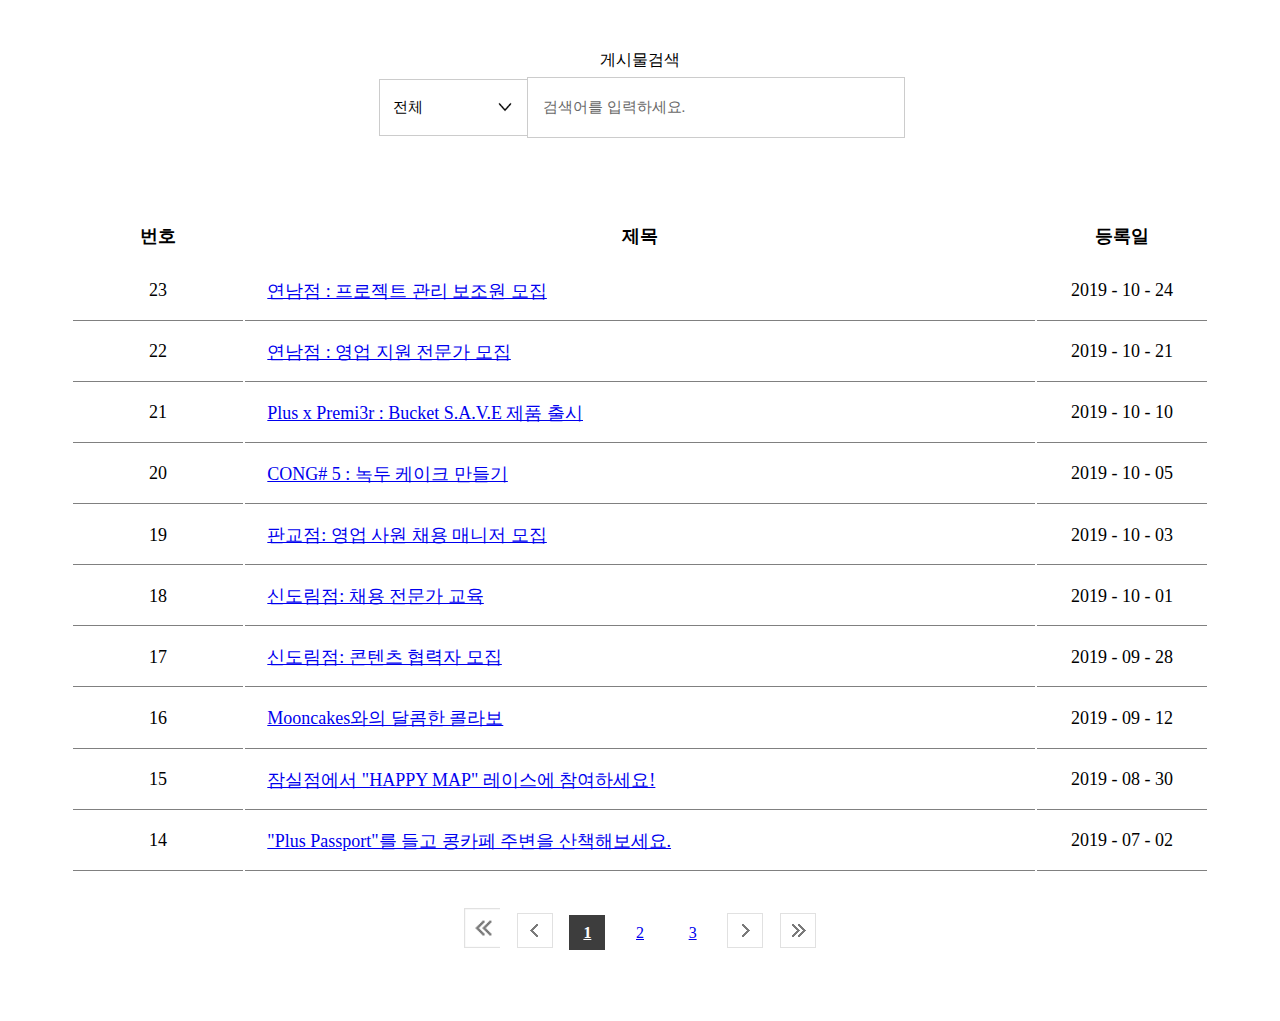
<file: board.html>
<!DOCTYPE html>
<html lang="ko">
<head>
    <meta charset="UTF-8">
    <title>공지사항</title>
    <meta name="viewport" content="width=device-width , initial-scale=1.0">
    <style>
section {position: relative; width: 100%;}

#section_1 {position: relative; width: 100%; margin: 0 auto; max-width: 1400px; margin-top: 50px;}
	
#section_1 .searchbox {width: 100%; margin: 0 auto; text-align: center; margin-bottom: 5%; }
#section_1 .searchbox .selectbox {border: 1px solid #ccc; width: 148px; vertical-align: middle; height: 57px; text-indent: 1vw; margin-right: -4px; border-right: 0; font-size: 15px; font-family: 'NanumSquareB'; appearance: none; -moz-appearance: none;
    -webkit-appearance: none; background: url(images/notice_arrow.png) no-repeat; background-size: 16px 18px; background-position: 117px 17px;}
        .text::appearance {padding-right: 50px;}
#section_1 .searchbox .text {width: 30%; border: 1px solid #ccc; font-size: 15px;  color: black; height: 57px;  text-indent: 1vw; vertical-align: middle; font-family: 'NanumSquareB';}
#section_1 .searchbox .text::placeholder {color: #686868;  font-family: 'NanumSquareB'; }
.searcharea .fa-search{cursor: pointer; font-size: 19px; background: #ccc; width: 57px; vertical-align: middle; height: 57px; line-height: 57px; margin-left: -4px;}
fieldset{border: none; margin: 0 auto;}



 
    
#section_1 .news {width: 1200px; margin: 0 auto;}
        #section_1 .news tbody{font-family: 'NanumSquareR';}
#section_1 .news thead {border-top: 3px solid black; border-bottom: 1px solid #c1bfbf;}
#section_1 .news thead tr td {font-family: 'NanumSquareEB'; font-size: 1vw; padding-top: 1.2%; padding-bottom: 1.2%; padding-right: 1%; padding-left: 1%; text-align: center;}
#section_1 .news thead tr td.hnumber {width: 15%; }
#section_1 .news thead tr td.hname {width: 70%;}
#section_1 .news thead tr td.hdate {width: 15%;}
#section_1 .news tbody {margin: 0; padding: 0;}
#section_1 .news tbody tr {}
#section_1 .news tbody tr td {padding-top: 1.5%; padding-bottom: 1.5%;}
#section_1 .news tbody tr td.number {width: 15%; text-align: center; border-bottom: 1px solid #c1bfbf; font-size: 16px;}
#section_1 .news tbody tr td.name {width: 70%; text-align: left; padding-left: 2%; border-bottom: 1px solid #c1bfbf; font-size: 16px;}
#section_1 .news tbody tr td.date {width: 15%; text-align: center; border-bottom: 1px solid #c1bfbf; font-size: 16px;}

#section_1 .page_num {width: 100%; text-align: center; margin: 0 auto; display: inline-block; position: relative; margin-top: 2%; margin-bottom: 5%;}
#section_1 .page_num .front_page {display: inline-block; width: 36px; height: 35px; padding-top: 5px; background: url(images/front.png); position: relative; top: 10px; margin-right: 1%; background-size: cover;}
#section_1 .page_num .prev {display: inline-block; width: 36px; height: 35px; background: url(images/prev.png); position: relative; top: 10px; margin-right: 1%; background-size: cover;}
#section_1 .page_num .num_1 {display: inline-block; width: 36px; height: 35px; line-height: 35px; margin-right: 1%;}
#section_1 .page_num .num_2 {display: inline-block; width: 36px; height: 35px; line-height: 35px; margin-right: 1%;}
#section_1 .page_num .num_3 {display: inline-block; width: 36px; height: 35px; line-height: 35px; margin-right: 1%;}
#section_1 .page_num .next {display: inline-block; width: 36px; height: 35px; background: url(images/next.png); margin-right: 1%; position: relative; top: 10px; background-size: cover;}
#section_1 .page_num .back_page {display: inline-block; width: 36px; height: 35px; background: url(images/back.png); position: relative; top: 10px; background-size: cover;}
.onClick{background: #3d3d3d; font-weight: bold; color: white;}



@media screen and (min-width:1200px) and (max-width:1399px){

	
	
	#section_1 .news {width: 90%; margin: 0 auto;}
	#section_1 .news thead {border-top: 2px solid black; border-bottom: 1px solid grey;}
	#section_1 .news thead tr {}
	#section_1 .news thead tr td {font-weight: bold; font-size: 18px; padding-top: 1%; padding-bottom: 1%; padding-right: 1%; padding-left: 1%; text-align: center;}
	#section_1 .news thead tr td.hnumber {width: 15%;}
	#section_1 .news thead tr td.hname {width: 70%;}
	#section_1 .news thead tr td.hdate {width: 15%;}
	#section_1 .news tbody {margin: 0; padding: 0;}
	#section_1 .news tbody tr {}
	#section_1 .news tbody tr td {padding-top: 1.5%; padding-bottom: 1.5%;}
	#section_1 .news tbody tr td.number {width: 15%; text-align: center; border-bottom: 1px solid grey; font-size: 18px;}
	#section_1 .news tbody tr td.name {width: 70%; text-align: left; padding-left: 2%; border-bottom: 1px solid grey; font-size: 18px;}
	#section_1 .news tbody tr td.date {width: 15%; text-align: center; border-bottom: 1px solid grey; font-size: 18px;}
    
    

}


@media screen and (min-width:800px) and (max-width:1199px){

	

	#section_1 .news {width: 90%; margin: 0 auto;}
	#section_1 .news thead {border-top: 3px solid black; border-bottom: 1px solid grey;}
	#section_1 .news thead tr {}
	#section_1 .news thead tr td {font-weight: bold; font-size: 17px; padding-top: 1%; padding-bottom: 1%; padding-right: 1%; padding-left: 1%; text-align: center;}
	#section_1 .news thead tr td.hnumber {width: 15%;}
	#section_1 .news thead tr td.hname {width: 70%;}
	#section_1 .news thead tr td.hdate {width: 15%;}
	#section_1 .news tbody {margin: 0; padding: 0;}
	#section_1 .news tbody tr {}
	#section_1 .news tbody tr td {padding-top: 1.5%; padding-bottom: 1.5%;}
	#section_1 .news tbody tr td.number {width: 15%; text-align: center; border-bottom: 1px solid grey; font-size: 16px;}
	#section_1 .news tbody tr td.name {width: 70%; text-align: left; padding: 20px; border-bottom: 1px solid grey; font-size: 16px;}
	#section_1 .news tbody tr td.date {width: 15%; text-align: center; border-bottom: 1px solid grey; font-size: 16px;}
    
    #section_1 .page_num .front_page {display: inline-block; width: 25px; height: 24px; padding-top: 5px; background: url(images/front.png); position: relative; top: 10px; margin-right: 1%; background-size: cover;}
    
    #section_1 .page_num .prev {display: inline-block; width: 25px; height: 24px; background: url(images/prev.png); position: relative; top: 10px; margin-right: 1%; background-size: cover;}
    
    #section_1 .page_num .num_1 {display: inline-block; width: 25px; height: 24px; line-height: 24px; margin-right: 1%; position: relative; top: 2px; font-size: 15px;}

    
    #section_1 .page_num .num_2 {display: inline-block; width: 25px; height: 24px; line-height: 24px; margin-right: 1%; position: relative; top: 2px; font-size: 15px;}
    
    #section_1 .page_num .num_3 {display: inline-block; width: 25px; height: 24px; line-height: 24px; margin-right: 1%; position: relative; top: 2px; font-size: 15px;}
    
    
    #section_1 .page_num .next {display: inline-block; width: 25px; height: 24px; background: url(images/next.png); margin-right: 1%; position: relative; top: 10px; background-size: cover;}
    
    #section_1 .page_num .back_page {display: inline-block; width: 25px; height: 24px; background: url(images/back.png); position: relative; top: 10px; background-size: cover;}


}

@media all and (min-width:30px) and (max-width:800px){

    p.new{font-size: 24px;}
    #section_1 .searchbox .selectbox{height: 45px; text-indent: 3vw; font-size: 12px; background-size: 15px 17px; background-position: 117px 13px;}
    #section_1 .searchbox .text{height: 45px; font-size: 12px;}
    #section_1 .fa-search{font-size: 17px; width: 45px; height: 45px; line-height: 45px;}
	#section_1 .news {width: 90%; margin: 0 auto;}
	#section_1 .news thead {border-top: 3px solid black; border-bottom: 1px solid grey;}
	#section_1 .news thead tr {}
	#section_1 .news thead tr td {font-weight: bold; font-size: 14px; padding: 8px; text-align: center;}
	#section_1 .news thead tr td.hnumber {width: 15%;}
	#section_1 .news thead tr td.hname {width: 70%;}
	#section_1 .news thead tr td.hdate {width: 15%;}
	#section_1 .news tbody {margin: 0; padding: 0;}
	#section_1 .news tbody tr {}
	#section_1 .news tbody tr td {padding-top: 5%; padding-bottom: 5%;}
	#section_1 .news tbody tr td.number {width: 13%; text-align: center; border-bottom: 1px solid grey; font-size: 14px;}
	#section_1 .news tbody tr td.name {width: 70%; text-align: left; padding-left: 2%; border-bottom: 1px solid grey; font-size: 14px; padding-right: 2%;}
	#section_1 .news tbody tr td.date {width: 17%; text-align: center; border-bottom: 1px solid grey; font-size: 14px;}
    
    #section_1 .page_num .front_page {display: inline-block; width: 25px; height: 24px; padding-top: 5px; background: url(images/front.png); position: relative; top: 10px; margin-right: 1%; background-size: cover;}
    
    #section_1 .page_num .prev {display: inline-block; width: 25px; height: 24px; background: url(images/prev.png); position: relative; top: 10px; margin-right: 1%; background-size: cover;}
    
    #section_1 .page_num .num_1 {display: inline-block; width: 25px; height: 24px; line-height: 24px; margin-right: 1%; position: relative; top: 2px; font-size: 14px;}
    
    #section_1 .page_num .num_2 {display: inline-block; width: 25px; height: 24px; line-height: 24px; margin-right: 1%; position: relative; top: 2px; font-size: 14px;}
    
    #section_1 .page_num .num_3 {display: inline-block; width: 25px; height: 24px; line-height: 24px; margin-right: 1%; position: relative; top: 2px; font-size: 14px;}
    
    
    #section_1 .page_num .next {display: inline-block; width: 25px; height: 24px; background: url(images/next.png); margin-right: 1%; position: relative; top: 10px; background-size: cover;}
    
    #section_1 .page_num .back_page {display: inline-block; width: 25px; height: 24px; background: url(images/back.png); position: relative; top: 10px; background-size: cover;}
	
}
    </style>
    
    <script type="text/javascript" src="js/jquery-3.4.1.min.js"></script>
    
    <script>
    $(function(){
        var i=0;
        console.log($("table").index());
        $(".n1").show();
        $(".num_1").addClass("onClick");
        $(".num_2").removeClass("onClick");
        $(".num_3").removeClass("onClick");
        $(".n2").hide();
        $(".n3").hide();
        
        $(".front_page").click(function(e){
            e.preventDefault();
            $(".n1").show();
            $(".num_1").addClass("onClick");
            $(".num_2").removeClass("onClick");
            $(".num_3").removeClass("onClick");
            $(".n2").hide();
            $(".n3").hide();
        });
        
        $(".prev").click(function(e){
            e.preventDefault();
            switch(i){
                case 1:
                    i = 0;
                    $(".n1").show();
                    $(".num_1").addClass("onClick");
                    $(".num_2").removeClass("onClick");
                    $(".num_3").removeClass("onClick");
                    $(".n2").hide();
                    $(".n3").hide();
                    break;
                case 2:
                    i = 1;
                    $(".n2").show();
                    $(".num_2").addClass("onClick");
                    $(".num_1").removeClass("onClick");
                    $(".num_3").removeClass("onClick");
                    $(".n1").hide();
                    $(".n3").hide();
                    break;
                case 3:
                    i = 2;
                    $(".n3").show();
                    $(".num_3").addClass("onClick");
                    $(".num_1").removeClass("onClick");
                    $(".num_2").removeClass("onClick");
                    $(".n1").hide();
                    $(".n2").hide();
                    break;

            }
                    
        });
        
        $(".num_1").click(function(e){
            e.preventDefault();
            i = 0;
            $(".n1").show();
            $(".num_1").addClass("onClick");
            $(".num_2").removeClass("onClick");
            $(".num_3").removeClass("onClick");
            $(".n2").hide();
            $(".n3").hide();
        });
        $(".num_2").click(function(e){
            e.preventDefault();
            i = 1;
            $(".n2").show();
            $(".num_2").addClass("onClick");
            $(".num_1").removeClass("onClick");
            $(".num_3").removeClass("onClick");
            $(".n1").hide();
            $(".n3").hide();
        });
        $(".num_3").click(function(e){
            e.preventDefault();
            i = 2;
            $(".n3").show();
            $(".num_3").addClass("onClick");
            $(".num_1").removeClass("onClick");
            $(".num_2").removeClass("onClick");
            $(".n1").hide();
            $(".n2").hide();
        });

        
        $(".next").click(function(e){
            e.preventDefault();
            switch(i){
                case 0:
                    i = 1;
                    $(".n2").show();
                    $(".num_2").addClass("onClick");
                    $(".num_1").removeClass("onClick");
                    $(".num_3").removeClass("onClick");
                    $(".n1").hide();
                    $(".n3").hide();
                    break;
                case 1:
                    i = 2;
                    $(".n3").show();
                    $(".num_3").addClass("onClick");
                    $(".num_1").removeClass("onClick");
                    $(".num_2").removeClass("onClick");
                    $(".n1").hide();
                    $(".n2").hide();
                    break;

            }
                    
        });
        
        $(".back_page").click(function(e){
            e.preventDefault();
            $(".n3").show();
            $(".num_3").addClass("onClick");
            $(".num_1").removeClass("onClick");
            $(".num_2").removeClass("onClick");
            $(".n1").hide();
            $(".n2").hide();
        });
    });
        
    </script>
    
    
</head>
<body>
    	<section>		
    		<div id="section_1">
    			<div class="searchbox">
    				<form action="post" class="searcharea">
    					<fieldset>
    						<legend>게시물검색</legend>
    						<select name="select1" id="select1" class="selectbox">
    							<option value>전체</option>
    							<option value="1">제목</option>
    							<option value="2">내용</option>
    						</select>
    						<input type="text" class="text" title="검색어" placeholder="검색어를 입력하세요.">
    						<i class="fa fa-search"></i>
    					</fieldset>
    				</form>
    			</div>
    		
    		
    		
    			
    			<table class="news n1">
    				<thead>
    					<tr>
    						<td class="hnumber">번호</td>
    						<td class="hname">제목</td>
    						<td class="hdate">등록일</td>
    					</tr>
    				</thead>
    				<tbody>
    					<tr>
    						<td class="number">23</td>
    						<td class="name"><a href="#1">연남점 : 프로젝트 관리 보조원 모집</a></td>
    						<td class="date">2019 - 10 - 24</td>
    					</tr>
    					<tr>
    						<td class="number">22</td>
    						<td class="name"><a href="#1">연남점 : 영업 지원 전문가 모집</a></td>
    						<td class="date">2019 - 10 - 21</td>
    					</tr>
    					<tr>
    						<td class="number">21</td>
    						<td class="name"><a href="#1">Plus x Premi3r : Bucket S.A.V.E 제품 출시</a></td>
    						<td class="date">2019 - 10 - 10</td>
    					</tr>
    					<tr>
    						<td class="number">20</td>
    						<td class="name"><a href="#1">CONG# 5 : 녹두 케이크 만들기</a></td>
    						<td class="date">2019 - 10 - 05</td>
    					</tr>
    					<tr>
    						<td class="number">19</td>
    						<td class="name"><a href="#1">판교점: 영업 사원 채용 매니저 모집</a></td>
    						<td class="date">2019 - 10 - 03</td>
    					</tr>
    					<tr>
    						<td class="number">18</td>
    						<td class="name"><a href="#1">신도림점: 채용 전문가 교육</a></td>
    						<td class="date">2019 - 10 - 01</td>
    					</tr>
    					<tr>
    						<td class="number">17</td>
    						<td class="name"><a href="#1">신도림점: 콘텐츠 협력자 모집</a></td>
    						<td class="date">2019 - 09 - 28</td>
    					</tr>
    					<tr>
    						<td class="number">16</td>
    						<td class="name"><a href="#1">Mooncakes와의 달콤한 콜라보</a></td>
    						<td class="date">2019 - 09 - 12</td>
    					</tr>
    					<tr>
    						<td class="number">15</td>
    						<td class="name"><a href="#1">잠실점에서 "HAPPY MAP" 레이스에 참여하세요!</a></td>
    						<td class="date">2019 - 08 - 30</td>
    					</tr>
    					<tr>
    						<td class="number">14</td>
    						<td class="name"><a href="#1">"Plus Passport"를 들고 콩카페 주변을 산책해보세요.</a></td>
    						<td class="date">2019 - 07 - 02</td>
    					</tr>
    				</tbody>
    			</table>
    			
    			<table class="news n2">
    				<thead>
    					<tr>
    						<td class="hnumber">번호</td>
    						<td class="hname">제목</td>
    						<td class="hdate">등록일</td>
    					</tr>
    				</thead>
    				<tbody>
    					<tr>
    						<td class="number">13</td>
    						<td class="name"><a href="#1">새로운 로열티 카드로 포인트 적립 받으세요!</a></td>
    						<td class="date">2019 - 06 - 30</td>
    					</tr>
    					<tr>
    						<td class="number">12</td>
    						<td class="name"><a href="#1">'두리안 코코넛 스무디', '코코넛 민트' 출시</a></td>
    						<td class="date">2019 - 06 - 15</td>
    					</tr>
    					<tr>
    						<td class="number">11</td>
    						<td class="name"><a href="#1">행복한 어린이 날, 콩카페에서 의미있는 선물 받기</a></td>
    						<td class="date">2019 - 05 - 01</td>
    					</tr>
    					<tr>
    						<td class="number">10</td>
    						<td class="name"><a href="#1">콩카페, "Take away"모델 출시</a></td>
    						<td class="date">2019 - 04 - 29</td>
    					</tr>
    					<tr>
    						<td class="number">9</td>
    						<td class="name"><a href="#1">Plus Green : 지구의 날에 패브릭 스트랩 제공</a></td>
    						<td class="date">2019 - 04 - 15</td>
    					</tr>
    					<tr>
    						<td class="number">8</td>
    						<td class="name"><a href="#1">판교, 향수를 불러일으키는 커피 한 방울</a></td>
    						<td class="date">2019 - 04 - 04</td>
    					</tr>
    					<tr>
    						<td class="number">7</td>
    						<td class="name"><a href="#1">캠페인 출시 "오래, 영원히"</a></td>
    						<td class="date">2019 - 03 - 25</td>
    					</tr>
    					<tr>
    						<td class="number">6</td>
    						<td class="name"><a href="#1">봄 투어 'PASSPORT PLUS'</a></td>
    						<td class="date">2019 - 03 - 04</td>
    					</tr>
    					<tr>
    						<td class="number">5</td>
    						<td class="name"><a href="#1">신메뉴 "레몬 망고 차" 출시</a></td>
    						<td class="date">2019 - 01 - 23</td>
    					</tr>
    					<tr>
    						<td class="number">4</td>
    						<td class="name"><a href="#1">'FRESH-HONG-FUN' 기념품 선물 세트</a></td>
    						<td class="date">2018 - 11 - 11</td>
    					</tr>
    				</tbody>
    			</table>
    			
    			<table class="news n3">
    				<thead>
    					<tr>
    						<td class="hnumber">번호</td>
    						<td class="hname">제목</td>
    						<td class="hdate">등록일</td>
    					</tr>
    				</thead>
    				<tbody>
    					<tr>
    						<td class="number">3</td>
    						<td class="name"><a href="#1">베트남항공 타GO
베트남 콩카페 로 GO!</a></td>
    						<td class="date">2018 - 09 - 11</td>
    					</tr>
    					<tr>
    						<td class="number">2</td>
    						<td class="name"><a href="#1">콩카페 1호점 오픈 기념 퀴즈 이벤트</a></td>
    						<td class="date">2018 - 08 - 02</td>
    					</tr>
    					<tr>
    						<td class="number">1</td>
    						<td class="name"><a href="#1">콩카페가 연남동으로 찾아갑니다!</a></td>
    						<td class="date">2018 - 07 - 20</td>
    					</tr>
    				</tbody>
    			</table>
    					
    			
    			
    			<div class="page_num">
    				<a href="#" class="front_page">
    				</a>
    				<a href="#" class="prev">
    				</a>
    				<a href="#" class="num_1">1</a>
    				<a href="#" class="num_2">2</a>
    				<a href="#" class="num_3">3</a>
    				<a href="#" class="next">
    				</a>
    				<a href="#" class="back_page">
    				</a>
    			</div>
    		</div>
    	</section>
	
	
	
</body>
</html>
</file>
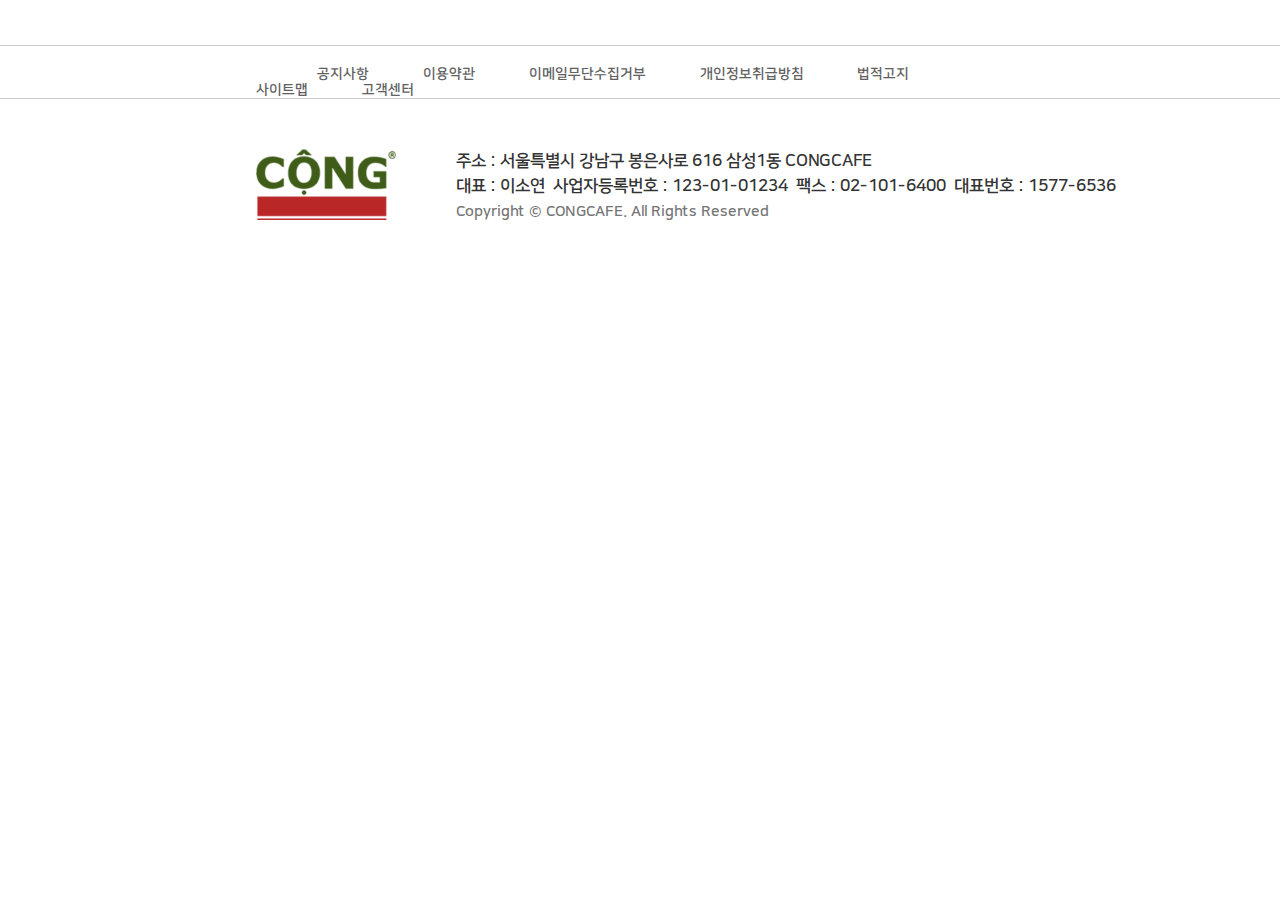
<file: footer.html>
<!DOCTYPE html>
<html lang="ko">
<head>
  <meta charset="utf-8">
  <title>콩카페</title>
  <meta name="viewport" content="width=device-width, initial-scale=1, minimum-scale=1, maximum-scale=1">
  <link rel="stylesheet" href="css/index.css">
  <script src="js/jquery-3.4.1.min.js"></script>
    <script>
       

    </script>
    
    <style>
footer{clear: both; width: 100%; height: 200px; padding-top: 35px;}
#footer{width: 60%; margin: 0 auto;}
.footer_m{text-align: center; padding-top: 20px; padding-bottom: 20px;}
.footer_m>ul>li{float: left; margin-right: 7%; display: block; color:#616161; font-size: 14px;}
.footer_m>ul>li:hover{color: #3f5d18}
.footer_m>ul>li:nth-child(1){margin-left: 8%;}
.footer_m>ul>li:nth-child(7){margin-right: 0;}
.footer_line{clear: both; height: 1px; width: 100%; background: #cccccc; margin-top: 10px;}
.footer_logo{background:url(images/logo.png) no-repeat; width: 200px; height: 100px; background-size: 70%; position: absolute; margin-top: 50px; margin-bottom: 20px;}
address{font-style: normal; margin-top:50px; font-size: 17px; position: absolute; margin-left: 200px; line-height: 25px;}
address>p{color:#757575; font-size: 15px; }
    </style>
  
</head>
<body>
    <footer>
        <div class="footer_line"></div>
        <div id="footer">

            <div class="footer_m">
                <ul>
                    <li><a href="#">공지사항</a></li>
                    <li><a href="#">이용약관</a></li>
                    <li><a href="#">이메일무단수집거부</a></li>
                    <li><a href="#">개인정보취급방침</a></li>
                    <li><a href="#">법적고지</a></li>
                    <li><a href="#">사이트맵</a></li>
                    <li><a href="#">고객센터</a></li>
                </ul>
            </div>   
        </div>
        <div class="footer_line ex2"></div>
        <div id="footer">
            <div class="footer_logo"></div>
            <address>주소 : 서울특별시 강남구 봉은사로 616 삼성1동 CONGCAFE<br>
            대표 : 이소연 &nbsp;사업자등록번호 : 123-01-01234 &nbsp;팩스 : 02-101-6400 &nbsp;대표번호 : 1577-6536<br>
            <p class="strong">Copyright &copy; CONGCAFE. All Rights Reserved</p>
            </address>
        </div>
    </footer>

  
</body>
</html>
</file>
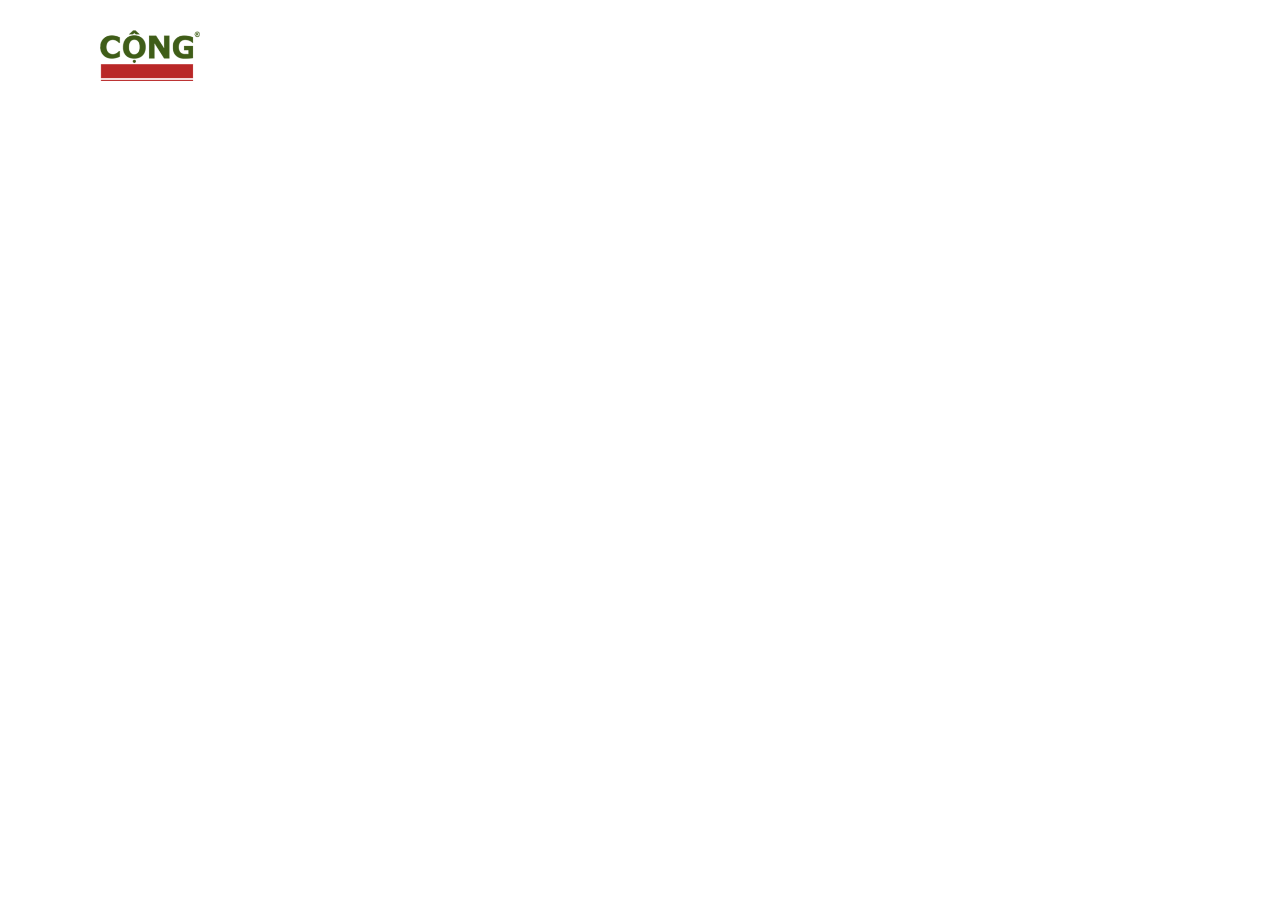
<file: header.html>
<!DOCTYPE html>
<html lang="ko">
<head>
  <meta charset="utf-8">
  <title>콩카페</title>
  <meta name="viewport" content="width=device-width, initial-scale=1, minimum-scale=1, maximum-scale=1">
  <link rel="stylesheet" href="css/index.css">
  <script src="js/jquery-3.4.1.min.js"></script>
    <script>
           $(function(){

       
      //menu
           $("#menu>ul>li").hover(function(){
               var i=$(this).index();
               $("ul.sub").stop().fadeIn(400);
               $("header").css({"height":"230px"});
               $("#right_menu").css({"color":"black"});
               $("#menu>ul").css({"color":"#252525"});
               $("#menu>ul>li>.t_line").css({"color":"#4d6205"});
           },function(){
               $("ul.sub").stop().fadeOut(100);
               $("header").css({"height":"0px"});
               $("#right_menu").css({"color":"white"});
               $("#menu>ul").css({"color":"white"});
               $("#menu>ul>li>.t_line").css({"color":"white"});
           });
            
            
           $(".menu_icon").click(function(){
              $("#slide_menu").stop().show(300); 
           });
            
           $(".close_bt").click(function(){
              $("#slide_menu").stop().hide(200);
           });
            
                
            $("#slide_menu>ul>li.cong").click(function(){
                 var onCheck = $(this).children("#slide_menu>ul>li>a").hasClass("on");
                  
                  if(onCheck){
                      $(this).children("#slide_menu>ul>li>a").removeClass("on");
                      $(this).siblings("ul.slide").hide();
                  }
                  else{
                      $("#slide_menu>ul>li>a").addClass("on");
                      $(this).siblings("ul.slide").show();
                  }
              });
        //menu 햄버거 슬라이드 업다운
    var isOn=0;
    var current=10;
    $("#slide_menu> ul > li ").click(function(){
        var i = $(this).index();
        if (isOn == 1){
            current = 10;
        }
        console.log("i:"+ i+"current:"+current+ "isOn:"+isOn);
        if (current != i){
            $("#m_menu > #m_bg_menu > .m_btm_menu > ul > li > .m_sub").stop().slideUp(function(){
                $("#m_menu > #m_bg_menu > .m_btm_menu > ul > li").css({"background":"url(images/m_menu_down.png) 93% 15px no-repeat", "background-size": "25px 25px"});
            });

            $("#m_menu > #m_bg_menu > .m_btm_menu > ul > li > a").eq(i).css({"color":"#39528a", "font-weight":"bold", "font-family":"NanumSquareEB"});

            $("#m_menu > #m_bg_menu > .m_btm_menu > ul > li > .m_sub").eq(i).stop().slideDown(function(){
                $("#m_menu > #m_bg_menu > .m_btm_menu > ul > li").eq(i).css({"background":"url(images/m_menu_up.png) 93% 15px no-repeat", "background-size": "25px 25px"});
                isOn = 2;
            });
        } else {
             $("#m_menu > #m_bg_menu > .m_btm_menu > ul > li > .m_sub").stop().slideUp(function(){
                $("#m_menu > #m_bg_menu > .m_btm_menu > ul > li").css({"background":"url(images/m_menu_down.png) 93% 15px no-repeat", "background-size": "25px 25px"});
                 isOn= 1;
            });
        }
        current = i;
    });  
       });

    </script>
    
    <style>
        /*header*/
header{position:absolute; height:0; background:  white; width: 100%; margin: 0 auto; z-index: 1111; transition: 0.5s; color: white;}
#logo{float: left; position: relative; margin-left: 100px;}

/*메뉴바*/
#menu{width: 100%;  margin: 0 auto; font-family:'NanumSquareEB'; padding-top: 30px;}
#menu>ul{max-width: 1200px; margin: 0 auto; padding-left: 50px; color: white; font-size: 19px;}
#menu>ul:after{content: ""; display: block; clear: both;}
#menu>ul>li{float: left; text-align: center; width: 20%; margin: 0 auto; line-height: 40px; }
.hidden{color: white; visibility: hidden}
ul.sub{width: 100%; position: relative; display: none; left: 0; border-right: 1px solid #e5e5e5;font-family: 'NanumSquareB';}
ul#line{border-left: 1px solid #dddddd;}
ul.sub:after{content: ""; display: block; clear: both;}
ul.sub>li{float: left; width: 100%;}
ul.sub>li>a{display: block; text-align: center; padding: 5px 10px;}
.t_line{display:inline-block; margin:0; text-transform:uppercase;}
.t_line:after {display:block; content: ''; border-bottom: solid 3px #4d6205;  transform: scaleX(0); transition: transform 250ms ease-in-out;}
.t_line:hover:after { transform: scaleX(1); }
#right_menu{position: absolute; right: 100px; margin-top: 10px; top: 0;font-family: 'NanumSquareR'; color: white; padding-top: 30px;}
#right_menu>ul>li{float: left}
#right_menu>.menu_icon{float: left; display: none; margin-right: -50px;}

/*slide 메뉴바*/
#slide_menu{position: fixed; background:url(images/stamp-cong.png) no-repeat #425805; background-position: 100% 95%; background-size:50%; color: white; display: none; width: 80%; right: 0; height: 100%; z-index: 1111;}
#slide_menu>ul{margin: 20px;}
#slide_menu>ul>li{padding: 20px; width: 100%; font-size: 18px; font-family: 'NanumSquareB'; }
.close_bt{position: absolute; left: -50px; padding: 20px; background: #2a350a; width: 50px;}




.accordion{width:100%;padding:18px;border:none;border-bottom:1px solid #ced4da;outline:none;background:none;color:white;font-size:15px;text-align:left;cursor:pointer;transition:0.4s;font-family: 'NanumSquareEB';font-size: 18px}
button:hover{color: #131902;}
.accordion:first-child{border-top:1px solid #ced4da;}
.active, .accordion:hover{}
.accordion:after{float:right;margin-left:5px;content:'\002B';color:white;font-weight:bold;}
.active:after{content:"\2212";}
.panel{max-height:0;padding:0 18px;overflow:hidden;background:none; transition:max-height 0.2s ease-out;font-family: 'NanumSquareB'; font-size: 18px;}
.panel>p{margin-top: 20px;color:#d2d8bd}
.panel>p:nth-child(1){margin-top: 30px; margin-bottom: 30px;}
.panel>p:nth-child(2){margin-bottom: 30px;}
    </style>
  
</head>
<body>
    <header>

        <div id="menu">
        <div id="logo">
            <h1>
                <a href="index.html"><img src="images/logo.png" alt="콩카페" width="100px"></a>
            </h1>
        </div>
        <ul>
            <li><a href="sub-1.html" class="t_line">CONGCAFE</a>
                <ul id="line" class="sub">
                    <li><a href="sub-1.html">브랜드소개</a></li> 
                    <li class="hidden"><a href="#">.</a></li>   
                </ul>
            </li>
            <li><a href="sub-2.html" class="t_line">COFFEE</a>
                <ul class="sub">
                    <li><a href="sub-2.html">커피스토리</a></li> 
                    <li class="hidden"><a href="#">.</a></li>   
                </ul>
            </li>
            <li><a href="sub-3.html" class="t_line">NEWS</a>
                <ul class="sub">
                    <li><a href="sub-3.html">미디어</a></li>
                    <li class="hidden"><a href="#">.</a></li>   
                </ul>
            </li>
            <li><a href="sub-4.html" class="t_line">STORE</a>
                <ul class="sub">
                    <li><a href="sub-4.html">매장안내</a></li>
                    <li><a href="#">매장찾기</a></li>   
                </ul>
            </li>
            <li><a href="sub-5.html" class="t_line">COMMUNITY</a>
                <ul class="sub">
                    <li><a href="sub-5.html">공지사항</a></li>
                    <li><a href="#">SNS스토리</a></li>   
                </ul>
            </li>
        </ul>
        

        
        <div id="right_menu">
          <div class="menu_icon">
              <a href="#"><img src="images/menu-icon.png" alt="메뉴" width="40px"></a>
          </div>
           <ul>
               <li><a href="login.html">로그인</a></li>
               <li>&nbsp;&nbsp;&nbsp;|&nbsp;&nbsp;&nbsp;</li>
               <li><a href="join.html">회원가입</a></li>
           </ul>
       </div>
    </div>
    

        </header>
    

    
    <div id="slide_menu">
          <div class="close_bt">
                <a href="#">X</a>
            </div>
          <ul>
                <li>
                   <a href="login.html">로그인</a>
                    <a href="#">&nbsp;&nbsp;&nbsp;|&nbsp;&nbsp;&nbsp;</a>
                    <a href="join.html">회원가입</a>
                </li>
                       <button class="accordion">CONGCAFE</button>
                       <div class="panel">
                         <p><a href="sub-1.html">- 브랜드소개</a></p>
                       </div>
                       
                       <button class="accordion">COFFEE</button>
                       <div class="panel">
                         <p><a href="sub-2.html">- 커피스토리</a></p>
                       </div>
                       
                       <button class="accordion">NEWS</button>
                       <div class="panel">
                         <p><a href="sub-3.html">- 미디어</a></p>
                       </div>
                       
                       <button class="accordion">STORE</button>
                       <div class="panel">
                         <p><a href="sub-4.html">- 매장안내</a></p>
                         <p><a href="#">- 매장찾기</a></p>
                       </div>
                       
                       <button class="accordion">COMMUNITY</button>
                       <div class="panel">
                         <p><a href="sub-5.html">- 공지사항</a></p>
                         <p><a href="#">- SNS스토리</a></p>
                       </div>
           </ul>
    </div>
    
    <script>
    var acc = document.getElementsByClassName("accordion");
  var i;
for (i = 0; i < acc.length; i++) {
  acc[i].addEventListener("click", function() {
  this.classList.toggle("active");
  var panel = this.nextElementSibling;
  if (panel.style.maxHeight){
  panel.style.maxHeight = null;
  } else {
  panel.style.maxHeight = panel.scrollHeight + "px";
  }
  });
  } </script>
    

  
</body>
</html>
</file>
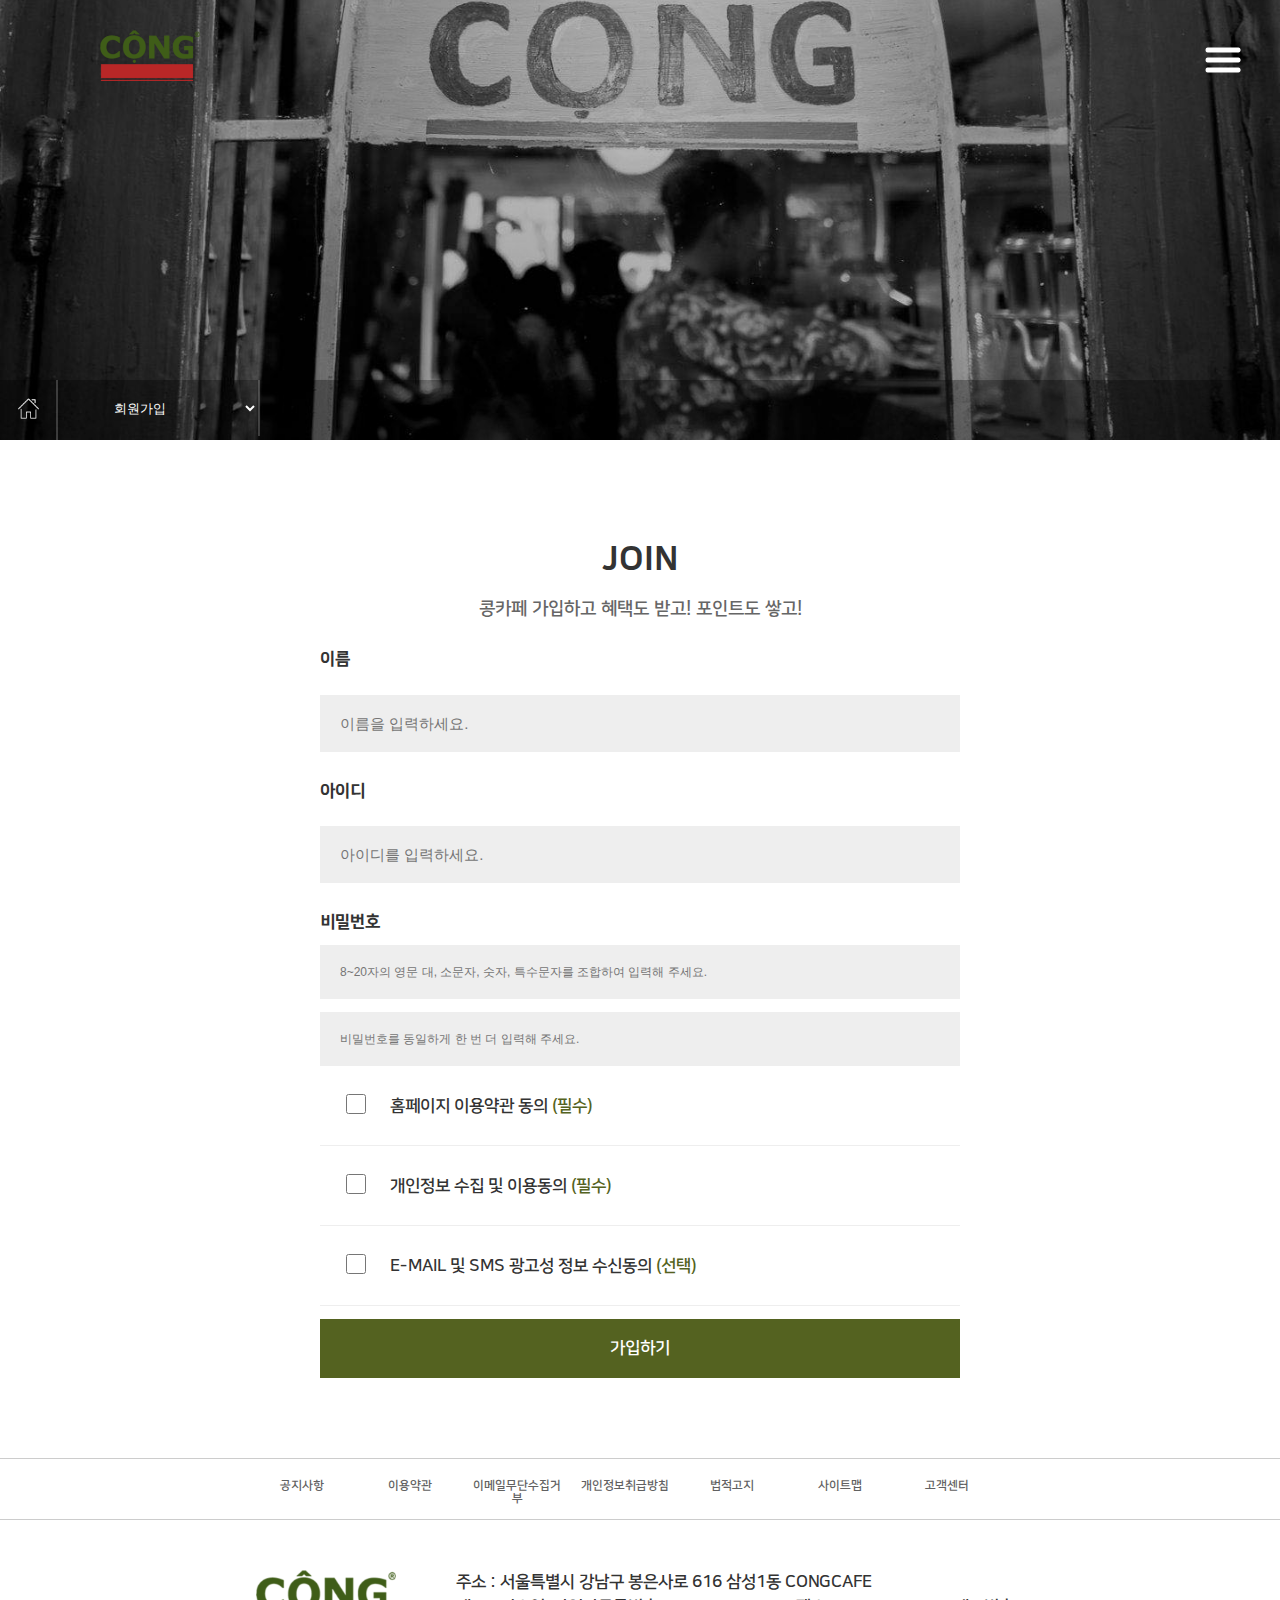
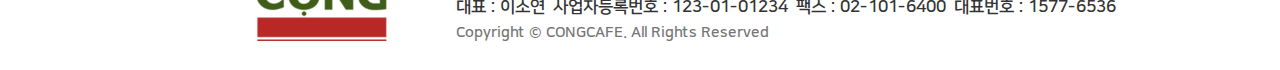
<file: join.html>
<!DOCTYPE html>
<html lang="ko">
<head>
  <meta charset="utf-8">
  <title>콩카페</title>
  <meta name="viewport" content="width=device-width, initial-scale=1, minimum-scale=1, maximum-scale=1">
  <link rel="stylesheet" href="css/join.css">
  <link rel="stylesheet" href="css/animate.css">
  <link rel="stylesheet" href="css/aos.css">
    <script src="js/jquery-3.4.1.min.js"></script>
    <link rel="stylesheet" href="https://cdnjs.cloudflare.com/ajax/libs/font-awesome/5.8.2/css/all.min.css" />  
   
   
    
    
    <script>
        $(function(){
            $("header").load("header.html");
            $("footer").load("footer.html");
            $("#board").load("board.html");
    
    $('.check_main_txt').click(function(){
				$('.agree').slideUp();
				$(this).next().slideDown();
			});
            
    //scorll-Top        
       $(window).scroll(function(){
                if($(this).scrollTop()>=500){
                    $("#top").fadeIn();
                    
                }else{
                    $("#top").fadeOut();
                }
            });
            $("#top").click(function(){
                $('html,body').animate({scrollTop:0},1000);
            });
   

       });
    
        
          
    </script>

    <style>
@media all and (max-width:1610px){ 
    #menu>ul{width: 65%; padding-left: 200px; }
} 
@media all and (max-width:1588px){ 
    .footer_m>ul>li:nth-child(1){margin-left: 2% !important}
} 
@media all and (max-width:1500px){ 
    #menu>ul{width: 50%; padding-left: 200px; }
}   
@media all and (min-width:768px) and (max-width:1499px){
    #menu>ul{display:none;}
    #right_menu{right: 77px !important;}
    #right_menu>ul{display: none;}
    #right_menu>.menu_icon{display: block !important;}
    #logo{margin-left: 50px;}
    .main_col{margin: 0 !important; margin-left: 7% !important;}
    .col{width: 20%; margin-right: 0 !important;}
    .back>.inner>p{font-size: 15px;}
    .check_main_txt{font-size: 17px;}
    input.password{font-size: 12px;}
    .join-inbox{width: 100%;}
    .footer_m>ul>li{margin-right: 2% !important; width: 12% !important; font-size: 12px !important;}
    .footer_m>ul>li:nth-child(1){margin-left: 0 !important}
    .footer_m{padding-bottom: 30px !important;}
}
@media screen and (max-width:767px){
    #menu>ul{display: none;}
    #right_menu{right: 88px !important;}
    #right_menu>ul{display: none;}
    #logo{margin-left: 25px !important;}
    #right_menu>.menu_icon{display: block !important ;}
    #right_menu{margin-right: -30px;}
    #big_menu{width: 140px !important; margin-left: 20px !important; font-size:12px;}
    #small_menu{width: 140px !important; padding-left: 20px !important; font-size: 12px}
    span.new-sub{font-size: 16px;}
    .join-inbox{width: 100%; margin: 0;}
    input.name{width: 95%; margin-left: 2%; font-size: 13px;}
    input.id{width: 95%; margin-left: 2%; font-size: 13px;}
    input.password{width: 95%; margin-left: 2%; font-size: 11px;}
    .form>p.name{margin-left: 2%;}
    .form>p.id{margin-left: 2%;}
    .form>p.password{margin-left: 2%;}
    .check_box{width: 100%; margin: 0;}
    .check_main_txt{font-size: 17px;}
    input.join_button{margin-top: 5%; padding: 18px 30px; margin-left: 2%; width: 95%;}
    textarea.agree{padding: 10px; width: 95%; margin-left: 2%;}
    .check_box>.check{display: block;}
    .media_intro{font-size: 30px;}
    
 #top{bottom: 45px !important; right: 25px !important;}
.footer_m{display: none;}
.footer_logo{display: none;} 
#footer{width: 100% !important; text-align: center; padding: 10px;}
footer{padding-top: 20px; width: 100% !important}
.ex2{display: none;}
address{margin-left: 0 !important; position: inherit !important; font-size: 14px !important; margin-top: 20px !important;}
    #keyimage{background-position: 0;}
}
        
    </style>

</head> 
<body>
    <header></header>
    
    
        <div id="keyimage">
           <div class="media_intro">
               <p>회원가입</p>
           </div>         
        </div>
   
        <div class="quick">
            <div class="quick-in">
                <a href="index.html"><div class="home_button"></div></a>
            </div>
            
            <select name="big" id="big_menu">
                <option value="CONGCAFE">회원가입</option>
            </select>
            
        </div>  

        <section id="login">
           <p class="new">JOIN</p>      
           <span class="new-sub">콩카페 가입하고 혜택도 받고! 포인트도 쌓고!</span>    
            
       <div class="join-box">
           <div class="join-inbox">
               <div class="join-input">
                    <form class="form">
                       <p class="name">이름</p>
                       <input type="text" class="name" title="이름" placeholder="이름을 입력하세요.">
                       
                       <p class="id">아이디</p>
                        <input type="text" class="id" title="아이디" placeholder="아이디를 입력하세요.">
<!--                        <p class="id_check"><a href="#1">중복확인</a></p>-->
                        
                       <p class="password">비밀번호</p>
                        <input type="password" class="password" title="비밀번호" placeholder="8~20자의 영문 대, 소문자, 숫자, 특수문자를 조합하여 입력해 주세요.">
                        <input type="password" class="password" title="비밀번호" placeholder="비밀번호를 동일하게 한 번 더 입력해 주세요.">
                        
                    </form>
                   
               <div class="check_box">
                       <input type="checkbox" name="체크박스" class="check" style="width: 20px; height: 20px">
                       <h2 class="check_main_txt">홈페이지 이용약관 동의&nbsp;<span class="must">(필수)</span></h2>
           
               <textarea name="agree" id="agree1" class="agree" rows="10">1. (주)콩카페 코리아(이하 '회사'라고 칭함)에서 운영하는 사이트는 아래와 같은 약관에 동의하는 이용자들에게 제공되는 인터넷서비스로 이용자와 회사의 권리 및 의무를 규정함을 목적으로 합니다.
2. 이용자는 회사가 정한 소정의 등록절차를 걸쳐 '회원 가입' 버튼을 클릭하면 이 약관과 함께 이에 동의하는 것으로 간주합니다.
3. 회사 홈페이지의 모든 자료는 스타벅스 및 자회사, 계열사 혹은 콩카페에 의해 자격을 취득한 기타 이해 관계자에 의한 저작권, 등록의장, 등록상표 또는 기타 지적소유권으로 보호되고 있습니다.
4. 본 사이트에 포함된 자료는 정보목적으로만 제공됩니다. 귀하는 본 사이트의 내용에 대하여 어떤 방법으로도 배포, 출판, 전송, 변경, 전시, 모방작품의 창조 혹은 개발하지 않을 것에 동의하는 것으로 간주되며, 회사의 권한을 보호하고 옹호함은 물론 본 사이트의 자료를 허가 없이 유용함으로써 발생할 수 있는 어떠한 손해도 입히지 않아야 합니다. 허가 없이 사이트의 내용을 유용하는 경우에는 회사와 돌이킬 수 없는 손해를 입힐 수도 있다는 사실을 인지하시기 바랍니다. 이와 같이 인가되지 않은 유용사실에 대하여 회사와 스타벅스는 법적, 재정적으로 가능한 기타 추가적인 배상과 관련한 권한을 가지고 있습니다. 피드백 및 제출자료. 귀하가 제출하는 자료의 내용에 대한 책임은 전적으로 귀하에게 있습니다. 제출자료에 불법, 중상모략, 비난 혹은 비도덕적인 내용이 포함되어서는 안됩니다. 사이트에 저작권, 등록상표권, 사생활권 혹은 기타 사적 권리 혹은 소유권을 포함하는 제삼자의 권리를 침해하는 어떤 자료도 게시하여서는 안됩니다.
5. 이용자의 개인정보 보호 및 보안, 개인정보에 대한 수집, 이용 및 저장과 관련한 관행 및 정책에 대하여는 함께 첨부된 개인정보취급방침에 의합니다.
            </textarea>
             
                    <input type="checkbox" name="체크박스" class="check" style="width: 20px; height: 20px">
                    <h2 class="check_main_txt">개인정보 수집 및 이용동의&nbsp;<span class="must">(필수)</span></h2>
            
            <textarea name="agree" id="agree2" class="agree" rows="10">본인은 (주)콩카페 코리아(이하 ‘회사’라 합니다)가 제공하는 회원 서비스(이하 ‘서비스’라 합니다)를 이용하기 위해, 다음과 같이 ‘회사’가 본인의 개인정보를 수집/이용하고, 개인정보의 취급을 위탁하는 것에 동의합니다. 
1. 관계법령에 의한 개인정보 보존기간
- 서비스이용기록, 접속로그, 접속IP정보 (통신비밀보호법 : 3개월)
- 표시/광고에 관한 기록 (전자상거래법 : 6개월)
- 계약 또는 청약철회 등에 관한 기록 (전자상거래법 : 5년)
- 대금결제 및 재화 등의 공급에 관한 기록 (전자상거래법 : 5년)
- 소비자의 불만 또는 분쟁처리에 관한 기록 (전자상거래법 : 3년)
2. 서비스 이용과정 및 사업 처리과정에서 수집될 수 있는 개인정보의 범위
서비스 이용기록, 접속 로그, 쿠키, 접속IP정보, 결제기록, 이용정지 기록, e-스티커 적립 기록, 통신사 멤버십 카드 번호, 단말기정보(OS종류, PUSH용 토큰, 디바이스 ID), DI

* 쿠키의 경우 구체적인 운영 내역과 설정 거부 방법 등은 본 홈페이지 이용약관 7조에 정하고 있습니다.                  </textarea>
           
            <input type="checkbox" name="체크박스" class="check" style="width: 20px; height: 20px">
            <h2 class="check_main_txt">E-mail 및 SMS 광고성 정보 수신동의&nbsp;<span class="must">(선택)</span></h2>
            
            <textarea name="agree" id="agree3" class="agree" rows="5">수집하는 개인정보는 마케팅, 프로모션, 이벤트, 행사관련 정보 안내 및 제반 마케팅활동, 맞춤형 서비스 제공, 맞춤형 쿠폰 제공, 당사 및 제휴사 상품/서비스 안내 및 권유 등을 위해 사용하며, 회사는 해당 업무를 수행하기 위하여 수탁사를 활용할 수 있고, 이애 대해서는 개인정보 처리방침을 통해 확인 가능합니다.
선택사항에 동의하지 않으셔도 서비스 가입 및 이용이 가능하나, 동의하지 않을 경우 제공 가능한 편의 사항 등이 제한될 수 있습니다.       
         </textarea>
            
             </div>
             <a href="login.html"><input type="submit" class="join_button" title="가입하기" value="가입하기"></a>
         </div>
    </div>
 </div>
        </section>
        
        

    
    <div id="top">
        <img src="images/up-arrow.png" alt="TOP버튼" width="65px">
    </div>
    <footer></footer>
</body>
</html>
</file>
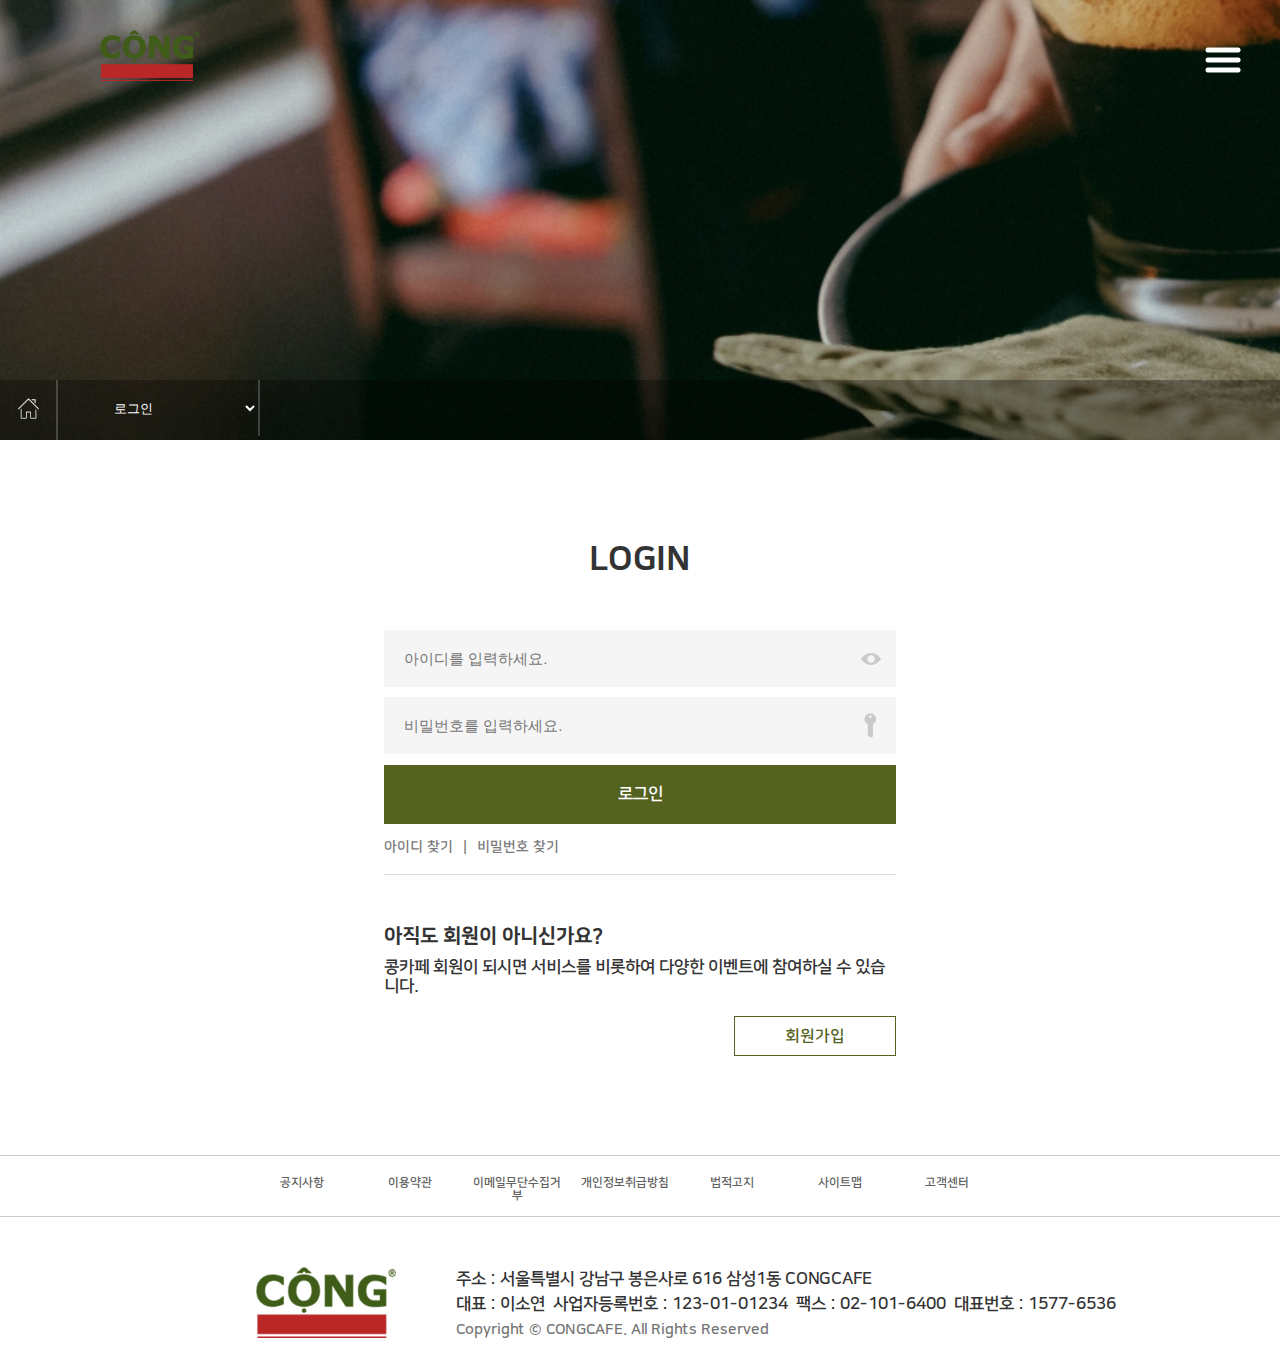
<file: login.html>
<!DOCTYPE html>
<html lang="ko">
<head>
  <meta charset="utf-8">
  <title>콩카페</title>
  <meta name="viewport" content="width=device-width, initial-scale=1, minimum-scale=1, maximum-scale=1">
  <link rel="stylesheet" href="css/login.css">
  <link rel="stylesheet" href="css/animate.css">
  <link rel="stylesheet" href="css/aos.css">
    <script src="js/jquery-3.4.1.min.js"></script>
    <link rel="stylesheet" href="https://cdnjs.cloudflare.com/ajax/libs/font-awesome/5.8.2/css/all.min.css" />  
   
   
    
    
    <script>
        $(function(){
            $("header").load("header.html");
            $("footer").load("footer.html");
            $("#board").load("board.html");

            
    //scorll-Top        
       $(window).scroll(function(){
                if($(this).scrollTop()>=500){
                    $("#top").fadeIn();
                    
                }else{
                    $("#top").fadeOut();
                }
            });
            $("#top").click(function(){
                $('html,body').animate({scrollTop:0},1000);
            });
   

       });
    
        
          
    </script>

    <style>
@media all and (max-width:1610px){ 
    #menu>ul{width: 65%; padding-left: 200px; }
} 
@media all and (max-width:1588px){ 
    .footer_m>ul>li:nth-child(1){margin-left: 2% !important}
}
@media all and (max-width:1500px){ 
        #menu>ul{width: 50%; padding-left: 200px; }
}   
@media all and (min-width:768px) and (max-width:1499px){
    #menu>ul{display:none;}
    #right_menu{right: 77px !important;}
    #right_menu>ul{display: none;}
    #right_menu>.menu_icon{display: block !important;}
    #logo{margin-left: 50px;}
    .main_col{margin: 0 !important; margin-left: 7% !important;}
    .col{width: 20%; margin-right: 0 !important;}
    .back>.inner>p{font-size: 15px;}
    .new-item{width: 90%;}
    .new-item>ul>li{margin-left: 1%;}
    .login-inbox{width: 80%;}
    .footer_m>ul>li{margin-right: 2% !important; width: 12% !important; font-size: 12px !important;}
    .footer_m>ul>li:nth-child(1){margin-left: 0 !important}
    .footer_m{padding-bottom: 30px !important;}
}
@media screen and (max-width:767px){
    #menu>ul{display: none;}
    #right_menu{right: 88px !important;}
    #right_menu>ul{display: none;}
    #logo{margin-left: 25px !important;}
    #right_menu>.menu_icon{display: block !important ;}
    #right_menu{margin-right: -30px;}
    #big_menu{width: 140px !important; margin-left: 20px !important; font-size:12px;}
    #small_menu{width: 140px !important; padding-left: 20px !important; font-size: 12px}
    .login-inbox{width: 95%;}
    input.id{width: 95%; margin-left: 2.5%;}
    input.password{width:95%; margin-left: 2.5%; margin-top: 2%;}
    input.login_button{width: 95%; margin-top: 2%;}
    .find{width: 100%; margin-left: 2.5%;}
    .login_line{width: 95%;}
    .member{width: 95%;}
    p.member_title{font-size: 18px;}
    p.member_ment{font-size: 15px;}
    .media_intro{font-size: 30px;}
#top{bottom: 45px !important; right: 25px !important;}
.footer_m{display: none;}
.footer_logo{display: none;} 
#footer{width: 100% !important; text-align: center; padding: 10px;}
footer{padding-top: 20px; width: 100% !important}
.ex2{display: none;}
address{margin-left: 0 !important; position: inherit !important; font-size: 14px !important; margin-top: 20px !important;}
    #keyimage{background-position: 0;}
}
        
    </style>

</head> 
<body>
    <header></header>
    
    
        <div id="keyimage">
           <div class="media_intro">
               <p>로그인</p>
           </div>         
        </div>
   
        <div class="quick">
            <div class="quick-in">
                <a href="index.html"><div class="home_button"></div></a>
            </div>
            
            <select name="big" id="big_menu">
                <option value="CONGCAFE">로그인</option>
            </select>
            
        </div>  

        <section id="login">
           <p class="new">LOGIN</p>      

       <div class="login-box">
           <div class="login-inbox">
               <div class="login-input">
                    <form class="form">
                        <input type="text" class="id" title="아이디 입력" placeholder="아이디를 입력하세요.">
                        <input type="password" class="password" title="비밀번호 입력" placeholder="비밀번호를 입력하세요.">
                        <input type="submit" class="login_button" title="로그인" value="로그인">
                    </form>
                    
                    <div class="find">
                        <ul>
                            <li><a href="#1">아이디 찾기</a></li>
                            <li>|</li>
                            <li><a href="#2">비밀번호 찾기</a></li>
                        </ul>
                    </div>
                    
                    <div class="login_line"></div>
                    <div class="member">
                        <p class="member_title">아직도 회원이 아니신가요?</p>
                        <p class="member_ment">콩카페 회원이 되시면 서비스를 비롯하여 다양한 이벤트에 참여하실 수 있습니다.</p>
                        <a href="join.html"><button class="join" title="회원가입">회원가입</button></a>
                    </div>
               </div>
           </div>
       </div>
        </section>
        
        

    
    <div id="top">
        <img src="images/up-arrow.png" alt="TOP버튼" width="65px">
    </div>
    <footer></footer>
</body>
</html>
</file>
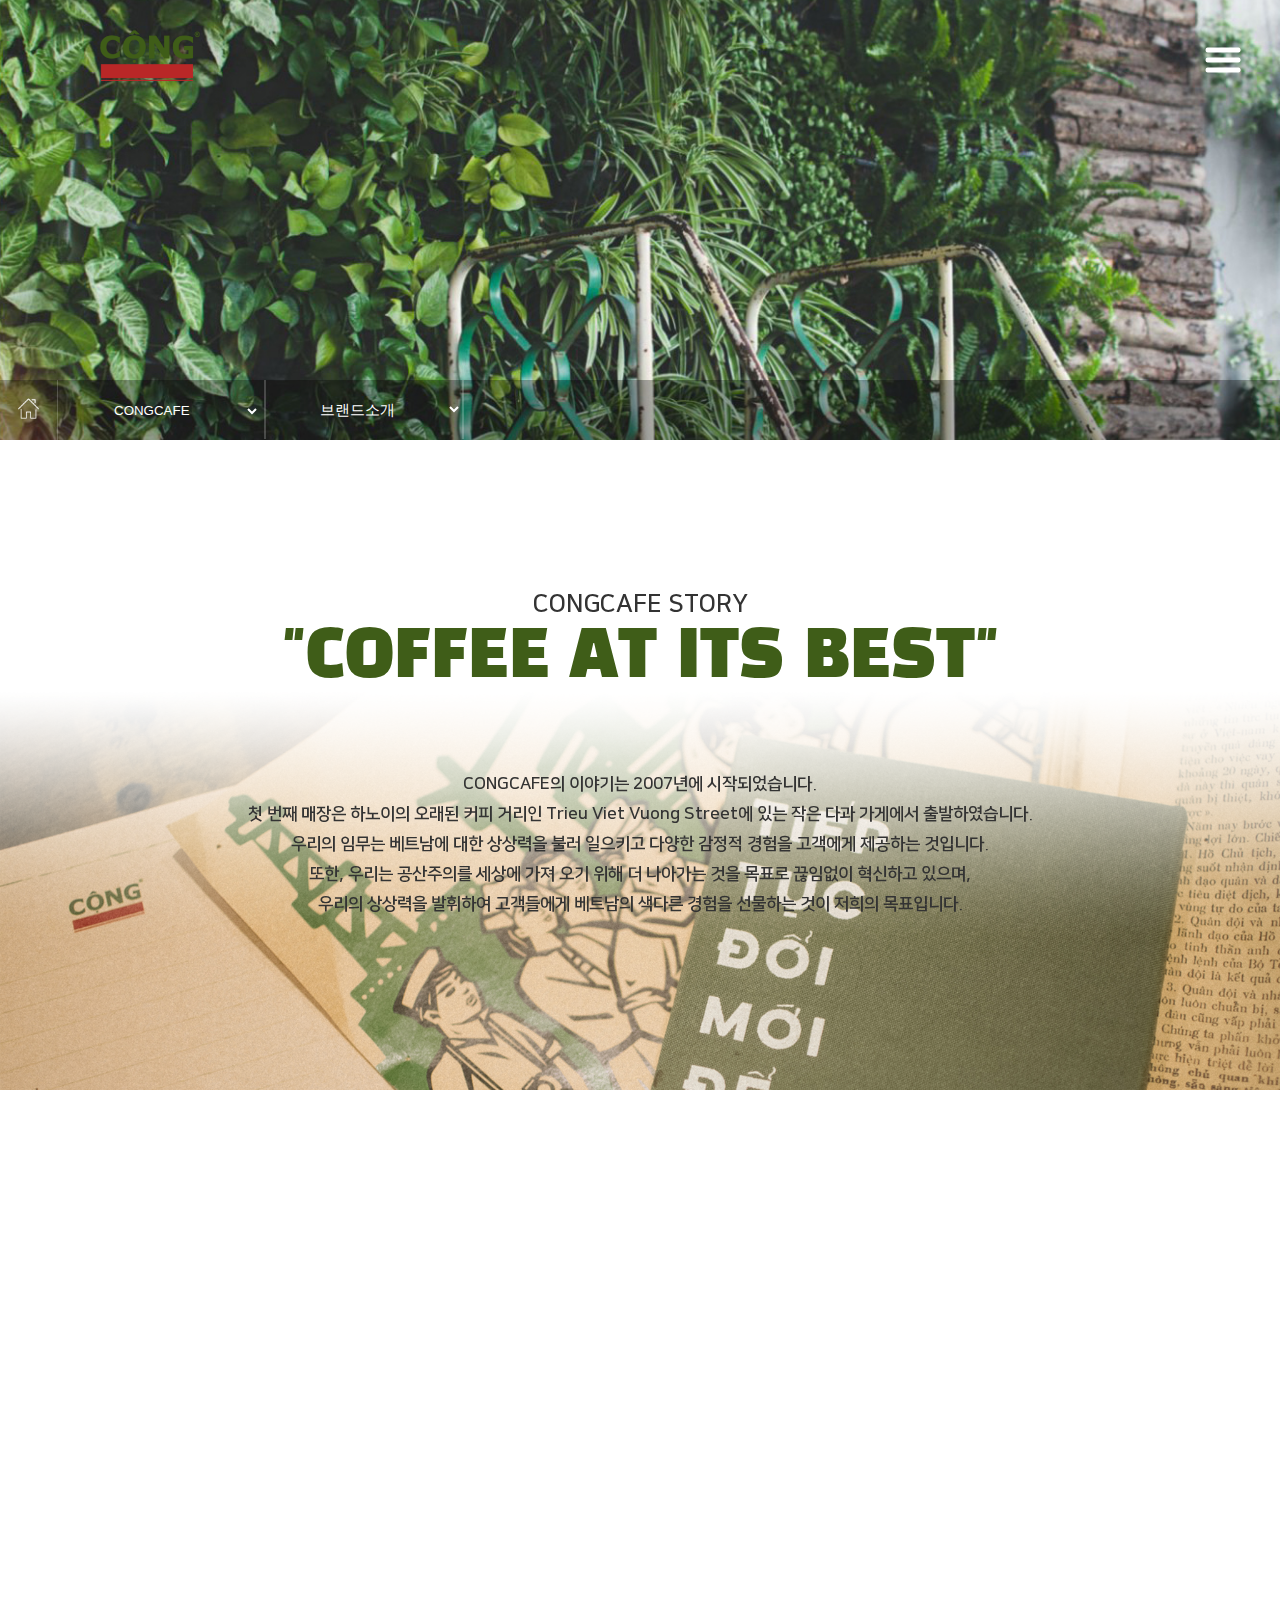
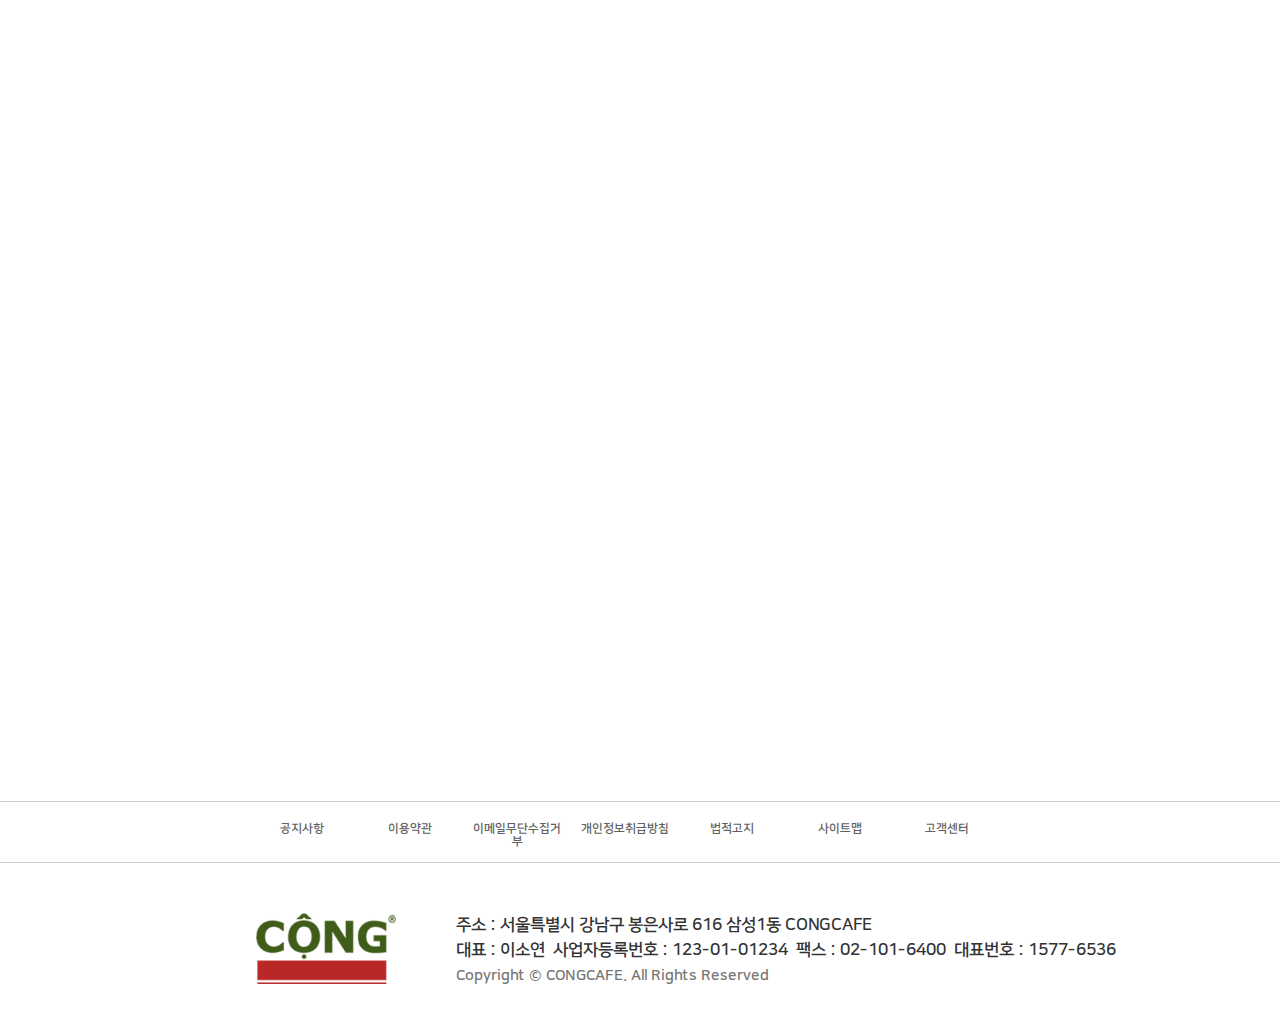
<file: sub-1.html>
<!DOCTYPE html>
<html lang="ko">
<head>
  <meta charset="utf-8">
  <title>콩카페</title>
  <meta name="viewport" content="width=device-width, initial-scale=1, minimum-scale=1, maximum-scale=1">
  <link rel="stylesheet" href="css/sub-1.css">
  <link rel="stylesheet" href="css/animate.css">
  <link rel="stylesheet" href="css/aos.css">
    <link rel="stylesheet" href="css/swiper.min.css">
    <link href="https://fonts.googleapis.com/css?family=Black+Han+Sans&display=swap" rel="stylesheet">
    <script src="js/jquery-3.4.1.min.js"></script>
    <script src="js/jquery-1.9.1.min.js"></script>
    <script src="js/swiper.min.js"></script>
    <script src="js/wow.min.js"></script>
    <script src="js/aos.js"></script>
    
    
    <script>
        $(function(){
            $("header").load("header.html");
            $("footer").load("footer.html");
            new WOW().init();
            
            
     //aos   
          AOS.init({
            easing: 'ease-in-out-sine'
          });
    
    //scorll-Top        
       $(window).scroll(function(){
                if($(this).scrollTop()>=500){
                    $("#top").fadeIn();
                    
                }else{
                    $("#top").fadeOut();
                }
            });
            $("#top").click(function(){
                $('html,body').animate({scrollTop:0},1000);
            });
            
       });

    </script>
    
    <style>
@media all and (max-width:1610px){ 
    #menu>ul{width: 65%; padding-left: 200px; }
} 
@media all and (max-width:1588px){ 
    .footer_m>ul>li:nth-child(1){margin-left: 2% !important}
} 
@media all and (max-width:1500px){ 
    #menu>ul{width: 50%; padding-left: 200px; }
}   
@media all and (min-width:768px) and (max-width:1499px){
    #menu>ul{display:none;}
    #right_menu{right: 77px !important;}
    #right_menu>ul{display: none;}
    #right_menu>.menu_icon{display: block !important;}
    #logo{margin-left: 50px;}
    .main_col{margin: 0 !important; margin-left: 7% !important;}
    .col{width: 20%; margin-right: 0 !important;}
    .back>.inner>p{font-size: 15px;}
    #pre{margin-left: -350px;}
    #next{margin-right: -350px;}
    .con_box1>p:nth-child(1){font-size: 22px !important;}
    .con_box1>p:nth-child(2){font-size: 38px !important;}
    .con_box1>p:nth-child(4){font-size: 18px !important;}
    .con_box2>p:nth-child(1){font-size: 22px !important;}
    .con_box2>p:nth-child(3){font-size: 17px !important;}
    .con_box2>p:nth-child(4){font-size: 15px !important;}
    .con_box3>p:nth-child(1){font-size: 22px !important;}
    .con_box3>p:nth-child(3){font-size: 17px !important;}
    .footer_m>ul>li{margin-right: 2% !important; width: 12% !important; font-size: 12px !important;}
    .footer_m>ul>li:nth-child(1){margin-left: 0 !important}
    .footer_m{padding-bottom: 30px !important;}
    .left-1>p:nth-child(3){font-size: 1.2vw;}
    .right-2>p:nth-child(3){font-size: 1.2vw;}
    #goal>span{font-size: 1.5vw;}
}
@media screen and (max-width:767px){
    #menu>ul{display: none;}
    #right_menu{right: 88px !important;}
    #right_menu>ul{display: none;}
    #logo{margin-left: 25px !important;}
    #right_menu>.menu_icon{display: block !important ;}
    #right_menu{margin-right: -30px;}
    #keyimage{background-position: 0;}
    .brand{font-size: 30px;}
    .gra_back{margin-top: 50px !important; background-size: cover; }
    .gra_back>p{font-size: 25px; text-align: center; }
    .gra_back>p:nth-child(2){font-size: 35px !important; margin-top: 10px;}
    .gra_back>p:nth-child(3){font-size: 14px !important; margin-top: 60px !important; padding: 10px; }
    #big_menu{width: 140px !important; margin-left: 20px !important; font-size:12px;}
    #small_menu{width: 140px !important; padding-left: 20px !important; font-size: 12px;}
    p.goal{font-size: 4.5vw;}
    .left-1{height: 250px;}
    .left-1>p:nth-child(1){margin-top: 15%; right: 0; padding: 10px; font-size: 3vw;}
    .left-1>.goal_line{margin-top: 30%; right: 0; margin-right: 10px; }
    .left-1>p:nth-child(3){line-height: 20px; right: 0; padding: 10px; margin-top: 36%; font-size: 2vw;}
    .right-1{height: 250px}
    .left-2{height: 250px}
    .right-2{height: 250px;}
    .right-2>p:nth-child(1){margin-top: 15%; left: 0; padding: 10px; font-size: 3vw;}
    .right-2>p:nth-child(3){line-height: 20px; left: 0; padding: 10px; margin-top: 36%; font-size: 2vw}
    .right-2>.goal_line{margin-top: 30%; left: 0; margin-left: 10px; }
    #goal>span{font-size: 3vw;} 

#top{bottom: 45px !important; right: 25px !important;}
.footer_m{display: none;}
.footer_logo{display: none;} 
#footer{width: 100% !important; text-align: center; padding: 10px;}
footer{padding-top: 20px; width: 100% !important}
.ex2{display: none;}
address{margin-left: 0 !important; position: inherit !important; font-size: 14px !important; margin-top: 20px !important;}
}
    </style>

</head>
<body>
    <header></header>
    
    
        <div id="keyimage">
           <div class="brand">
               <p>브랜드 소개</p>
           </div>         
        </div>
   
        <div class="quick">
            <div class="quick-in">
                <a href="index.html"><div class="home_button"></div></a>
            </div>
            
            <select name="big" id="big_menu" onchange ="window.open(value,'_self');">
                <option selected value="CONGCAFE">CONGCAFE</option>
                <option value="COFFEE">COFFEE</option>
                <option value="NEWS">NEWS</option>
                <option value="STORE">STORE</option>
                <option value="COMMUNITY">COMMUNITY</option>
            </select>
            
            <select name="big" id="small_menu">
                <option value="브랜드소개">브랜드소개</option>
            </select>
        </div>

      <section id="gradation">
          <div class="gra_back">
              <p data-aos="fade-down" data-aos-delay="100">CONGCAFE STORY</p>
              <p data-aos="fade-down" data-aos-delay="300">"COFFEE AT ITS BEST"</p>
              <p data-aos="fade-down" data-aos-delay="400">CONGCAFE의 이야기는 2007년에 시작되었습니다.<br> 첫 번째 매장은 하노이의 오래된 커피 거리인 Trieu Viet Vuong Street에 있는 작은 다과 가게에서 출발하였습니다.<br>우리의 임무는 베트남에 대한 상상력을 불러 일으키고 다양한 감정적 경험을 고객에게 제공하는 것입니다.<br>또한, 우리는 공산주의를 세상에 가져 오기 위해 더 나아가는 것을 목표로 끊임없이 혁신하고 있으며,<br>우리의 상상력을 발휘하여 고객들에게 베트남의 색다른 경험을 선물하는 것이 저희의 목표입니다.</p>
          </div>
      </section>
  
      <section id="goal">
          <p class="goal" data-aos="fade-down">목표</p>
        <span data-aos="fade-down">건강, 즐거움, 편리를 창조하는 글로벌 기업</span>
        
        <div class="left-1" data-aos="slide-right" data-aos-delay="300">
            <p>새로운 경험, 즐거운 설렘</p>
            <div class="goal_line"></div>
            <p>2007년 하노이의 오래된 카페거리에서 시작된 CONGCAFE.<br>
베트남의 독특한 맛과 감성, 문화를 커피에 담았으며, <br>콩커피에만 있는 세가지 진정한 쉼, 즐거움, 추억을 만나보세요.
행복한 한모금이 여러분을 기다립니다.</p>
        </div>
        <div class="right-1" data-aos="fade-down" data-aos-delay="250">
           
        </div>
        <div class="left-2" data-aos="fade-down" data-aos-delay="350">
            
        </div>
        <div class="right-2" data-aos="slide-left" data-aos-delay="400">
            <p>베트남 커피, 그안에 감동을 담다.</p>
            <div class="goal_line"></div>
            <p>베트남 현지의 맛을 그대로 선보이기 위한 노력.<br>
베트남에서만 맛 볼 수 있었던 콩카페의 시그니처 메뉴를 만날 시간<br>
콩카페에서 즐기는 색다른 베트남 커피여행을 즐겨보세요.</p>
        </div>
      </section>
      
  
 
      
       
    
    
    
    <div id="top">
        <img src="images/up-arrow.png" alt="TOP버튼" width="65px">
    </div>
    <footer></footer>
</body>
</html>
</file>
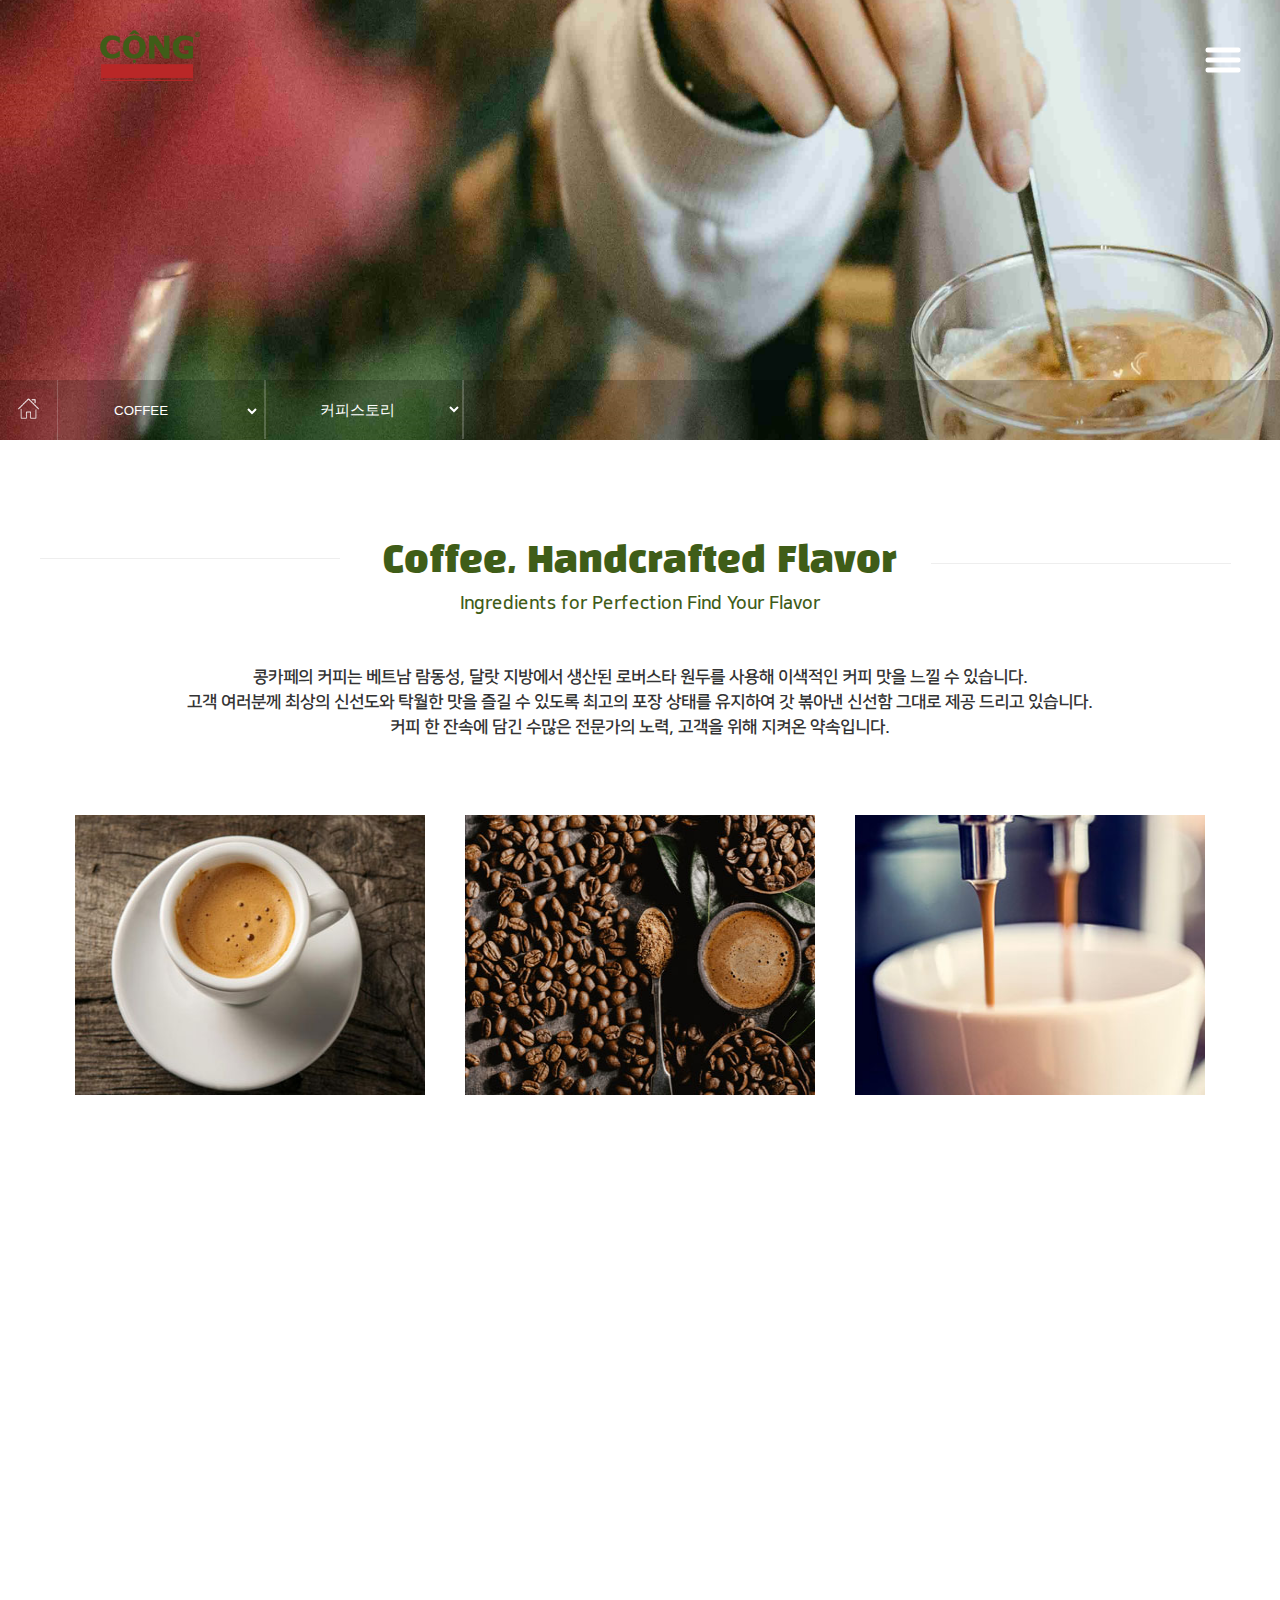
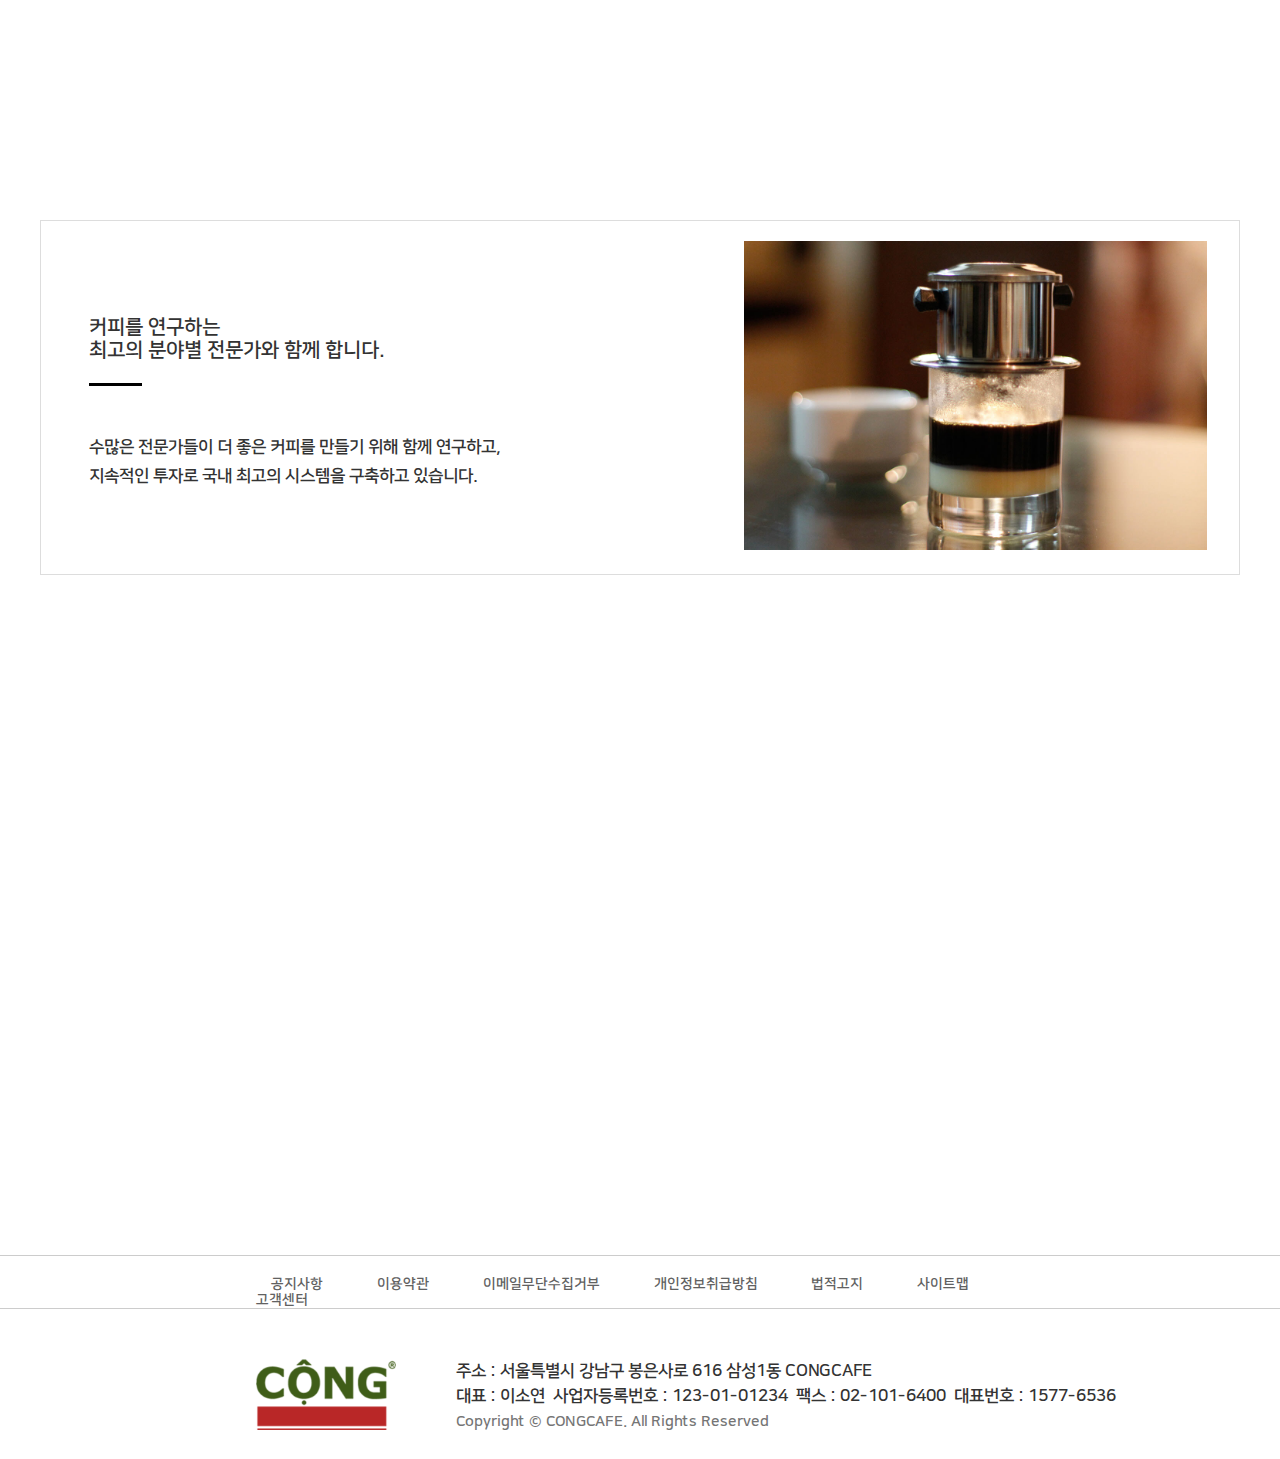
<file: sub-2.html>
<!DOCTYPE html>
<html lang="ko">
<head>
  <meta charset="utf-8">
  <title>콩카페</title>
  <meta name="viewport" content="width=device-width, initial-scale=1, minimum-scale=1, maximum-scale=1">
  <link rel="stylesheet" href="css/sub-2.css">
  <link rel="stylesheet" href="css/animate.css">
  <link rel="stylesheet" href="css/aos.css">
   <link href="https://fonts.googleapis.com/css?family=Black+Han+Sans&display=swap" rel="stylesheet">
   <link href="https://fonts.googleapis.com/css?family=Staatliches&display=swap" rel="stylesheet">
    <script src="js/jquery-3.4.1.min.js"></script>
    <script src="js/swiper.min.js"></script>
    <script src="js/wow.min.js"></script>
    <script src="js/aos.js"></script>
    
    
    <script>
        $(function(){
            $("header").load("header.html");
            $("footer").load("footer.html");
            new WOW().init();
            
            
     //aos   
          AOS.init({
            easing: 'ease-in-out-sine'
          });
    
    //scorll-Top        
       $(window).scroll(function(){
                if($(this).scrollTop()>=500){
                    $("#top").fadeIn();
                    
                }else{
                    $("#top").fadeOut();
                }
            });
            $("#top").click(function(){
                $('html,body').animate({scrollTop:0},1000);
            });
    //NEW MENU hover
            $(".new-1>p").hide();
            $(".new-item>ul>li.new-1").mouseenter(function(){
                $(".new-item>ul>li.new-1>p").stop().show();
            });
            $(".new-item>ul>li.new-1").mouseleave(function(){
                $(".new-item>ul>li.new-1>p").hide();
            });
            
            $(".new-2>p").hide();
            $(".new-item>ul>li.new-2").mouseenter(function(){
                $(".new-item>ul>li.new-2>p").stop().show();
            });
            $(".new-item>ul>li.new-2").mouseleave(function(){
                $(".new-item>ul>li.new-2>p").hide();
            });
            
            $(".new-3>p").hide();
            $(".new-item>ul>li.new-3").mouseenter(function(){
                $(".new-item>ul>li.new-3>p").stop().show();
            });
            $(".new-item>ul>li.new-3").mouseleave(function(){
                $(".new-item>ul>li.new-3>p").hide();
            });

       });
    
        
    //tap menu
          
    </script>
    <script>
         $(function () {	
            tab('#tab',0);	
            });

            function tab(e, num){
            var num = num || 0;
            var menu = $(e).children();
            var con = $(e+'_con').children();
            var select = $(menu).eq(num);
            var i = num;

            select.addClass('on');
            con.eq(num).show();

            menu.click(function(){
                if(select!==null){
                    select.removeClass("on");
                    con.eq(i).hide();
                }

                select = $(this);	
                i = $(this).index();

                select.addClass('on');
                con.eq(i).show();
            });
        }
    </script>
    <style>
@media all and (max-width:1610px){ 
    #menu>ul{width: 65%; padding-left: 200px; }
} 
@media all and (max-width:1588px){ 
    .footer_m>ul>li:nth-child(1){margin-left: 2% !important}
}
@media all and (max-width:1500px){ 
     #menu>ul{width: 50%; padding-left: 200px; }
}   
@media all and (min-width:768px) and (max-width:1499px){
    #menu>ul{display:none;}
    #right_menu{right: 77px !important;}
    #right_menu>ul{display: none;}
    #right_menu>.menu_icon{display: block !important;}
    #logo{margin-left: 50px;}
    .main_col{margin: 0 !important; margin-left: 7% !important;}
    .col{width: 20%; margin-right: 0 !important;}
    .back>.inner>p{font-size: 15px;}
    .system_txt>.system_title{font-size: 25px; padding-left: 10px;}
    .system_txt>.system_line{width: 68px; height: 3px; margin-left: 10px;}
    .system_txt>.system_ment{font-size: 17px; padding-left: 10px;}
}
@media all and (max-width:1245px){
    .top_ment>.left_line{width: 20%;}
    .top_ment>.right_line{width: 20%;}
    .coffee-box{max-width: 90%;}
    .coffee-boximg{width: 36%; margin-left: 64%;}
    .coffee-box>.box-line{top: 50%;}
}
@media all and (max-width:973px){
    .top_ment>.left_line{width: 15%;}
    .top_ment>.right_line{width: 15%;}
    .top_ment>p.coffee_subment{padding: 0px 20px;}
    .coffee-box>.box-title{font-size: 17px; top: 27%; left: 4%;}
    .coffee-box>.box-line{width: 43px; height: 3px; left: 4%; top: 48%;}
    .coffee-box>.box-ment{font-size: 14px; top: 60%; left: 4%; line-height: 24px;}
    .robusta>.robusta-title{font-size: 44px;}
    .robusta>.robusta-ment{font-size: 16px; padding: 0 10px;}
}
@media screen and (max-width:767px){
    #menu>ul{display: none;}
    #right_menu{right: 88px !important;}
    #right_menu>ul{display: none;}
    #logo{margin-left: 25px !important;}
    #right_menu>.menu_icon{display: block !important ;}
    #right_menu{margin-right: -30px;}
    .menu_intro{font-size: 30px;}
    .top_ment>.left_line{display: none;}
    .top_ment>.right_line{display: none;}
    .top_ment>p.coffee_title{font-size: 30px;}
    .top_ment>p.coffee_subment{font-size: 15px;}
    .coffee-item1{float: none; width: 100%;}
    .coffee-item2{display: none;}
    .coffee-item3{display: none;}
    .coffee-img{margin-top: 25px;}
    .coffee-img>div{margin-left: 0; padding: 10px;}
    .coffee-attach1{padding-bottom: 40px; margin-top: 50px;}
    .system_txt>.system_title{padding: 0 20px; font-size: 24px; padding-top: 62px;}
    .system_txt>.system_line{margin-left: 20px;}
    .system_txt>.system_ment{line-height: 33px; font-size: 16px; padding: 0 20px;}
    .coffee-box{max-width: 100%; margin: 45px 10px;}
    .coffee-box>.box-title{position: inherit; display: block; margin-top: 20px; }
    .coffee-box>.box-line{position: inherit; margin: 10px 0;}
    .coffee-box>.box-ment{position: inherit; margin: 20px 0;}
    .coffee-boximg{width: 100%; margin-left: 0;}
    .coffee-attach2{margin-top: 0; _height: 0; _padding-bottom: 60px;}
    .robusta>.robusta-title{font-size: 35px; padding-top: 45px;}
    .robusta>.robusta-ment{margin-top: 40px;}
    #big_menu{width: 140px !important; margin-left: 20px !important; font-size:12px;}
    #small_menu{width: 140px !important; padding-left: 20px !important; font-size: 12px;}
#top{bottom: 45px !important; right: 25px !important;}
.footer_m{display: none;}
.footer_logo{display: none;} 
#footer{width: 100% !important; text-align: center; padding: 10px;}
footer{padding-top: 20px; width: 100% !important}
.ex2{display: none;}
address{margin-left: 0 !important; position: inherit !important; font-size: 14px !important; margin-top: 20px !important;}
}
        
    </style>

</head>
<body>
    <header></header>
    
    
        <div id="keyimage">
           <div class="menu_intro">
               <p>커피스토리</p>
           </div>         
        </div>
   
        <div class="quick">
            <div class="quick-in">
                <a href="index.html"><div class="home_button"></div></a>
            </div>
            
            <select name="big" id="big_menu">
                <option value="CONGCAFE">CONGCAFE</option>
                <option selected value="COFFEE">COFFEE</option>
                <option value="NEWS">NEWS</option>
                <option value="STORE">STORE</option>
                <option value="COMMUNITY">COMMUNITY</option>
            </select>
            
            <select name="big" id="small_menu">
                <option value="커피스토리">커피스토리</option>
            </select>
        </div>
        
         
        <section id="coffee">
            <div class="top_ment">
                <div class="left_line"></div>
                <p class="coffee_title">Coffee, Handcrafted Flavor</p>
                <p class="coffee_ment">Ingredients for Perfection Find Your Flavor</p>
                <div class="right_line"></div>
                <p class="coffee_subment">콩카페의 커피는 베트남 람동성, 달랏 지방에서 생산된 로버스타 원두를 사용해 이색적인 커피 맛을 느낄 수 있습니다.<br>
 고객 여러분께 최상의 신선도와 탁월한 맛을 즐길 수 있도록 최고의 포장 상태를 유지하여 갓 볶아낸 신선함 그대로 제공 드리고 있습니다.<br> 커피 한 잔속에 담긴 수많은 전문가의 노력, 고객을 위해 지켜온 약속입니다.
                </p>
                
                <div class="coffee-img">
                    <div class="coffee-item1">
                        <div class="img">
                           <div class="scale">
                               <img src="images/coffee-1.jpg" alt="커피사진1">
                           </div>
                        </div>
                    </div>
              
                    
                    <div class="coffee-item2">
                        <div class="img">
                           <div class="scale">
                               <img src="images/coffee-2.jpg" alt="커피사진2">
                           </div>
                        </div>
                    </div>
                    
                    <div class="coffee-item3">
                        <div class="img">
                           <div class="scale">
                               <img src="images/coffee-3.jpg" alt="커피사진3">
                           </div>
                        </div>
                    </div>
                </div>
            </div>
            
                  
        </section>
        
                
         <div class="coffee-attach1">
            <div class="system_txt">
                <p class="system_title">믿을 수 있는 커피 품질 관리 시스템</p> 
                <div class="system_line"></div>
                <p class="system_ment">
                콩카페는 소비자가 원하는 커피시장의 변화를 주시하고 그 트렌드에 맞는 커피를 개발하고 전달하기 위해 최선을 다하고 있습니다.<br> 
                맛은 물론 위생과 안전성을 모두 갖추기 위해 HACCP인증 및 식품안전경영 시스템인증서를 받은 제조시설에서 커피를 생산합니다.<br>
                특히 신선한 커피의 맛과 향을 유지하도록 질소충전 포장하여 매장에 공급함으로써 고객에게 최상의 커피 향과 맛이 보존되어 전달되도록 노력하고 있습니다.</p>
            </div>   
         </div> 

        <div class="coffee-mainbox">
            <div class="coffee-box">
                <span class="box-title">커피를 연구하는<br> 최고의 분야별 전문가와 함께 합니다.</span>
                <div class="box-line"></div>
                <p class="box-ment">수많은 전문가들이 더 좋은 커피를 만들기 위해 함께 연구하고,<br> 
            지속적인 투자로 국내 최고의 시스템을 구축하고 있습니다.</p>
                <img src="images/coffe-boximg.jpg" alt="커피이미지" class="coffee-boximg">
            </div>
        </div>
        
        <div class="coffee-attach2">
            <div class="robusta">
                <p class="robusta-title">ROBUSTA</p>
                <p class="robusta-ment">베트남 로부스타는 맛과 향이 고소하며 묵직한 바디감을 지니고 있습니다.<br>
또한 로스팅 정도에 따라 더욱 진한 커피를 즐길 수 있으며, 아라비카 원두에 비해 질감과 크레마가 더 풍부하다는 장점이 있습니다.<br>
로부스타 원두를 ‘핀(Phin)’으로 진하게 내린 커피에, 연유와 코코넛크림 등을 섞어 달콤함을 더해주고<br>핀을 머그컵 위에 올리고 원두를 갈아 넣은 뒤 뜨거운 물을 부으면, 특유의 고소하고 쌉싸름한 풍미를 즐길 수 있습니다.
</p>
            </div>
        </div>
    
    
    <div id="top">
        <img src="images/up-arrow.png" alt="TOP버튼" width="65px">
    </div>
    <footer></footer>
</body>
</html>
</file>
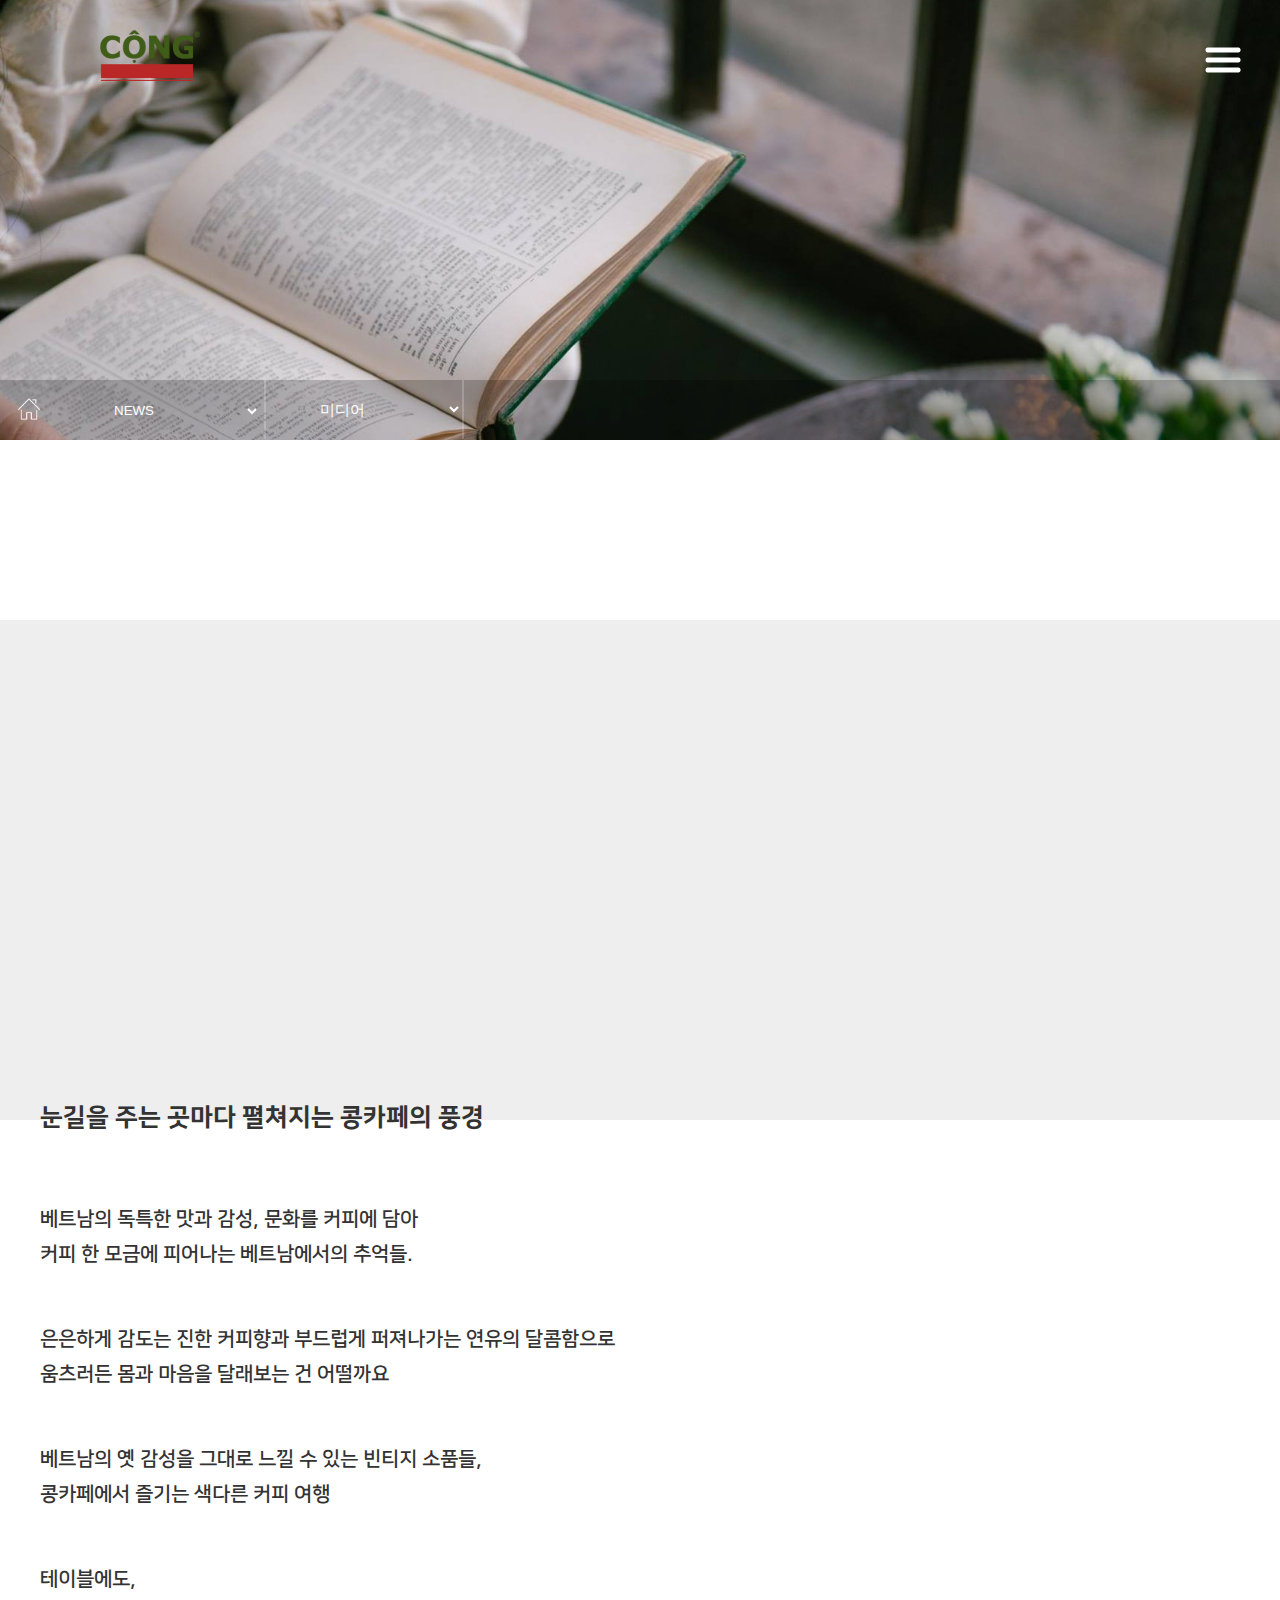
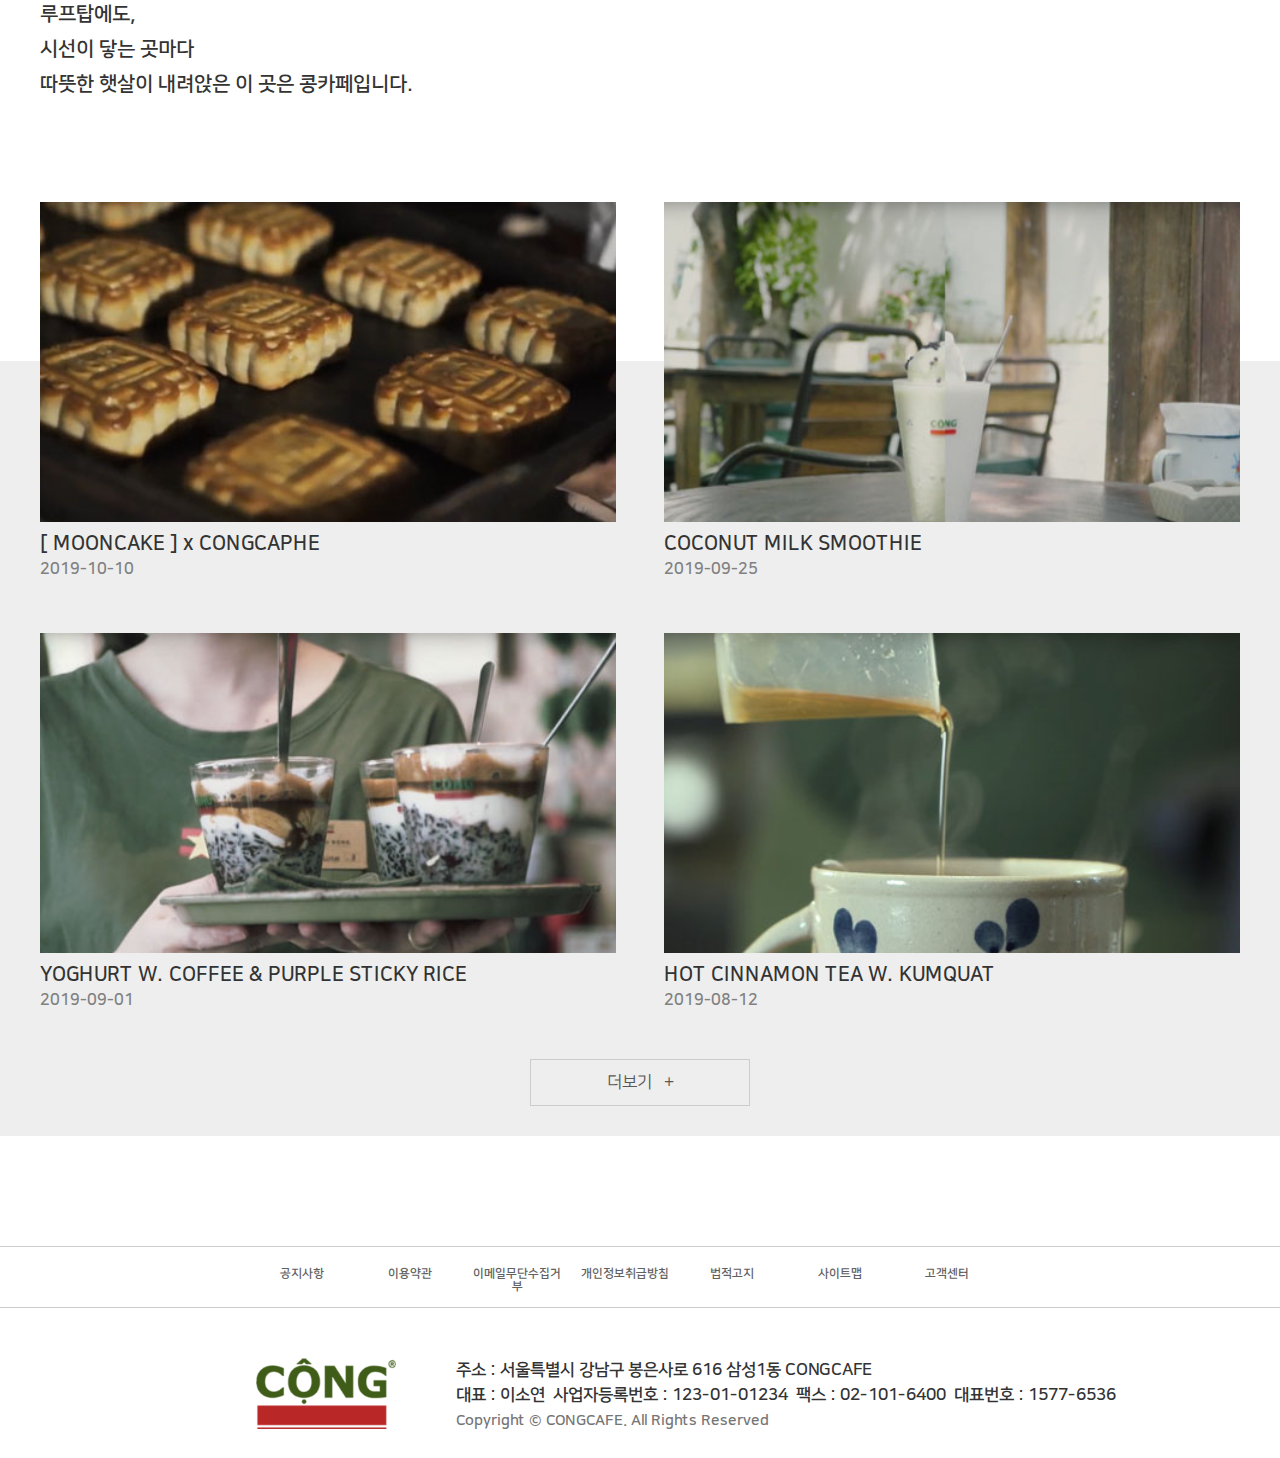
<file: sub-3.html>
<!DOCTYPE html>
<html lang="ko">
<head>
  <meta charset="utf-8">
  <title>콩카페</title>
  <meta name="viewport" content="width=device-width, initial-scale=1, minimum-scale=1, maximum-scale=1">
  <link rel="stylesheet" href="css/sub-3.css">
  <link rel="stylesheet" href="css/animate.css">
  <link rel="stylesheet" href="css/aos.css">
    <script src="js/jquery-3.4.1.min.js"></script>
    <link rel="stylesheet" href="https://cdnjs.cloudflare.com/ajax/libs/font-awesome/5.8.2/css/all.min.css" />  
   
   
    
    
    <script>
        $(function(){
            $("header").load("header.html");
            $("footer").load("footer.html");
          
            
    //더보기
            $(".item_hidden").hide();
        $(".more").click(function(){
           $(".item_hidden").stop().show();
            $(".more").hide();
        });
    
    
    //scorll-Top        
       $(window).scroll(function(){
                if($(this).scrollTop()>=500){
                    $("#top").fadeIn();
                    
                }else{
                    $("#top").fadeOut();
                }
            });
            $("#top").click(function(){
                $('html,body').animate({scrollTop:0},1000);
            });
   

       });
    
        
          
    </script>

    <style>
@media all and (max-width:1610px){ 
    #menu>ul{width: 65%; padding-left: 200px; }
} 
@media all and (max-width:1588px){ 
    .footer_m>ul>li:nth-child(1){margin-left: 2% !important}
} 
@media all and (max-width:1500px){ 
        #menu>ul{width: 50%; padding-left: 200px; }
}   
@media all and (min-width:768px) and (max-width:1499px){
    #menu>ul{display:none;}
    #right_menu{right: 77px !important;}
    #right_menu>ul{display: none;}
    #right_menu>.menu_icon{display: block !important;}
    #logo{margin-left: 50px;}
    .main_col{margin: 0 !important; margin-left: 7% !important;}
    .col{width: 20%; margin-right: 0 !important;}
    .back>.inner>p{font-size: 15px;}
    .new-item{width: 90%;}
    .new-item>ul>li{margin-left: 1%;}
    .footer_m>ul>li{margin-right: 2% !important; width: 12% !important; font-size: 12px !important;}
    .footer_m>ul>li:nth-child(1){margin-left: 0 !important}
    .footer_m{padding-bottom: 30px !important;}
}
@media screen and (max-width:767px){
    #menu>ul{display: none;}
    #right_menu{right: 88px !important;}
    #right_menu>ul{display: none;}
    #logo{margin-left: 25px !important;}
    #right_menu>.menu_icon{display: block !important ;}
    #right_menu{margin-right: -30px;}
    #big_menu{width: 140px !important; margin-left: 20px !important; font-size:12px;}
    #small_menu{width: 140px !important; padding-left: 20px !important; font-size: 12px}
    p.media_title{padding: 10px; font-size: 20px;}
    p.media_ment1{padding: 10px; font-size: 17px; margin-top: 0px;}
    .media_intro{font-size: 30px;}
    .sub_media{margin-top: 50px;}
    .sub_item1>.img{height: 200px;}
    .sub_item2>.img{height: 200px;}
    .sub_item3>.img{height: 200px;}
    .sub_item4>.img{height: 200px;}
    .sub_item5>.img{height: 200px;}
    .sub_item6>.img{height: 200px;}
    .sub_item7>.img{height: 200px;}
    .sub_item8>.img{height: 200px;}
    iframe{height: 350px;}
    .scale>a>img{height: 200px;}
    p.item_title{font-size: 17px;}
    .sub_item1{margin-right: 1%; width: 49%;}
    .sub_item2{margin-left: 1%; width: 49%;}
    .sub_item3{margin-right: 1%; width: 49%;}
    .sub_item4{margin-left: 1%; width: 49%;}
    .sub_item5{margin-right: 1%; width: 49%;}
    .sub_item6{margin-left: 1%; width: 49%;}
    .sub_item7{margin-right: 1%; width: 49%;}
    .sub_item8{margin-left: 1%; width: 49%;}
    
    
#top{bottom: 45px !important; right: 25px !important;}
.footer_m{display: none;}
.footer_logo{display: none;} 
#footer{width: 100% !important; text-align: center; padding: 10px;}
footer{padding-top: 20px; width: 100% !important}
.ex2{display: none;}
address{margin-left: 0 !important; position: inherit !important; font-size: 14px !important; margin-top: 20px !important;}
}
        
    </style>

</head>
<body>
    <header></header>
    
    
        <div id="keyimage">
           <div class="media_intro">
               <p>미디어</p>
           </div>         
        </div>
   
        <div class="quick">
            <div class="quick-in">
                <a href="index.html"><div class="home_button"></div></a>
            </div>
            
            <select name="big" id="big_menu">
                <option value="CONGCAFE">CONGCAFE</option>
                <option value="COFFEE">COFFEE</option>
                <option selected value="NEWS">NEWS</option>
                <option value="STORE">STORE</option>
                <option value="COMMUNITY">COMMUNITY</option>
            </select>
            
            <select name="big" id="small_menu">
                <option value="미디어">미디어</option>
            </select>
        </div>
        
        <section id="media">
            <div class="media_con">
                <div class="youtube">
                    <iframe src="https://www.youtube.com/embed/AthSVSJ4GDk" frameborder="0" allow="accelerometer; autoplay; encrypted-media; gyroscope; picture-in-picture" allowfullscreen></iframe>
                </div>
                
                <p class="media_title">눈길을 주는 곳마다 펼쳐지는 콩카페의 풍경</p>

                <p class="media_ment1">
                    <span class="media_subm">
                       베트남의 독특한 맛과 감성, 문화를 커피에 담아<br>
                       커피 한 모금에 피어나는 베트남에서의 추억들.
                    </span>
                    
                    
                    <span class="media_subm">
                        은은하게 감도는 진한 커피향과 부드럽게 퍼져나가는 연유의 달콤함으로<br>
                        움츠러든 몸과 마음을 달래보는 건 어떨까요 
                    </span>

                    <span class="media_subm">
                        베트남의 옛 감성을 그대로 느낄 수 있는 빈티지 소품들,<br>
                        콩카페에서 즐기는 색다른 커피 여행
                    </span>

                    <span class="media_subm">
                        테이블에도,<br>
                        루프탑에도,<br>
                        시선이 닿는 곳마다<br>
                        따뜻한 햇살이 내려앉은 이 곳은  콩카페입니다.
                    </span>

                </p>
            </div>
            <div class="back_color1"></div>
            
            <div class="sub_media">
                <div class="sub_item1">
                    <div class="img">
                       <div class="scale">
                           <a target="_blank" href="https://www.youtube.com/watch?v=fJ17ESaTvaE"><img src="images/media-item1.jpg" alt="Monncake 콜라보"></a>
                       </div>
                    </div>
                    <p class="item_title">[ MOONCAKE ] x CONGCAPHE</p>
                    <p class="item_ment">2019-10-10</p>
                </div>
                
                <div class="sub_item2">
                    <div class="img">
                       <div class="scale">
                           <a target="_blank" href="https://www.youtube.com/watch?v=mk24uycWo6k"><img src="images/media-item2.jpg" alt="코코넛 밀크 스무디"></a>
                       </div>
                    </div>
                    <p class="item_title">COCONUT MILK SMOOTHIE</p>
                    <p class="item_ment">2019-09-25</p>
                </div>
                
                <div class="sub_item3">
                    <div class="img">
                       <div class="scale">
                           <a target="_blank" href="https://www.youtube.com/watch?v=BN8pziV7UDw"><img src="images/media-item3.jpg" alt="곡물 커피 스무디"></a>
                       </div>
                    </div>
                    <p class="item_title">YOGHURT W. COFFEE &amp; PURPLE STICKY RICE</p>
                    <p class="item_ment">2019-09-01</p>
                </div>
                
                <div class="sub_item4">
                    <div class="img">
                       <div class="scale">
                           <a target="_blank" href="https://www.youtube.com/watch?v=7lmXVygq0Gs"><img src="images/media-item4.jpg" alt="생강차"></a>
                       </div>
                    </div>
                    <p class="item_title">HOT CINNAMON TEA W. KUMQUAT</p>
                    <p class="item_ment">2019-08-12</p>
                </div>
                      
                <div class="item_hidden">
                    <div class="sub_item5">
                        <div class="img">
                           <div class="scale">
                               <a target="_blank" href="https://www.youtube.com/watch?v=hOScaK0uI2Y"><img src="images/media-item5.jpg" alt="코코넛 밀크 커피"></a>
                           </div>
                        </div>
                        <p class="item_title">COFFEE W. COCONUT MILK </p>
                        <p class="item_ment">2019-08-04</p>
                    </div>
                    
                    <div class="sub_item6">
                        <div class="img">
                           <div class="scale">
                               <a target="_blank" href="https://www.youtube.com/watch?v=MMCz4X7hNPA"><img src="images/media-item6.jpg" alt="콩카페 컬렉션"></a>
                           </div>
                        </div>
                        <p class="item_title">LUNAR NEW YEAR AT Cộng</p>
                        <p class="item_ment">2019-07-28</p>
                    </div>
                    
                    <div class="sub_item7">
                        <div class="img">
                           <div class="scale">
                               <a target="_blank" href="https://www.youtube.com/watch?v=BR3TbBXNmWI"><img src="images/media-item7.jpg" alt="베트남 아메리카노"></a>
                           </div>
                        </div>
                        <p class="item_title">VIETNAMESE AMERICANO</p>
                        <p class="item_ment">2019-06-09</p>
                    </div>
                    
                    <div class="sub_item8">
                        <div class="img">
                           <div class="scale">
                               <a target="_blank" href="https://www.youtube.com/watch?v=zgFt50hWjXE"><img src="images/media-item8.jpg" alt="신선한 우유 커피"></a>
                           </div>
                        </div>
                        <p class="item_title">COFFEE W. FRESH MILK</p>
                        <p class="item_ment">2019-05-05</p>
                    </div>
                </div>
                
                <div class="more">
                    <p>더보기&nbsp;&nbsp;&nbsp;+</p>
                </div>
            </div>
            <div class="back_color2"></div>
        </section>


    
    <div id="top">
        <img src="images/up-arrow.png" alt="" width="65px">
    </div>
    <footer></footer>
</body>
</html>
</file>
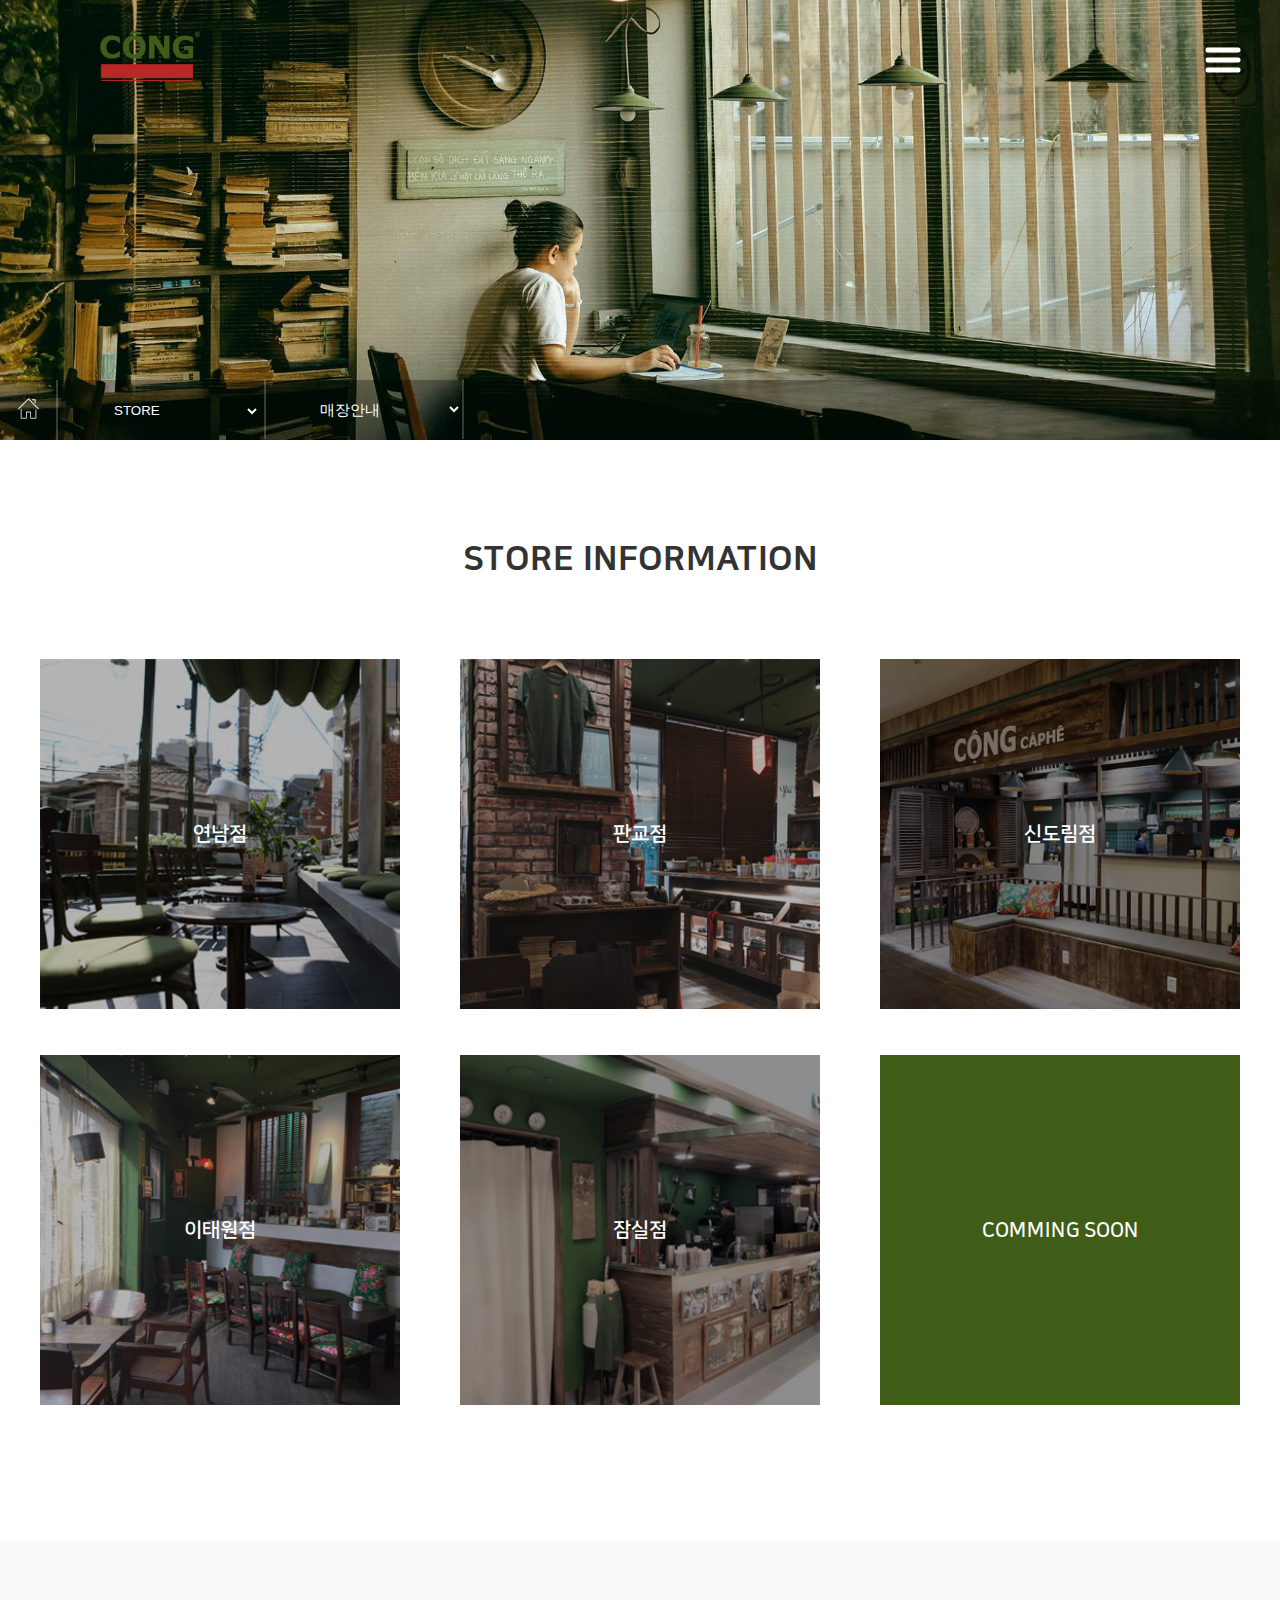
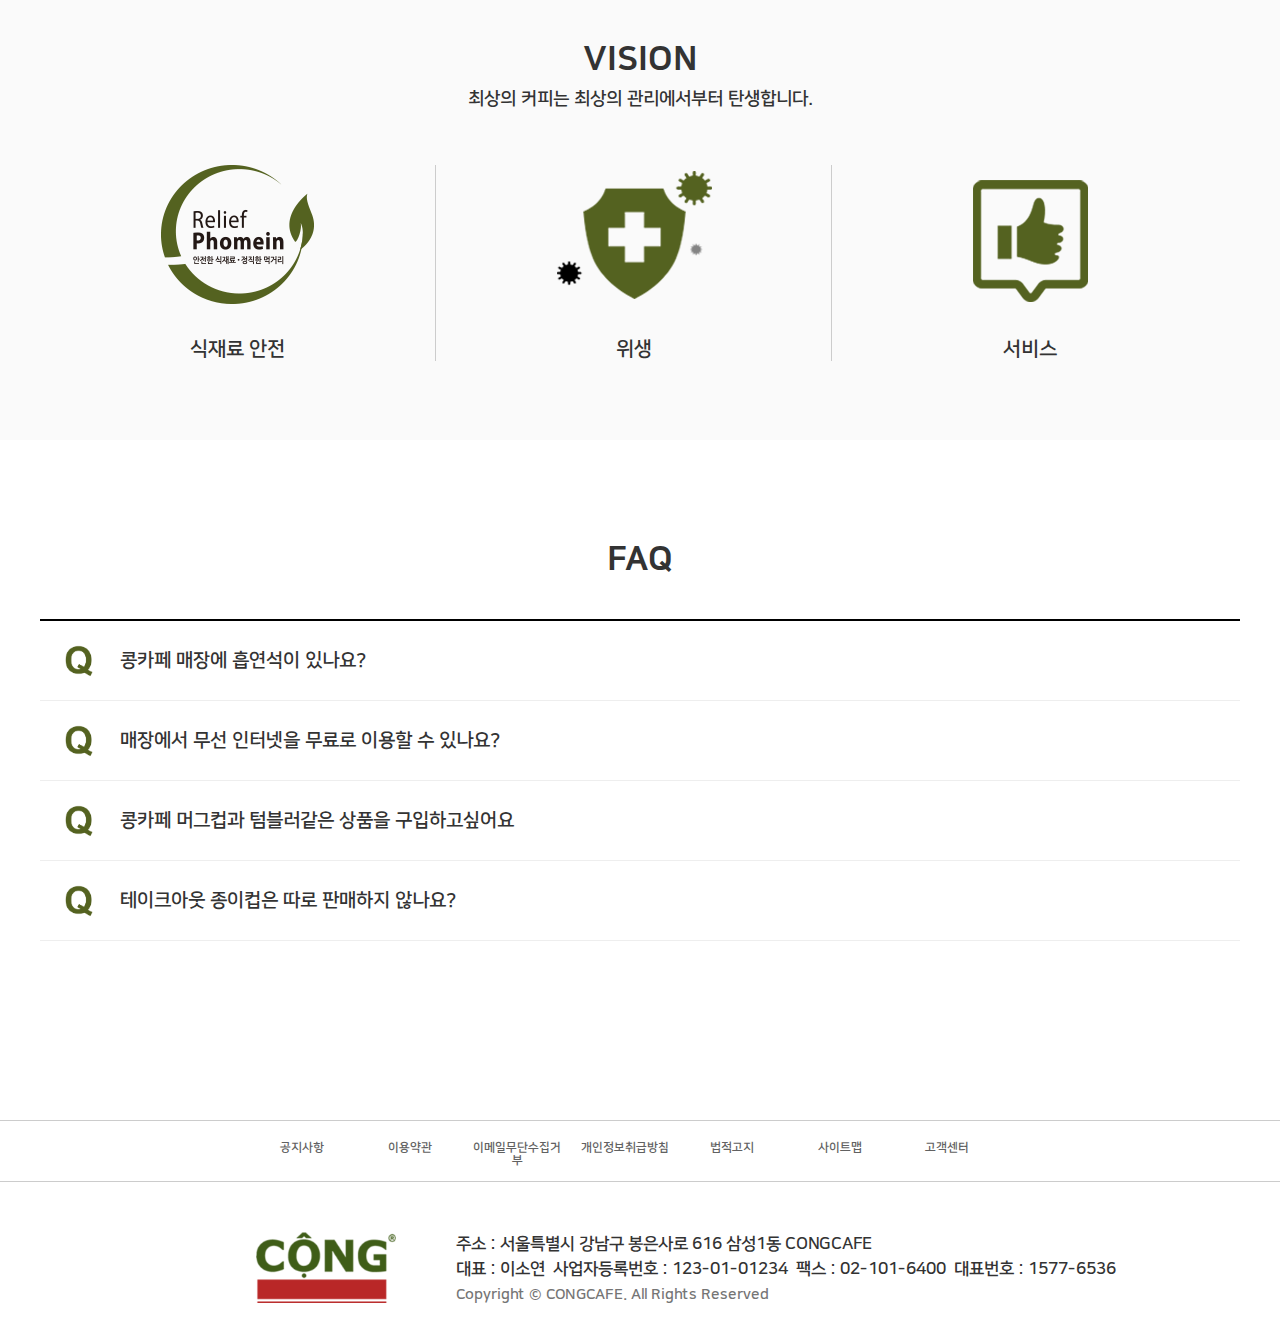
<file: sub-4.html>
<!DOCTYPE html>
<html lang="ko">
<head>
  <meta charset="utf-8">
  <title>콩카페</title>
  <meta name="viewport" content="width=device-width, initial-scale=1, minimum-scale=1, maximum-scale=1">
  <link rel="stylesheet" href="css/sub-4.css">
  <link rel="stylesheet" href="css/animate.css">
  <link rel="stylesheet" href="css/aos.css">
    <script src="js/jquery-3.4.1.min.js"></script>
    <link rel="stylesheet" href="https://cdnjs.cloudflare.com/ajax/libs/font-awesome/5.8.2/css/all.min.css" />  
   
   
    
    
    <script>
        $(function(){
            $("header").load("header.html");
            $("footer").load("footer.html");
          
    //FAQ
	       $('.faq_main_txt').click(function(){
				$('.faq_sub_txt').slideUp();
				$(this).next().slideDown();
			});
            
    //scorll-Top        
       $(window).scroll(function(){
                if($(this).scrollTop()>=500){
                    $("#top").fadeIn();
                    
                }else{
                    $("#top").fadeOut();
                }
            });
            $("#top").click(function(){
                $('html,body').animate({scrollTop:0},1000);
            });
   

       });
    
        
          
    </script>

    <style>
@media all and (max-width:1610px){ 
    #menu>ul{width: 65%; padding-left: 200px; }
} 
@media all and (max-width:1588px){ 
    .footer_m>ul>li:nth-child(1){margin-left: 2% !important}
}
@media all and (max-width:1500px){ 
    #menu>ul{width: 50%; padding-left: 200px; }
}   
@media all and (min-width:768px) and (max-width:1499px){
    #menu>ul{display:none;}
    #right_menu{right: 77px !important;}
    #right_menu>ul{display: none;}
    #right_menu>.menu_icon{display: block !important;}
    #logo{margin-left: 50px;}
    .main_col{margin: 0 !important; margin-left: 7% !important;}
    .col{width: 20%; margin-right: 0 !important;}
    .back>.inner>p{font-size: 15px;}
    .new-item{width: 90%;}
    .new-item>ul>li{margin-left: 1%;}
    .footer_m>ul>li{margin-right: 2% !important; width: 12% !important; font-size: 12px !important;}
    .footer_m>ul>li:nth-child(1){margin-left: 0 !important}
    .footer_m{padding-bottom: 30px !important;}
}
@media screen and (max-width:767px){
    #menu>ul{display: none;}
    #right_menu{right: 88px !important;}
    #right_menu>ul{display: none;}
    #logo{margin-left: 25px !important;}
    #right_menu>.menu_icon{display: block !important ;}
    #right_menu{margin-right: -30px;}
    #big_menu{width: 140px !important; margin-left: 20px !important; font-size:12px;}
    #small_menu{width: 140px !important; padding-left: 20px !important; font-size: 12px}
    .media_intro{font-size: 30px;}
    p.store_ment{line-height: 250px; font-size: 18px;}
    p.new{padding-top: 60px; font-size: 24px;}
    .main_store1{margin-top: 40px;}
    i.fas{font-size: 50px; top: 55px;}
    p.store_address{font-size: 14px; top: 139px;}
    p.store_phone{font-size: 14px; margin-top: 176px;}
    p.store_time{font-size: 14px; margin-top: 10px;}
    #sub_store{height: 777px;}
    .sub_store1{width:50%; height: 250px;}
    .sub_store2{width: 50%; left: 50%; height: 250px;}
    .sub_store3{width: 50%; margin-top: 250px; margin-left: 0; height: 250px;}
    .sub_store4{width: 50%; left: 50%; height: 250px; top: 377px;}
    .sub_store5{width: 50%; height: 250px; margin-left: 0; top: 627px;}
    .sub_store6{width: 50%; height: 250px; margin-left: 50%; top: 627px;}
    #vision{height: 370px;}
    p.vision_ment{font-size: 12px;}
    .vision_icon>ul>li>img{max-width: 55%;}
    .vision_subtxt{font-size: 14px;}
    #faq{height: 445px;}
    .faq_main_txt{line-height: 0; font-size: 14px; padding: 35px 10px 18px 70px; background-size: 27px; height: 66px;}
    .faq_sub_txt{line-height: 17px; padding: 18px 10px 18px 70px; font-size: 11px;}
    #keyimage{background-position: 0;}
#top{bottom: 45px !important; right: 25px !important;}
.footer_m{display: none;}
.footer_logo{display: none;} 
#footer{width: 100% !important; text-align: center; padding: 10px;}
footer{padding-top: 20px; width: 100% !important}
.ex2{display: none;}
address{margin-left: 0 !important; position: inherit !important; font-size: 14px !important; margin-top: 20px !important;}
}
        
    </style>

</head>
<body>
    <header></header>
    
    
        <div id="keyimage">
           <div class="media_intro">
               <p>매장안내</p>
           </div>         
        </div>
   
        <div class="quick">
            <div class="quick-in">
                <a href="index.html"><div class="home_button"></div></a>
            </div>
            
            <select name="big" id="big_menu">
                <option value="CONGCAFE">CONGCAFE</option>
                <option value="COFFEE">COFFEE</option>
                <option value="NEWS">NEWS</option>
                <option selected value="STORE">STORE</option>
                <option value="COMMUNITY">COMMUNITY</option>
            </select>
            
            <select name="big" id="small_menu">
                <option value="매장안내">매장안내</option>
                <option value="매장찾기">매장찾기</option>
            </select>
        </div>  

        <section id="sub_store">
           <p class="new">STORE INFORMATION</p>
            <div class="main_store1">
                <div class="sub_store1">
                    <p class="store_ment">연남점</p>
                    <i class="fas fa-map-marker-alt show"></i>
                    <p class="store_address show">서울 마포구 성미산로 161-14</p>
                    <p class="store_phone show">070-4131-0333</p>
                    <p class="store_time show">매일 11:00 - 23:00</p>
                </div>
                
                <div class="sub_store2">
                    <p class="store_ment">판교점</p>
                    <i class="fas fa-map-marker-alt show"></i>
                    <p class="store_address show">경기 성남시 분당구 판교역로146번길 20</p>
                    <p class="store_phone show">031-5170-1073</p>
                    <p class="store_time show">매일 10:30 - 20:00</p>
                </div>
                
                <div class="sub_store3">
                    <p class="store_ment">신도림점</p>
                    <i class="fas fa-map-marker-alt show"></i>
                    <p class="store_address show">서울 구로구 경인로 662</p>
                    <p class="store_phone show">02-2210-9764</p>
                    <p class="store_time show">매일 11:30 - 21:30</p>
                </div>
            </div>
            
            <div class="main_store2">
                <div class="sub_store4">
                    <p class="store_ment">이태원점</p>
                    <i class="fas fa-map-marker-alt show"></i>
                    <p class="store_address show">서울 용산구 녹사평대로 168-8</p>
                    <p class="store_phone show">070-7717-0333</p>
                    <p class="store_time show">매일 11:00 - 22:00</p>
                </div>
                
                <div class="sub_store5">
                    <p class="store_ment">잠실점</p>
                    <i class="fas fa-map-marker-alt show"></i>
                    <p class="store_address show">서울 송파구 올림픽로 240</p>
                    <p class="store_phone show">02-2143-7004</p>
                    <p class="store_time show">매일 10:00 - 21:00</p>
                    
                </div>
                
                <div class="sub_store6">
                    <p class="store_ment">COMMING SOON</p>
                </div>
            </div>
        </section>
        
        <section id="vision">
            <p class="new">VISION</p>
            <p class="vision_ment">최상의 커피는 최상의 관리에서부터 탄생합니다.</p>
            
            <div class="vision_icon">
                <ul>
                    <li>
                        <img src="images/vision_icon1.png" alt="식재료 안전">
                        <p class="vision_subtxt">식재료 안전</p>
                    </li>
                    <li>
                        <img src="images/vision_icon2.png" alt="위생">
                        <p class="vision_subtxt">위생</p>
                    </li>   
                    <li>
                        <img src="images/vision_icon3.png" alt="서비스">
                        <p class="vision_subtxt">서비스</p>
                    </li>
                </ul>
            </div>
        </section>
        
        <section id="faq">
            <p class="new">FAQ</p>
            <div class="faq_line"></div>
            
                
        <div class="faq_box">
            <h2 class="faq_main_txt">콩카페 매장에 흡연석이 있나요?</h2>
            <p class="faq_sub_txt">
                기본 금연 구역으로 설정, 운영하고 있습니다. 일부 점포(가맹점,야외 테라스 매장)는 흡연석을 별도로 마련한 곳이 있습니다. 
            </p>
            <h2 class="faq_main_txt">매장에서 무선 인터넷을 무료로 이용할 수 있나요?</h2>
            <p class="faq_sub_txt">
                전국 매장에서는 KT와 협약하여, 매장에서 자유롭게 인터넷을 이용하실 수 있도록 지원해드리고 있습니다. 단, 건물의 특성상 무선 인터넷이 지원되지 않는 일부 매장이 있으니 양해 부탁드립니다.
            </p>
            <h2 class="faq_main_txt">콩카페 머그컵과 텀블러같은 상품을 구입하고싶어요</h2>
            <p class="faq_sub_txt">
                가까운 매장 어느곳이나 방문하셔서 직접 보고 구매 가능하십니다. 현재 온라인 구매는 불가합니다.
            </p>
            <h2 class="faq_main_txt">테이크아웃 종이컵은 따로 판매하지 않나요?</h2>
            <p class="faq_sub_txt">
                매장에서 사용되는 일회용품은 별도로 판매하지 않습니다.
                만약 종이컵이 추가로 필요하신 분은 직원에게 요청하시면 사유에 따라 추가 제공해드립니다.
            </p>
        </div>
        </section>

    
    <div id="top">
        <img src="images/up-arrow.png" alt="TOP버튼" width="65px">
    </div>
    <footer></footer>
</body>
</html>
</file>
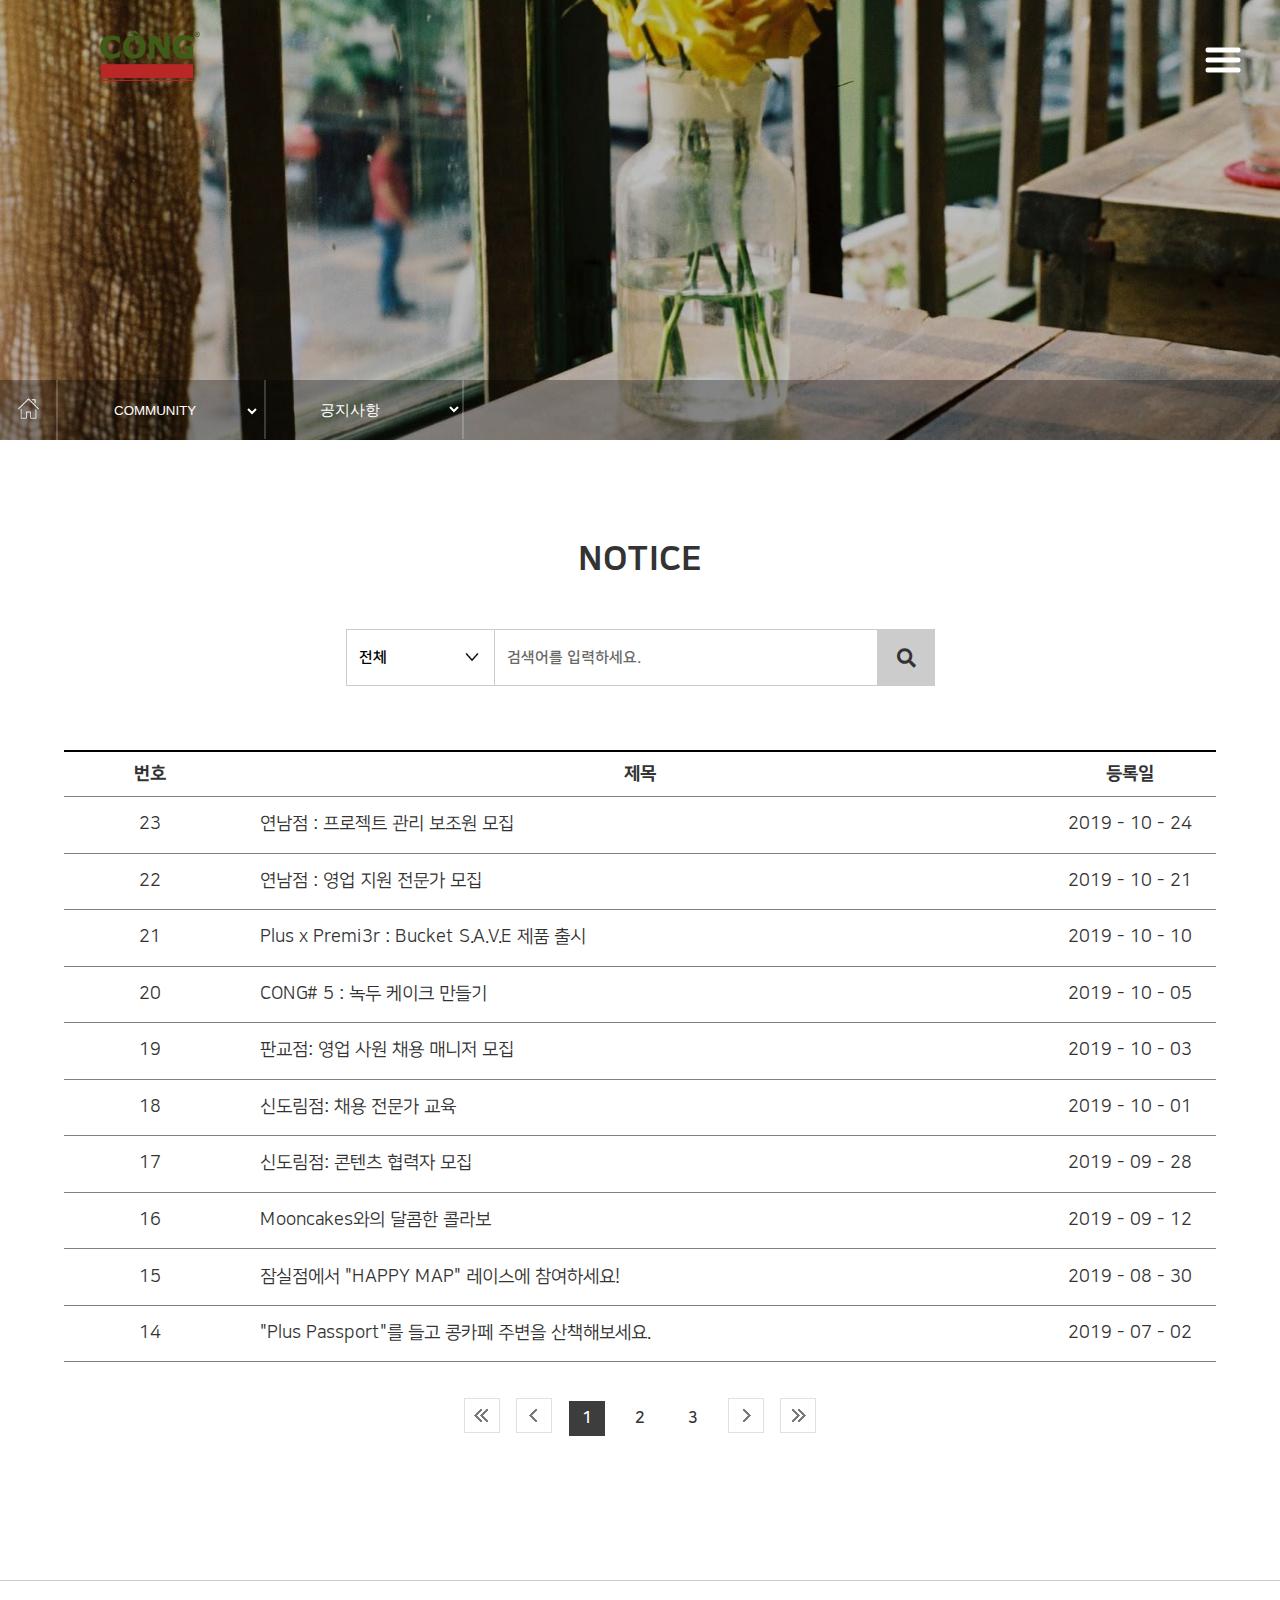
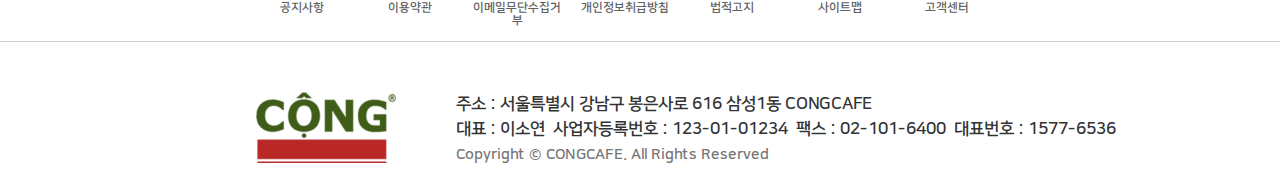
<file: sub-5.html>
<!DOCTYPE html>
<html lang="ko">
<head>
  <meta charset="utf-8">
  <title>콩카페</title>
  <meta name="viewport" content="width=device-width, initial-scale=1, minimum-scale=1, maximum-scale=1">
  <link rel="stylesheet" href="css/sub-5.css">
  <link rel="stylesheet" href="css/animate.css">
  <link rel="stylesheet" href="css/aos.css">
    <script src="js/jquery-3.4.1.min.js"></script>
    <link rel="stylesheet" href="https://cdnjs.cloudflare.com/ajax/libs/font-awesome/5.8.2/css/all.min.css" />  
   
   
    
    
    <script>
        $(function(){
            $("header").load("header.html");
            $("footer").load("footer.html");
            $("#board").load("board.html");

            
            
    //scorll-Top        
       $(window).scroll(function(){
                if($(this).scrollTop()>=500){
                    $("#top").fadeIn();
                    
                }else{
                    $("#top").fadeOut();
                }
            });
            $("#top").click(function(){
                $('html,body').animate({scrollTop:0},1000);
            });
   

       });
    
        
          
    </script>

    <style>
@media all and (max-width:1610px){ 
    #menu>ul{width: 65%; padding-left: 200px; }
} 
@media all and (max-width:1588px){ 
    .footer_m>ul>li:nth-child(1){margin-left: 2% !important}
} 
@media all and (max-width:1500px){ 
    #menu>ul{width: 50%; padding-left: 200px; }
}   
@media all and (min-width:768px) and (max-width:1499px){
    #menu>ul{display:none;}
    #right_menu{right: 77px !important;}
    #right_menu>ul{display: none;}
    #right_menu>.menu_icon{display: block !important;}
    #logo{margin-left: 50px;}
    .main_col{margin: 0 !important; margin-left: 7% !important;}
    .col{width: 20%; margin-right: 0 !important;}
    .back>.inner>p{font-size: 15px;}
    .footer_m>ul>li{margin-right: 2% !important; width: 12% !important; font-size: 12px !important;}
    .footer_m>ul>li:nth-child(1){margin-left: 0 !important}
    .footer_m{padding-bottom: 30px !important;}
}
@media screen and (max-width:767px){
    #menu>ul{display: none;}
    #right_menu{right: 88px !important;}
    #right_menu>ul{display: none;}
    #logo{margin-left: 25px !important;}
    #right_menu>.menu_icon{display: block !important ;}
    #right_menu{margin-right: -30px;}
    #big_menu{width: 140px !important; margin-left: 20px !important; font-size:12px;}
    #small_menu{width: 140px !important; padding-left: 20px !important; font-size: 12px}
    .media_intro{font-size: 30px !important;}
    #keyimage{background-position: 0;}
#top{bottom: 45px !important; right: 25px !important;}
.footer_m{display: none;}
.footer_logo{display: none;} 
#footer{width: 100% !important; text-align: center; padding: 10px;}
footer{padding-top: 20px; width: 100% !important}
.ex2{display: none;}
address{margin-left: 0 !important; position: inherit !important; font-size: 14px !important; margin-top: 20px !important;}
}      
    </style>

</head> 
<body>
    <header></header>
    
    
        <div id="keyimage">
           <div class="media_intro">
               <p>공지사항</p>
           </div>         
        </div>
   
        <div class="quick">
            <div class="quick-in">
                <a href="index.html"><div class="home_button"></div></a>
            </div>
            
            <select name="big" id="big_menu">
                <option value="CONGCAFE">CONGCAFE</option>
                <option value="COFFEE">COFFEE</option>
                <option value="NEWS">NEWS</option>
                <option value="STORE">STORE</option>
                <option selected value="COMMUNITY">COMMUNITY</option>
            </select>
            
            <select name="big" id="small_menu">
                <option value="공지사항">공지사항</option>
                <option value="SNS STORY">SNS STORY</option>
            </select>
        </div>  

        <section id="community">
           <p class="new">NOTICE</p>
           
           
        </section>
        
        <section id="board">
            
        </section>
        
        

    
    <div id="top">
        <img src="images/up-arrow.png" alt="TOP버튼" width="65px">
    </div>
    <footer></footer>
</body>
</html>
</file>
<file: css/index.css>
@charset "utf-8";
@import url(reset.css);
@font-face {
            font-family: 'NanumSquareR';
            src: url('../font/NanumSquareR.ttf'),
                url('../font/NanumSquareR.eot');
}
@font-face {
            font-family: 'NanumSquareB';
            src: url('../font/NanumSquareB.ttf'),
                url('../font/NanumSquareB.eot');
}
@font-face {
            font-family: 'NanumSquareEB';
            src: url('../font/NanumSquareEB.ttf'),
                url('../font/NanumSquareB.eot');
}

#wrap{
    margin: 0 auto;
}


/*slide*/
html, body {position: relative; height: 100%; font-family:'NanumSquareB';}
.swiper-container {width: 100%; height: 100%;} 
.swiper-slide {background-position: center; background-size: cover;} 

/*ment*/
.ment>h1{position: absolute; font-family: 'Changa One', cursive; color: white; left: 13%; top: 400px; line-height: 30px; font-weight: normal; font-size: 90px; letter-spacing: 10px; z-index: 10; opacity: 0;
  -webkit-animation: fade 1s 1s forwards;
          animation: fade 1s 1s forwards;
}
.ment>h2{position: absolute; z-index: 10; color: white; top: 500px; left: 13%; opacity: 0; font-family: 'NanumSquareB'; font-size: 25px;
  -webkit-animation: fade 2s 2s forwards;
          animation: fade 2s 2s forwards;
}
.ment>h2>span{font-family: 'NanumSquareEB';}
.ment>h3{position: absolute; z-index: 10; color: white; top: 540px; left: 13%; opacity: 0; font-family: 'NanumSquareB'; font-size: 20px;
  -webkit-animation: fade 2s 2s forwards;
          animation: fade 2s 2s forwards;
}
.ment>hr{background:#b92727; height: 10px; border: none; position: absolute;left: 13%; width: 0; top: 470px; z-index: 10;
-webkit-animation: hr 1.3s 1.4s cubic-bezier(0.76, 0.01, 0.21, 1.02) forwards; 
        animation: hr 1.3s 1.4s cubic-bezier(0.76, 0.01, 0.21, 1.02) forwards;
}

.btn-1{
    font-family: 'NanumSquareEB';
  background: none;
  border: 2px solid white;
  border-radius: 7px;
  color: white;
  display: block;
  font-size: 18px;
  margin: 1em auto;
  padding: 7px 15px;
  text-transform: uppercase;
  position: absolute;
    z-index: 10;opacity: 0;
    top: 570px; left: 13%;
    -webkit-animation: fade 2.3s 2.3s forwards;
          animation: fade 2.3s 2.3s forwards;
}

.btn-1::before,
.btn-1::after {
  background: #fff;
  content: '';
  position: absolute;
  z-index: -1;
}
.container>button:hover{color: black;}
.btn-1 {overflow: hidden;}

.btn-1::after {
  height: 100%;
  left: -35%;
  top: 0;
  transform: skew(50deg);
  transition-duration: 0.6s;
  transform-origin: top left;
  width: 0;
  color: black;
}

.btn-1:hover:after {
  height: 100%;
  width: 135%;
}

@-webkit-keyframes hr {
  from {
    width: 0;
  }
  to {
    width: 170px;
  }
}
@keyframes hr {
  from {
    width: 0;
  }
  to {
    width: 170px;
  }
}
@-webkit-keyframes hrOut {
  from {
    width: 170px;
  }
  to {
    width: 0px;
  }
}
@keyframes hrOut {
  from {
    width: 170px;
  }
  to {
    width: 0px;
  }
}
      @keyframes fade {
  from {
    opacity: 0;
  }
  to {
    opacity: 1;
  }
}
@-webkit-keyframes fadeOut {
  from {
    opacity: 1;
  }
  to {
    opacity: 0;
  }
}

/*service*/
#service{height: 750px;}
#service>p.service{text-align: center; padding-top: 100px; font-size: 30px; font-family: 'NanumSquareEB';}
#service>span{display: block;text-align: center; padding-top: 20px; padding-bottom: 50px; font-size: 20px; font-family: 'NanumSquareR';}


    .main_col{position: relative; margin-left: 5%; margin-top: 50px;}
          .col{
              float: left;
  width: calc(30% - 2rem);
  margin: 2rem;
  cursor: pointer;
}
          .container{
  -webkit-transform-style: preserve-3d;
          transform-style: preserve-3d;
    -webkit-perspective: 1000px;
            perspective: 1000px;
}

.front,
.back{
  background-size: cover;
    background-position: center;
    -webkit-transition: -webkit-transform .7s cubic-bezier(0.4, 0.2, 0.2, 1);
    transition: -webkit-transform .7s cubic-bezier(0.4, 0.2, 0.2, 1);
    -o-transition: transform .7s cubic-bezier(0.4, 0.2, 0.2, 1);
    transition: transform .7s cubic-bezier(0.4, 0.2, 0.2, 1);
    transition: transform .7s cubic-bezier(0.4, 0.2, 0.2, 1), -webkit-transform .7s cubic-bezier(0.4, 0.2, 0.2, 1);
    -webkit-backface-visibility: hidden;
            backface-visibility: hidden;
    text-align: center;
    min-height: 320px;
    height: auto;
    color: #fff;
    font-size: 1.5rem;
}

.box1{
  background: url(../images/3d-1-1.jpg) no-repeat; background-size: cover; background-position: center;
  }
.box2{
  background: url(../images/3d-2-1.jpg) no-repeat; background-size: cover; background-position: center;
}
.box3{
  background: url(../images/3d-3-1.jpg) no-repeat; background-size: cover; background-position: center;
}

.front:after{
    position: absolute;
    top: 0;
    left: 0;
    z-index: 1;
    width: 100%;
    height: 100%;
    display: block;
    background-color: #000;
    -webkit-backface-visibility: hidden;
            backface-visibility: hidden;
}
.container:hover .front,
.container:hover .back{
    -webkit-transition: -webkit-transform .7s cubic-bezier(0.4, 0.2, 0.2, 1);
    transition: -webkit-transform .7s cubic-bezier(0.4, 0.2, 0.2, 1);
    -o-transition: transform .7s cubic-bezier(0.4, 0.2, 0.2, 1);
    transition: transform .7s cubic-bezier(0.4, 0.2, 0.2, 1);
    transition: transform .7s cubic-bezier(0.4, 0.2, 0.2, 1), -webkit-transform .7s cubic-bezier(0.4, 0.2, 0.2, 1);
}

.back{
    position: absolute;
    top: 0;
    left: 0;
    width: 100%;
}

.inner{
    -webkit-transform: translateY(-50%) translateZ(60px) scale(0.94);
            transform: translateY(-50%) translateZ(60px) scale(0.94);
    top: 50%;
    position: absolute;
    left: 0;
    width: 100%;
    padding: 2rem;
    -webkit-box-sizing: border-box;
            box-sizing: border-box;
    outline: 1px solid transparent;
    -webkit-perspective: inherit;
            perspective: inherit;
    z-index: 2;
    text-shadow: 0 0 15px black;
    font-family: 'NanumSquareR';
}
.inner>p{font-size: 18px; line-height: 30px; text-shadow: 0 0 5px black;}
.container .back{
    -webkit-transform: rotateY(180deg);
            transform: rotateY(180deg);
    -webkit-transform-style: preserve-3d;
            transform-style: preserve-3d;
    
}

.container .front{
    -webkit-transform: rotateY(0deg);
            transform: rotateY(0deg);
    -webkit-transform-style: preserve-3d;
            transform-style: preserve-3d;
}

.container:hover .back{
  -webkit-transform: rotateY(0deg);
          transform: rotateY(0deg);
  -webkit-transform-style: preserve-3d;
          transform-style: preserve-3d;
}

.container:hover .front{
  -webkit-transform: rotateY(-180deg);
          transform: rotateY(-180deg);
  -webkit-transform-style: preserve-3d;
          transform-style: preserve-3d;
   
}

.front .inner p{
  font-size: 30px;
  margin-bottom: 2rem;
  position: relative;
  font-family: 'NanumSquareB';
    
}

.front .inner p:after{
  content: '';
  width: 4rem;
  height: 2px;
  position: absolute;
  background: white;
  display: block;
  left: 0;
  right: 0;
  margin: 0 auto;
  bottom: -.75rem;
}

#store{clear: both; overflow: hidden;}
#store>p.service{text-align: center; padding-top: 80px; font-size: 30px; font-family: 'NanumSquareEB'; display: block}
#store>span{display: block; text-align: center; padding-top: 20px; padding-bottom: 50px; font-size: 20px; font-family: 'NanumSquareR';}
article { position: relative; width: 12%; height: 100%; _background: url(../img/divider.png) no-repeat left center; float: right; overflow: hidden; transition: all 0.5s;}

main {
  display: flex;
  flex-direction: column;
  width: 100%;
  -webkit-transform: translate3d(0, 0, 0);
          transform: translate3d(0, 0, 0);
}
  main {
    flex-direction: row;
    width: 130%;
    margin-left: -15%;
  }

main section:not(:first-child):not(:last-child):hover {
  flex: 2;
}
main section:not(:first-child):not(:last-child):hover:after {
  opacity: .8;
}
main section:not(:first-child):not(:last-child):hover article {
  opacity: 1;
  -webkit-transform: translateY(0);
          transform: translateY(0);
  transition: opacity .2s .2s, -webkit-transform .2s .2s;
  transition: opacity .2s .2s, transform .2s .2s;
  transition: opacity .2s .2s, transform .2s .2s, -webkit-transform .2s .2s;
}
main section:not(:first-child):not(:last-child):hover .dong{
 display: none;   
}
main section:not(:last-child):not(:first-child):hover .pang{
 display: none;
}
main section:not(:last-child):not(:first-child):hover .won{
 display: none;
}
main section:not(:first-child):not(:last-child):hover article {
    -webkit-transform: translateY(0) skewX(-15deg);
            transform: translateY(0) skewX(-15deg);
  }

main>section {
  flex: 1;
  position: relative;
  width: 100%;
  min-height: 20vh;
  overflow: hidden;
  z-index: 1;
  transition: flex-grow .2s, opacity .2s;
}
main>section:before {
  content: "";
  position: absolute;
  width: 100%;
  height: 100%;
  background-position: center;
  background-size: cover;
  transition: width .2s, -webkit-transform .2s;
  transition: transform .2s, width .2s;
  transition: transform .2s, width .2s, -webkit-transform .2s;
}
main>section:after {
  content: "";
  position: absolute;
  top: 0;
  left: 0;
  width: 100%;
  height: 100%;
  background-color: white;
  opacity: 0;
  transition: opacity .5s;
}

  main>section {
    width: 20%;
    height: 100vh;
    margin-right: -1px;
    -webkit-transform: skewX(15deg) translateZ(0);
            transform: skewX(15deg) translateZ(0);
  }
  main>section:before {
    left: -100%;
    width: 400%;
    -webkit-transform: skewX(-15deg);
            transform: skewX(-15deg);
  }


.ment_1>h1{position: absolute; width: 100%; text-align: center; font-size: 30px; color: white; top: 50%; text-shadow:0 0 10px black; font-family: 'NanumSquareEB';
    -webkit-transform: skewX(-15deg) translateZ(0)!important;
            transform: skewX(-15deg) translateZ(0)!important;
}
.ment_2>h1{position: absolute; width: 100%; text-align: center; font-size: 30px; color: white; top: 50%;text-shadow:0 0 10px black; font-family: 'NanumSquareEB';
    -webkit-transform: skewX(-15deg) translateZ(0)!important;
            transform: skewX(-15deg) translateZ(0)!important;
}
.ment_3>h1{position: absolute; width: 100%; text-align: center; font-size: 30px; color: white; top: 50%;text-shadow:0 0 10px black; font-family: 'NanumSquareEB';
    -webkit-transform: skewX(-15deg) translateZ(0)!important;
            transform: skewX(-15deg) translateZ(0)!important;
}

main>section:nth-child(1):before {
    background-image: url(../images/right.jpg); background-repeat: no-repeat; background-size: cover;
}
.hide-images section:nth-child(1):before {
  background-image: none;
}
main>section:first-child:before, section:last-child:before {
  background-color: #cccccc;
}

main>section:first-child article, section:last-child article {
  display: none;
}
main>section:nth-child(2):before {
  background-image: url(../images/cong_back1.jpg); background-position: -200px; background-repeat: no-repeat; background-size: cover%;
}
.hide-images section:nth-child(2):before {
  background-image: none;
}
main>section:first-child:before, section:last-child:before {
  background-color: #cccccc;
}
main>section:first-child:after, section:last-child:after {
    background: black;
    opacity: 0.8;
}
main>section:first-child article, section:last-child article {
  display: none;
}
main>section:nth-child(3):before {
  background-image: url(../images/cong_back2.jpg); background-repeat: no-repeat; background-position: -210px; background-size:cover;
}
.hide-images section:nth-child(3):before {
  background-image: none;
}

main>section:nth-child(4):before {
  background-color: white;
    background-image: url(../images/cong_back3.jpg); background-repeat: no-repeat; background-position: -210px; background-size: cover;
 
}
.hide-images section:nth-child(4):before {
  background-image: none;
}


main>section:nth-child(5):before {
 
    background-image: url(../images/right.jpg); background-repeat: no-repeat; background-size: cover;
}
.hide-images section:nth-child(5):before {
  background-image: none;
}
main>section:first-child:after, section:last-child:after {
  opacity: .8;
}
main>section:first-child article, section:last-child article {
  display: none;
}

article {
  position: relative;
  padding: 24px;
  width: 100%;
  height: 100%;
  text-align: center;
  color: #252525;
  z-index: 1;
  transition: opacity .2s, -webkit-transform .2s;
  transition: opacity .2s, transform .2s;
  transition: opacity .2s, transform .2s, -webkit-transform .2s;
}
  article {
    display: flex;
    flex-direction: column;
    align-items: center;
    justify-content: center;
    position: absolute;
    top: 0;
    right: 0;
    left: 0;
    margin: auto;
    opacity: 0;
    -webkit-transform: translateY(24px) skewX(-15deg);
            transform: translateY(24px) skewX(-15deg);
  }
main>section>article>h2 {
  font-size: 35px;
  margin-bottom: 22px;
}
main>section>article>p{font-size: 17px;}




/*메뉴*/
#menu_con{clear: both; overflow: hidden; background: white;}
#menu_con>p.service{text-align: center; padding-top: 80px; font-size: 30px; font-family: 'NanumSquareEB'; display: block}
#menu_con>span{display: block; text-align: center; padding-top: 20px; padding-bottom: 50px; font-size: 20px; font-family: 'NanumSquareR';}
figure{background: url(../images/menu_backimg.png); background-position: 20%; padding-bottom: 50px;}
#brandVisual{position: relative; width: 60%; height:620px; margin: 0 auto; overflow: hidden;}

#brandVisual ul{position: relative; float: left; width: 100%; height: 550px; margin: 0px; padding: 0px;}
#brandVisual li{position: absolute; width: 100%; height: 650px;}
#brandVisual .visual01{left: 0px; text-align: center;}
#brandVisual .visual01>img{width: 500px; }
#brandVisual .visual02{left: 100%; text-align: center; }
#brandVisual .visual02>img{width: 500px;}
#brandVisual .visual03{left: 200%; text-align: center; }
#brandVisual .visual03>img{width: 500px;}
#buttonList li a{display: block; text-indent: -999px;}
#next{position: absolute; margin-top: -425px; right: 480px; width: 60px;}
#pre{position: absolute; margin-top: -425px; left: 480px; width: 60px;}
.next{text-indent: -999px}

li.visual01>p:nth-child(2){position: absolute;font-size: 30px; width: 100%; _margin-top: -20px;}
li.visual01>p:nth-child(3){font-size: 25px; margin-top: 30px; color: #3f3f3f; position: absolute; width: 100%;}
li.visual01>p:nth-child(4){font-size: 20px; margin-top: 80px; }

li.visual02>p:nth-child(2){position: absolute;font-size: 30px; width: 100%; margin-top: -20px;}
li.visual02>p:nth-child(3){font-size: 25px; margin-top: 10px; color: #3f3f3f; position: absolute; width: 100%;}
li.visual02>p:nth-child(4){font-size: 20px; margin-top: 60px; }

li.visual03>p:nth-child(2){position: absolute;font-size: 30px; width: 100%; margin-top: -20px;}
li.visual03>p:nth-child(3){font-size: 25px; margin-top: 10px; color: #3f3f3f; position: absolute; width: 100%;}
li.visual03>p:nth-child(4){font-size: 20px; margin-top: 60px; }
figure:after{clear: both; content: ""; display: block;}



/*banner*/
#banner{
    
width: 100%;
            height: 300px;
            background-image:url(../images/banner_back.jpg);
            background-attachment: fixed;
            background-size: cover;
}
#banner>p{color: white; text-align: center; padding-top: 50px;}
#banner>.b_line{width: 2px; height: 30px; background: white; margin: 0 auto; margin-top: 20px;}
#banner>span{color: white; display: block; text-align: center; margin-top: 20px; font-size: 28px;}
.btn-2{
  background: none;
  border: 1px solid white;
  color: white;
  display: block;
  font-size: 14px;
  margin: 50px auto;
  padding: 7px 28px; 
  text-transform: uppercase; 
  width: 120px;
  text-align: center;
    cursor: pointer;
}
.btn-2:hover{background: white; transition-duration: 1s; color: #252525;}



/*content*/
#bg_content{width: 100%; margin: 0 auto;}
#content{width: 60%; margin: 100px auto;}
.con_box1{width: 100%; height: 500px; background:url(../images/con_back.png) no-repeat; background-size: cover;  margin: 10px auto; background-position: -25px; }
.con_box1:hover{}
.con_box1>.con_line{width: 60px; height: 5px; background: white; margin-left: 11%; margin-top: 25px;}
.con_box1>p:nth-child(1){padding-top: 180px; color: white; font-size: 25px; margin-left: 10%;}
.con_box1>p:nth-child(2){padding-top: 10px; color: white; font-size: 48px; margin-left: 10%;}
.con_box1>p:nth-child(4){padding-top: 50px; color: white; font-size: 20px; margin-left: 10%; line-height: 30px;}
.con_box2{width: 49.4%; height: 300px; background:#7e8349; float: left;}
/*
.con_box2:hover{_border: 5px solid black; animation-name: line; animation-duration: 1s;}
@keyframes line{
    from{opacity: 0;}
    to{opacity: 1;}
}
*/
.con_box2>.con_line{width: 60px; height: 5px; background: white; margin-left: 11%; margin-top: 15px;}
.con_box2>p:nth-child(1){padding-top: 50px; color: white; font-size: 25px; margin-left: 10%;}
.con_box2>p:nth-child(3){padding-top: 30px; color: white; font-size: 22px; margin-left: 10%;}
.con_box2>p:nth-child(4){padding-top: 30px; color: white; font-size: 16px; margin-left: 10%; width: 80%;

    display: inline-block;  
	white-space: nowrap; 
	overflow: hidden; 
	text-overflow: ellipsis; /* 여러 줄 자르기 추가 스타일 */ 
	white-space: normal; 
	line-height: 1.2; 
	/*height: 3.6em; */
	text-align: left; 
	word-wrap: break-word; 
	display: -webkit-box; 
	-webkit-line-clamp: 2; 
	-webkit-box-orient: vertical;
}
.con_box2>p:nth-child(5){margin-top: 30px; color: white; font-size: 15px; margin-right: 10%; text-align: right;}
.con_box2>p>a:hover{color: black;}

.con_box3{width: 49.4%; height: 300px; background:url(../images/find_store.png); margin-left:50.6% !important;}
.con_box3>.con_line{width: 60px; height: 5px; background: white; margin-left: 11%; margin-top: 15px;}
.con_box3>p:nth-child(1){padding-top: 50px; color: white; font-size: 25px; margin-left: 10%;}
.con_box3>p:nth-child(3){padding-top: 30px; color: white; font-size: 22px; margin-left: 10%;}
.con_box3>p:nth-child(4){margin-top: 100px; color: white; font-size: 15px; margin-right: 10%; text-align: right;}
.con_box3>p>a:hover{color: black;}



/*top*/
#top{position: fixed; bottom: 50px; right: 50px; display: none;}
</file>
<file: css/join.css>
@charset "utf-8";
@import url(reset.css);
@font-face {
            font-family: 'NanumSquareR';
            src: url('../font/NanumSquareR.ttf'),
                url('../font/NanumSquareR.eot');
}
@font-face {
            font-family: 'NanumSquareB';
            src: url('../font/NanumSquareB.ttf'),
                url('../font/NanumSquareB.eot');
}
@font-face {
            font-family: 'NanumSquareEB';
            src: url('../font/NanumSquareEB.ttf'),
                url('../font/NanumSquareB.eot');
}

#wrap{
    margin: 0 auto;
    position: relative;
}

#keyimage{background:url(../images/join-keyimage.jpg) no-repeat; height: 440px; width: 100%; background-size: cover; background-attachment: fixed; background-position:0 -355px; }

.media_intro{color: white; font-size: 35px; text-align: center; padding-top: 200px; -webkit-animation: fade 0.5s 0.5s forwards; opacity: 0;
          animation: fade 0.5s 0.5s forwards;}
@keyframes fade {
  from {
    opacity: 0;
  }
  to {
    opacity: 1;
      }
}

/*quick menu*/
.quick{width: 100%; height: 60px; position: absolute; top: 380px; background: rgba(0,0,0,0.3)}
.quick>.quick-in{position: absolute; height: 60px; }
.quick>.quick-in>a>.home_button{width: 40px; background:url(../images/home.png) no-repeat; background-size: 55%; height: 60px; margin-left: 18px; background-position:0 18px; border-right: 2px solid rgba(255,255,255,0.2);}
#big_menu{border: 0; height: 56px; margin-left: 60px;  padding-left: 50px; width: 200px; background: none; color: white; border-right: 2px solid rgba(255,255,255,0.2);}
#small_menu{border: 0; height: 59px; padding-left: 50px; padding-right: 20px; width: 200px; border-right: 2px solid rgba(255,255,255,0.2); border-left: 2px solid rgba(255,255,255,0.2); font-size: 15px; background: none; color: white;}
option{color: black;}


/*top*/
#top{position: fixed; bottom: 50px; right: 50px; display: none;}


/*content-1*/
p.new{text-align: center; padding-top: 100px; font-size: 34px; font-family: 'NanumSquareEB';
}
span.new-sub{text-align: center; display: block; font-size: 18px; margin-top: 20px; color: #666666;}

.join-box{position: relative; width: 100%;}
.join-inbox{width: 60%; margin: 0 auto; position: relative; }
.form{width: 100%; margin: 0 auto; }
.form>p.name{margin-left: 25%; margin-top: 30px; font-size: 17px; font-family: 'NanumSquareEB'; }
input.name{ border: none; background: #eee; width: 50%; padding: 20px 20px; margin-left: 25%; margin-top: 2%; display: block; font-size: 15px;}
.form>p.id_check{position: absolute; right: 26%; top: 28%; color:#546220; font-size: 15px;}
.form>p.id{margin-left: 25%; margin-top: 30px; font-size: 17px; font-family: 'NanumSquareEB';}
input.id{ border: none; background: #eee; width: 50%; padding: 20px 20px; margin-left: 25%; margin-top: 2%; display: block; font-size: 15px;}
.form>p.password{margin-left: 25%; margin-top: 30px; font-size: 17px; font-family: 'NanumSquareEB';}
input.password{ border: none; background: #eee; width: 50%; padding: 20px 20px; margin-left: 25%; margin-top: 1%; display: block; font-size: 15px;}


/*개인정보동의*/
.check_box{width: 50%; margin: 0 auto; }
.check_box>.check{position: absolute; margin-top: 28px; margin-left: 2%;}
.check_main_txt{width: 100%; height: 80px; line-height: 80px;
cursor: pointer; font-size: 19px; text-transform: uppercase; padding-left: 11%; 
box-sizing: border-box; border-bottom: 1px solid #eee;  background-position:20px; background-size: 38px;}
.check_main_txt>span.must{color: #546220;}
textarea.agree{width: 101%; display: none; resize: none;}
input.back_button{ border: none; width: 50%; padding: 20px 30px; margin-top: 1%; background: #546220; color: white; font-size: 17px; cursor: pointer; font-family: 'NanumSquareB';}
input.join_button{ border: none; width: 50%; padding: 20px 30px; margin-left: 25%; margin-top: 1%; background: #546220; color: white; font-size: 17px; cursor: pointer; font-family: 'NanumSquareB';}
</file>
<file: css/login.css>
@charset "utf-8";
@import url(reset.css);
@font-face {
            font-family: 'NanumSquareR';
            src: url('../font/NanumSquareR.ttf'),
                url('../font/NanumSquareR.eot');
}
@font-face {
            font-family: 'NanumSquareB';
            src: url('../font/NanumSquareB.ttf'),
                url('../font/NanumSquareB.eot');
}
@font-face {
            font-family: 'NanumSquareEB';
            src: url('../font/NanumSquareEB.ttf'),
                url('../font/NanumSquareB.eot');
}

#wrap{
    margin: 0 auto;
    position: relative;
}

#keyimage{background:url(../images/login-keyimage.jpg) no-repeat; height: 440px; width: 100%; background-size: cover; background-attachment: fixed; background-position:0 -355px; }

.media_intro{color: white; font-size: 35px; text-align: center; padding-top: 200px; -webkit-animation: fade 0.5s 0.5s forwards; opacity: 0;
          animation: fade 0.5s 0.5s forwards;}
@keyframes fade {
  from {
    opacity: 0;
  }
  to {
    opacity: 1;
      }
}

/*quick menu*/
.quick{width: 100%; height: 60px; position: absolute; top: 380px; background: rgba(0,0,0,0.3)}
.quick>.quick-in{position: absolute; height: 60px; }
.quick>.quick-in>a>.home_button{width: 40px; background:url(../images/home.png) no-repeat; background-size: 55%; height: 60px; margin-left: 18px; background-position:0 18px; border-right: 2px solid rgba(255,255,255,0.2);}
#big_menu{border: 0; height: 56px; margin-left: 60px;  padding-left: 50px; width: 200px; background: none; color: white; border-right: 2px solid rgba(255,255,255,0.2);}
#small_menu{border: 0; height: 59px; padding-left: 50px; padding-right: 20px; width: 200px; border-right: 2px solid rgba(255,255,255,0.2); border-left: 2px solid rgba(255,255,255,0.2); font-size: 15px; background: none; color: white;}
option{color: black;}


/*top*/
#top{position: fixed; bottom: 50px; right: 50px; display: none;}


/*content-1*/
p.new{text-align: center; padding-top: 100px; font-size: 34px; font-family: 'NanumSquareEB';
}


.login-box{position: relative; width: 100%;}
.login-inbox{width: 60%; margin: 0 auto; position: relative;}
.form{width: 100%; text-align: center;}
input.id{background: url(../images/id_icon.png)no-repeat #f5f5f5;  background-size: 20px; background-position: 97%; border: none; width: 50%; padding: 20px 20px; margin-left: 25%; margin-top: 5%; display: block; font-size: 15px;}
input.password{background: url(../images/password-icon.png)no-repeat #f5f5f5; background-size: 12px; background-position: 96%; border: none; width: 50%; padding: 20px 20px; margin-left: 25%; margin-top: 1%; display: block; font-size: 15px;}
input.login_button{ border: none; width: 50%; padding: 20px 30px; margin-top: 1%; background: #546220; color: white; font-size: 17px; cursor: pointer; font-family: 'NanumSquareB';}
.find{width: 50%; margin: 0 auto;}
.find>ul>li{float: left; margin-right: 2%; margin-top: 15px; font-size: 14px; color: #7a7a7a;}
.login_line{width: 50%; margin: 0 auto; background: #dddddd; height: 1px; clear: both; margin-top: 50px;}
.member{width: 50%; margin: 0 auto; height: 150px; margin-top: 50px;}
p.member_title{font-family: 'NanumSquareEB'; font-size: 20px;}
p.member_ment{font-size: 17px; margin-top: 10px;}
button.join{border: none; padding:10px 50px; float: right; background: none; border: 1px solid #546220; cursor: pointer; font-family: 'NanumSquareB'; color: #546220; margin-top: 20px; font-size: 16px;}
</file>
<file: css/sub-1.css>
@charset "utf-8";
@import url(reset.css);
@font-face {
            font-family: 'NanumSquareR';
            src: url('../font/NanumSquareR.ttf'),
                url('../font/NanumSquareR.eot');
}
@font-face {
            font-family: 'NanumSquareB';
            src: url('../font/NanumSquareB.ttf'),
                url('../font/NanumSquareB.eot');
}
@font-face {
            font-family: 'NanumSquareEB';
            src: url('../font/NanumSquareEB.ttf'),
                url('../font/NanumSquareB.eot');
}

#wrap{
    margin: 0 auto;
    position: relative;
}

#keyimage{background:url(../images/sub1-keyimage.jpg) no-repeat; height: 440px; width: 100%; background-size: cover; background-attachment: fixed; background-position: 0 -200px;}

.brand{color: white; font-size: 35px; text-align: center; padding-top: 200px; -webkit-animation: fade 0.5s 0.5s forwards; opacity: 0;
          animation: fade 0.5s 0.5s forwards;}
      @keyframes fade {
  from {
    opacity: 0;
  }
  to {
    opacity: 1;
      }
}

/*section_gradation*/
#gradation{width: 100%; height: auto;}
.gra_back{background: url(../images/gradation.png) no-repeat; background-size: cover; width: 100%; height: 500px; margin-top: 150px; }
.gra_back>p{font-size: 25px; text-align: center; }
.gra_back>p:nth-child(2){font-size: 65px; font-family: 'NanumSquareEB'; color: #3f5d18;font-family: 'Black Han Sans', sans-serif;}
.gra_back>p:nth-child(3){font-size: 17px; margin-top: 70px; line-height: 30px; }

/*quick menu*/
.quick{width: 100%; height: 60px; position: absolute; top: 380px; background: rgba(0,0,0,0.3)}
.quick>.quick-in{position: absolute; height: 60px; }
.quick>.quick-in>a>.home_button{width: 40px; background:url(../images/home.png) no-repeat; background-size: 55%; height: 60px; margin-left: 18px; background-position:0 18px; border-right: 1px solid rgba(255,255,255,0.2);}
#big_menu{border: 0; height: 56px; margin-left: 60px;  padding-left: 50px; width: 200px; background: none; color: white;}
#small_menu{border: 0; height: 59px; padding-left: 50px; padding-right: 20px; width: 200px; border-right: 2px solid rgba(255,255,255,0.2); border-left: 2px solid rgba(255,255,255,0.2); font-size: 15px; background: none; color: white;}
option{color: black;}
 

/*goal*/
#goal{width: 100%; overflow: hidden;}
p.goal{text-align: center; padding-top: 100px; font-size: 34px; font-family: 'NanumSquareEB'; }
#goal>span{display: block;text-align: center; padding-top: 20px; padding-bottom: 50px; font-size: 20px; font-family: 'NanumSquareR';}
.left-1{width:50%; background: #fafafa; height: 500px; float: left;}
.right-1{width: 50%; background:url(../images/right-1.jpg) no-repeat; background-size: cover; height: 500px; float: right;}
.left-2{width: 50%; background:url(../images/left-2.jpg) no-repeat; background-size: cover; height: 500px; float: left;}
.right-2{width: 50%; background: #fafafa; height: 500px; float: right;}
.left-1>p:nth-child(1){position: absolute; right: 50px; font-size: 28px; margin-top: 130px; color: #3f5d18; }
.left-1>p:nth-child(3){position: absolute;text-align: right; margin-top: 300px; font-size: 20px; line-height: 35px; right: 50px; color: #535353;}
.left-1>.goal_line{width: 70px; height: 3px; background: black; position: absolute; right: 50px; margin-top: 200px; background: #3f5d18;}
.right-2>p:nth-child(1){position: absolute; left: 50px; font-size: 28px; margin-top: 130px;  color: #3f5d18;}
.right-2>p:nth-child(3){position: absolute;text-align: left; margin-top: 300px; font-size: 20px; line-height: 35px; left: 50px; color: #535353;}
.right-2>.goal_line{width: 70px; height: 3px; background: black; position: absolute; left: 50px; margin-top: 200px; background: #3f5d18;}

/*top*/
#top{position: fixed; bottom: 50px; right: 50px; display: none;}
</file>
<file: css/sub-2.css>
@charset "utf-8";
@import url(reset.css);
@font-face {
            font-family: 'NanumSquareR';
            src: url('../font/NanumSquareR.ttf'),
                url('../font/NanumSquareR.eot');
}
@font-face {
            font-family: 'NanumSquareB';
            src: url('../font/NanumSquareB.ttf'),
                url('../font/NanumSquareB.eot');
}
@font-face {
            font-family: 'NanumSquareEB';
            src: url('../font/NanumSquareEB.ttf'),
                url('../font/NanumSquareB.eot');
}

#wrap{
    margin: 0 auto;
    position: relative;
}

#keyimage{background:url(../images/sub2-keyimage.jpg) no-repeat; height: 440px; width: 100%; background-size: cover; background-attachment: fixed; }

.menu_intro{color: white; font-size: 35px; text-align: center; padding-top: 200px; -webkit-animation: fade 0.5s 0.5s forwards; opacity: 0;
          animation: fade 0.5s 0.5s forwards;}
      @keyframes fade {
  from {
    opacity: 0;
  }
  to {
    opacity: 1;
      }
}


/*quick menu*/
.quick{width: 100%; height: 60px; position: absolute; top: 380px; background: rgba(0,0,0,0.2)}
.quick>.quick-in{position: absolute; height: 60px; }
.quick>.quick-in>a>.home_button{width: 40px; background:url(../images/home.png) no-repeat; background-size: 55%; height: 60px; margin-left: 18px; background-position:0 18px; border-right: 1px solid rgba(255,255,255,0.2);}
#big_menu{border: 0; height: 56px; margin-left: 60px;  padding-left: 50px; width: 200px; background: none; color: white;}
#small_menu{border: 0; height: 59px; padding-left: 50px; padding-right: 20px; width: 200px; border-right: 2px solid rgba(255,255,255,0.2); border-left: 2px solid rgba(255,255,255,0.2); font-size: 15px; background: none; color: white;}
option{color: black;}


/*top*/
#top{position: fixed; bottom: 50px; right: 50px; display: none;}


/*content-1*/
#coffee{max-width: 1200px; margin: 0 auto;}
.top_ment{position: relative;}
.top_ment>.left_line{width: 25%; height: 1px; background: #eee; position: absolute; margin-top: 18px;}
.top_ment>.right_line{width: 25%; height: 1px; background: #eee; position: absolute; margin-top: -52px; right: 9px;}
.top_ment>p.coffee_title{text-align: center; margin-top: 100px; font-size: 35px; font-family: 'Black Han Sans', sans-serif; color: #3f5d18;}
.top_ment>p.coffee_ment{text-align: center; font-size: 18px; margin-top: 10px; color: #3f5d18; }
.top_ment>p.coffee_subment{text-align: center; font-size: 17px; margin-top: 50px; line-height: 25px;}
.coffee-img{width: 100%; margin-top: 70px; height: 300px;}
.coffee-img>div{padding: 5px; margin-left: 2.5%;}
.coffee-item1{float: left; width: 30%;}
.coffee-item2{float: left; width: 30%;}
.coffee-item3{width: 30%; float: left;}

.scale {
  transform: scale(1);
  -webkit-transform: scale(1);
  -moz-transform: scale(1);
  -ms-transform: scale(1);
  -o-transform: scale(1);
  transition: all 0.4s ease-in-out;
}
.scale>img{height: 280px; width: 100%; vertical-align: bottom;}
.scale:hover {
  transform: scale(1.2);
  -webkit-transform: scale(1.2);
  -moz-transform: scale(1.2);
  -ms-transform: scale(1.2);
  -o-transform: scale(1.2);
}
.coffee-item1>.img {overflow:hidden; height: 280px;}
.coffee-item2>.img {overflow:hidden; height: 280px;}
.coffee-item3>.img {overflow:hidden; height: 280px;}


/*content-2*/
.coffee-attach1{background: url(../images/coffee-backimg1.jpg) no-repeat; background-position: center center;  background-attachment: fixed; clear: both; width: 100%; padding-bottom: 115px; margin-top: 100px;}  
.coffee-attach1>.system_txt{max-width: 1200px; margin: 0 auto;}
.system_txt>.system_title{color: white; ; padding-top: 165px; font-size: 29px}
.system_txt>.system_line{width:80px; height: 4px; background: white; margin-top: 30px;}
.system_txt>.system_ment{color: white; font-size: 20px; margin-top: 49px; line-height: 40px;}

/*content-3*/
.coffee-mainbox{width: 100%;}
.coffee-box{position: relative; border: 1px solid #ddd; max-width: 1200px; margin: 0 auto;  margin-top: 100px; padding-bottom: 50px; padding: 20px;}
.coffee-box>.box-title{font-size: 20px; position: absolute; top: 27%; left: 4%;}
.coffee-box>.box-line{width: 53px; height: 3px; background: black; position: absolute; left: 4%; top: 46%;}
.coffee-box>.box-ment{font-size: 17px; position: absolute; top: 60%; left: 4%; line-height: 29px;}
.coffee-boximg{width: 40%; margin-left: 59%;}

/*content-4*/
.coffee-attach2{background: url(../images/coffee-backimg2.jpg) no-repeat; background-position: center center; background-attachment: fixed; width: 100%; height: 500px; margin-top: 100px; }
.robusta>.robusta-title{text-align: center; color:white; font-size: 52px; padding-top: 106px; font-family: 'Black Han Sans', sans-serif; letter-spacing: 5px; border-bottom: 1px solid white; padding-bottom: 20px;}
.robusta>.robusta-title{text-align: center; color:white; font-size: 52px; padding-top: 106px; font-family: 'Black Han Sans', sans-serif; letter-spacing: 5px; border-bottom: 1px solid white;}
.robusta>.robusta-ment{color: white; text-align: center; font-size: 18px; line-height: 35px; margin-top: 75px;}
</file>
<file: css/sub-3.css>
@charset "utf-8";
@import url(reset.css);
@font-face {
            font-family: 'NanumSquareR';
            src: url('../font/NanumSquareR.ttf'),
                url('../font/NanumSquareR.eot');
}
@font-face {
            font-family: 'NanumSquareB';
            src: url('../font/NanumSquareB.ttf'),
                url('../font/NanumSquareB.eot');
}
@font-face {
            font-family: 'NanumSquareEB';
            src: url('../font/NanumSquareEB.ttf'),
                url('../font/NanumSquareB.eot');
}

#wrap{
    margin: 0 auto;
    position: relative;
}

#keyimage{background:url(../images/sub3-keyimage.jpg) no-repeat; height: 440px; width: 100%; background-size: cover; background-attachment: fixed;}

.media_intro{color: white; font-size: 35px; text-align: center; padding-top: 200px; -webkit-animation: fade 0.5s 0.5s forwards; opacity: 0;
          animation: fade 0.5s 0.5s forwards;}
@keyframes fade {
  from {
    opacity: 0;
  }
  to {
    opacity: 1;
      }
}

/*quick menu*/
.quick{width: 100%; height: 60px; position: absolute; top: 380px; background: rgba(0,0,0,0.2)}
.quick>.quick-in{position: absolute; height: 60px; }
.quick>.quick-in>a>.home_button{width: 40px; background:url(../images/home.png) no-repeat; background-size: 55%; height: 60px; margin-left: 18px; background-position:0 18px; border-right: 1px solidrgba(255,255,255,0.2);}
#big_menu{border: 0; height: 56px; margin-left: 60px;  padding-left: 50px; width: 200px; background: none; color: white;}
#small_menu{border: 0; height: 59px; padding-left: 50px; padding-right: 20px; width: 200px; border-right: 2px solid rgba(255,255,255,0.2); border-left: 2px solid rgba(255,255,255,0.2); font-size: 15px; background: none; color: white;}
option{color: black;}


/*top*/
#top{position: fixed; bottom: 50px; right: 50px; display: none;}


/*content-1*/
#media{width: 100%; text-align: center; position: relative; margin-top: 80px; margin-bottom: 30px;}
.media_con{max-width: 1200px; margin:0 auto;}
iframe{height: 540px; width: 100%;}
p.media_title{text-align:left; font-size: 25px; margin-top: 40px; font-family: 'NanumSquareEB';}
p.media_ment1{clear: both; display: block; margin-top: 70px; font-size: 20px; text-align: left;}
span.media_subm{display: block; margin-top: 50px; line-height: 35px;}
.back_color1{width: 100%; height: 500px; background:#eee; position: absolute; top: 100px; z-index: -5;}
.back_color2{width: 100%; height: 775px; background:#eee; position: absolute; bottom:0; z-index: -5;}
.sub_media{max-width: 1200px; margin:0 auto; margin-top: 100px;}
.sub_media:after{content: ""; display: block; clear: both;}
.item_hidden{clear: both;}
p.item_title{text-align: left; font-size: 20px; margin-top: 10px; }
p.item_ment{text-align: left; color: #818181; margin-top: 5px;}
.sub_item1{width: 48%; margin-right: 2%; float: left;}
.sub_item2{width: 48%; margin-left: 2%; float: left;}
.sub_item3{width: 48%; margin-right: 2%; float: left; margin-top:55px;}
.sub_item4{width: 48%; margin-left: 2%; float: left; margin-top: 55px;}
.sub_item5{width: 48%; margin-right: 2%; float: left; margin-top: 55px; }
.sub_item6{width: 48%; margin-left: 2%; float: left; margin-top: 55px; }
.sub_item7{width: 48%; margin-right: 2%; float: left; margin-top: 55px;}
.sub_item8{width: 48%; margin-left: 2%; float: left; margin-top: 55px; }
.scale {
  transform: scale(1);
  -webkit-transform: scale(1);
  -moz-transform: scale(1);
  -ms-transform: scale(1);
  -o-transform: scale(1);
  transition: all 0.4s ease-in-out;
}
.scale>a>img{height: 370px; width: 100%; vertical-align: bottom;}
.scale:hover {
  transform: scale(1.2);
  -webkit-transform: scale(1.2);
  -moz-transform: scale(1.2);
  -ms-transform: scale(1.2);
  -o-transform: scale(1.2);
}
.sub_item1>.img {overflow:hidden; height: 320px;}
.sub_item2>.img {overflow:hidden; height: 320px;}
.sub_item3>.img {overflow:hidden; height: 320px;}
.sub_item4>.img {overflow:hidden; height: 320px;}
.sub_item5>.img {overflow:hidden; height: 320px;}
.sub_item6>.img {overflow:hidden; height: 320px;}
.sub_item7>.img {overflow:hidden; height: 320px;}
.sub_item8>.img {overflow:hidden; height: 320px;}
.more{padding-top: 50px; clear: both; padding-bottom: 30px;}
.more>p{cursor: pointer;border: 1px solid #ccc; clear: both; font-size: 17px; width: 220px; padding:13px 10px; margin: 0 auto; color: #575757; font-family: 'NanumSquareR';}
</file>
<file: css/sub-4.css>
@charset "utf-8";
@import url(reset.css);
@font-face {
            font-family: 'NanumSquareR';
            src: url('../font/NanumSquareR.ttf'),
                url('../font/NanumSquareR.eot');
}
@font-face {
            font-family: 'NanumSquareB';
            src: url('../font/NanumSquareB.ttf'),
                url('../font/NanumSquareB.eot');
}
@font-face {
            font-family: 'NanumSquareEB';
            src: url('../font/NanumSquareEB.ttf'),
                url('../font/NanumSquareB.eot');
}

#wrap{
    margin: 0 auto;
    position: relative;
}

#keyimage{background:url(../images/sub4-keyimage.jpg) no-repeat; height: 440px; width: 100%; background-size: cover; background-attachment: fixed; background-position:0 -355px; }

.media_intro{color: white; font-size: 35px; text-align: center; padding-top: 200px; -webkit-animation: fade 0.5s 0.5s forwards; opacity: 0;
          animation: fade 0.5s 0.5s forwards;}
@keyframes fade {
  from {
    opacity: 0;
  }
  to {
    opacity: 1;
      }
}

/*quick menu*/
.quick{width: 100%; height: 60px; position: absolute; top: 380px; background: rgba(0,0,0,0.3)}
.quick>.quick-in{position: absolute; height: 60px; }
.quick>.quick-in>a>.home_button{width: 40px; background:url(../images/home.png) no-repeat; background-size: 55%; height: 60px; margin-left: 18px; background-position:0 18px; border-right: 2px solid rgba(255,255,255,0.2);}
#big_menu{border: 0; height: 56px; margin-left: 60px;  padding-left: 50px; width: 200px; background: none; color: white;}
#small_menu{border: 0; height: 59px; padding-left: 50px; padding-right: 20px; width: 200px; border-right: 2px solid rgba(255,255,255,0.2); border-left: 2px solid rgba(255,255,255,0.2); font-size: 15px; background: none; color: white;}
option{color: black;}


/*top*/
#top{position: fixed; bottom: 50px; right: 50px; display: none;}


/*content-1*/
p.new{text-align: center; padding-top: 100px; font-size: 34px; font-family: 'NanumSquareEB'; } 
#sub_store{max-width: 1200px; position: relative; margin: 0 auto; height: 1000px;}
.main_store1{width: 100%; margin-top: 80px;}
.main_store2{width: 100%; margin-top: 50px; margin-bottom: 300px;}
p.store_ment{color: white; text-align: center; font-size: 20px; line-height: 350px;}
.sub_store1{width: 30%; height: 350px; position: absolute; background: url(../images/store1.jpg) no-repeat; background-size: cover;}
.sub_store2{width: 30%; height: 350px; position: absolute; left: 35%; background: url(../images/store2.jpg) no-repeat; background-size: cover;}
.sub_store3{width: 30%; height: 350px; margin-left: 70%; background: url(../images/store3.jpg) no-repeat; background-size: cover; position: absolute;}
.sub_store4{width: 30%; height: 350px; position: absolute; background: url(../images/store4.jpg) no-repeat; background-size: cover; top: 615px;}
.sub_store5{width: 30%; height: 350px;margin-left: 35%; background: url(../images/store5.jpg) no-repeat; background-size: cover; top: 615px; position: absolute;}
.sub_store6{width: 30%; height: 350px; margin-left: 70%; background:#3f5d18; background-size: cover; top: 615px; position: absolute;}

.sub_store1:hover{background:#3f5d18;}
.sub_store1:hover p.store_ment{display: none;}
.sub_store1:hover .show{display: block;}

.sub_store2:hover{background:#3f5d18;}
.sub_store2:hover p.store_ment{display: none;}
.sub_store2:hover .show{display: block;}

.sub_store3:hover{background:#3f5d18;}
.sub_store3:hover p.store_ment{display: none;}
.sub_store3:hover .show{display: block;}

.sub_store4:hover{background:#3f5d18;}
.sub_store4:hover p.store_ment{display: none;}
.sub_store4:hover .show{display: block;}

.sub_store5:hover{background:#3f5d18;}
.sub_store5:hover p.store_ment{display: none;}
.sub_store5:hover .show{display: block;}

p.store_address{color: white; text-align: center; font-size: 18px; position: absolute; width: 100%; top: 175px; display: none;}
p.store_phone{color: white; text-align: center; font-size: 18px; margin-top: 220px; display: none;}
p.store_time{color: white; text-align: center; font-size: 18px; margin-top: 10px; display: none;}

.store_img{width: 40px; position: absolute; margin-left: 45%; margin-top: 80px;}
i.fas{font-size: 60px; position: absolute; color: white; text-align: center; width: 100%; top: 80px; display: none;}


/*content-2*/
#vision{background: #fafafa; width: 100%; height: 500px; margin-top: 100px;}
p.vision_ment{text-align: center; padding: 10px; font-size: 18px;}
.vision_icon{max-width: 1200px; margin: 0 auto; height: 200px; text-align: center; }
.vision_icon>ul>li{float: left; width: 33%; margin-top: 45px;}
.vision_icon>ul>li:nth-child(1){border-right: 1px solid #ccc;}
.vision_icon>ul>li:nth-child(2){border-right: 1px solid #ccc;}
.vision_subtxt{font-size: 20px; margin-top: 30px;}

/*content-3*/
#faq{max-width: 1200px; height: 600px; margin: 0 auto;}
.faq_line{width: 100%; border-bottom: 2px solid black; margin-top: 40px;}
li.faq_show1{background:#eee; padding: 20px;}
li.faq_hidden1{ padding: 20px;}

.faq_box{width: 100%; }
.faq_main_txt{width: 100%; height: 80px; line-height: 80px;
cursor: pointer; font-size: 19px; text-transform: uppercase; padding-left: 80px; 
box-sizing: border-box; border-bottom: 1px solid #eee; background: url(../images/faq.png) no-repeat; background-position:20px; background-size: 38px;}
.faq_sub_txt{padding: 30px 77px; display: none; background-color: #fafafa; font-size: 17px; line-height: 30px;}
</file>
<file: css/sub-5.css>
@charset "utf-8";
@import url(reset.css);
@font-face {
            font-family: 'NanumSquareR';
            src: url('../font/NanumSquareR.ttf'),
                url('../font/NanumSquareR.eot');
}
@font-face {
            font-family: 'NanumSquareB';
            src: url('../font/NanumSquareB.ttf'),
                url('../font/NanumSquareB.eot');
}
@font-face {
            font-family: 'NanumSquareEB';
            src: url('../font/NanumSquareEB.ttf'),
                url('../font/NanumSquareB.eot');
}

#wrap{
    margin: 0 auto;
    position: relative;
}

#keyimage{background:url(../images/sub5-keyimage.jpg) no-repeat; height: 440px; width: 100%; background-size: cover; background-attachment: fixed; background-position:0 -355px; }

.media_intro{color: white; font-size: 35px; text-align: center; padding-top: 200px; -webkit-animation: fade 0.5s 0.5s forwards; opacity: 0;
          animation: fade 0.5s 0.5s forwards;}
@keyframes fade {
  from {
    opacity: 0;
  }
  to {
    opacity: 1;
      }
}

/*quick menu*/
.quick{width: 100%; height: 60px; position: absolute; top: 380px; background: rgba(0,0,0,0.3)}
.quick>.quick-in{position: absolute; height: 60px; }
.quick>.quick-in>a>.home_button{width: 40px; background:url(../images/home.png) no-repeat; background-size: 55%; height: 60px; margin-left: 18px; background-position:0 18px; border-right: 2px solid rgba(255,255,255,0.2);}
#big_menu{border: 0; height: 56px; margin-left: 60px;  padding-left: 50px; width: 200px; background: none; color: white;}
#small_menu{border: 0; height: 59px; padding-left: 50px; padding-right: 20px; width: 200px; border-right: 2px solid rgba(255,255,255,0.2); border-left: 2px solid rgba(255,255,255,0.2); font-size: 15px; background: none; color: white;}
option{color: black;}


/*top*/
#top{position: fixed; bottom: 50px; right: 50px; display: none;}


/*content-1*/
p.new{text-align: center; padding-top: 100px; font-size: 34px; font-family: 'NanumSquareEB';
}
</file>
